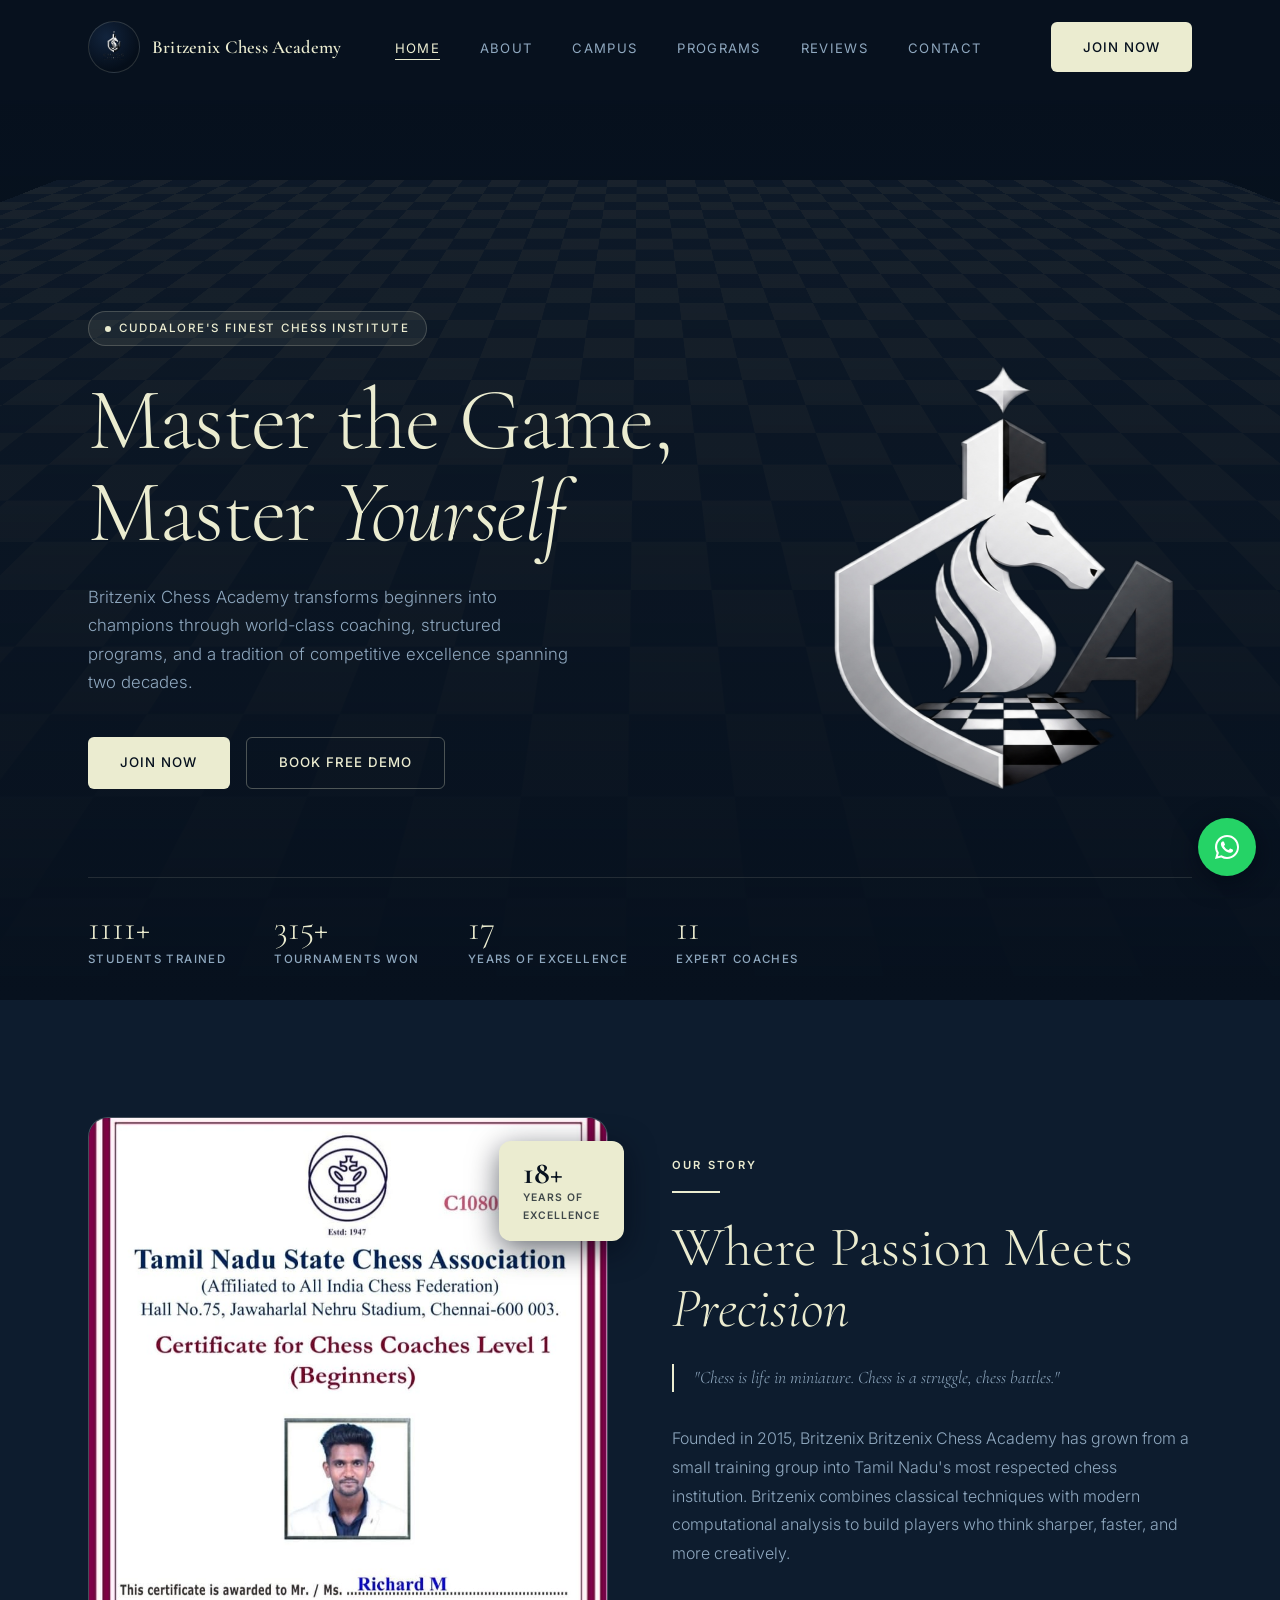
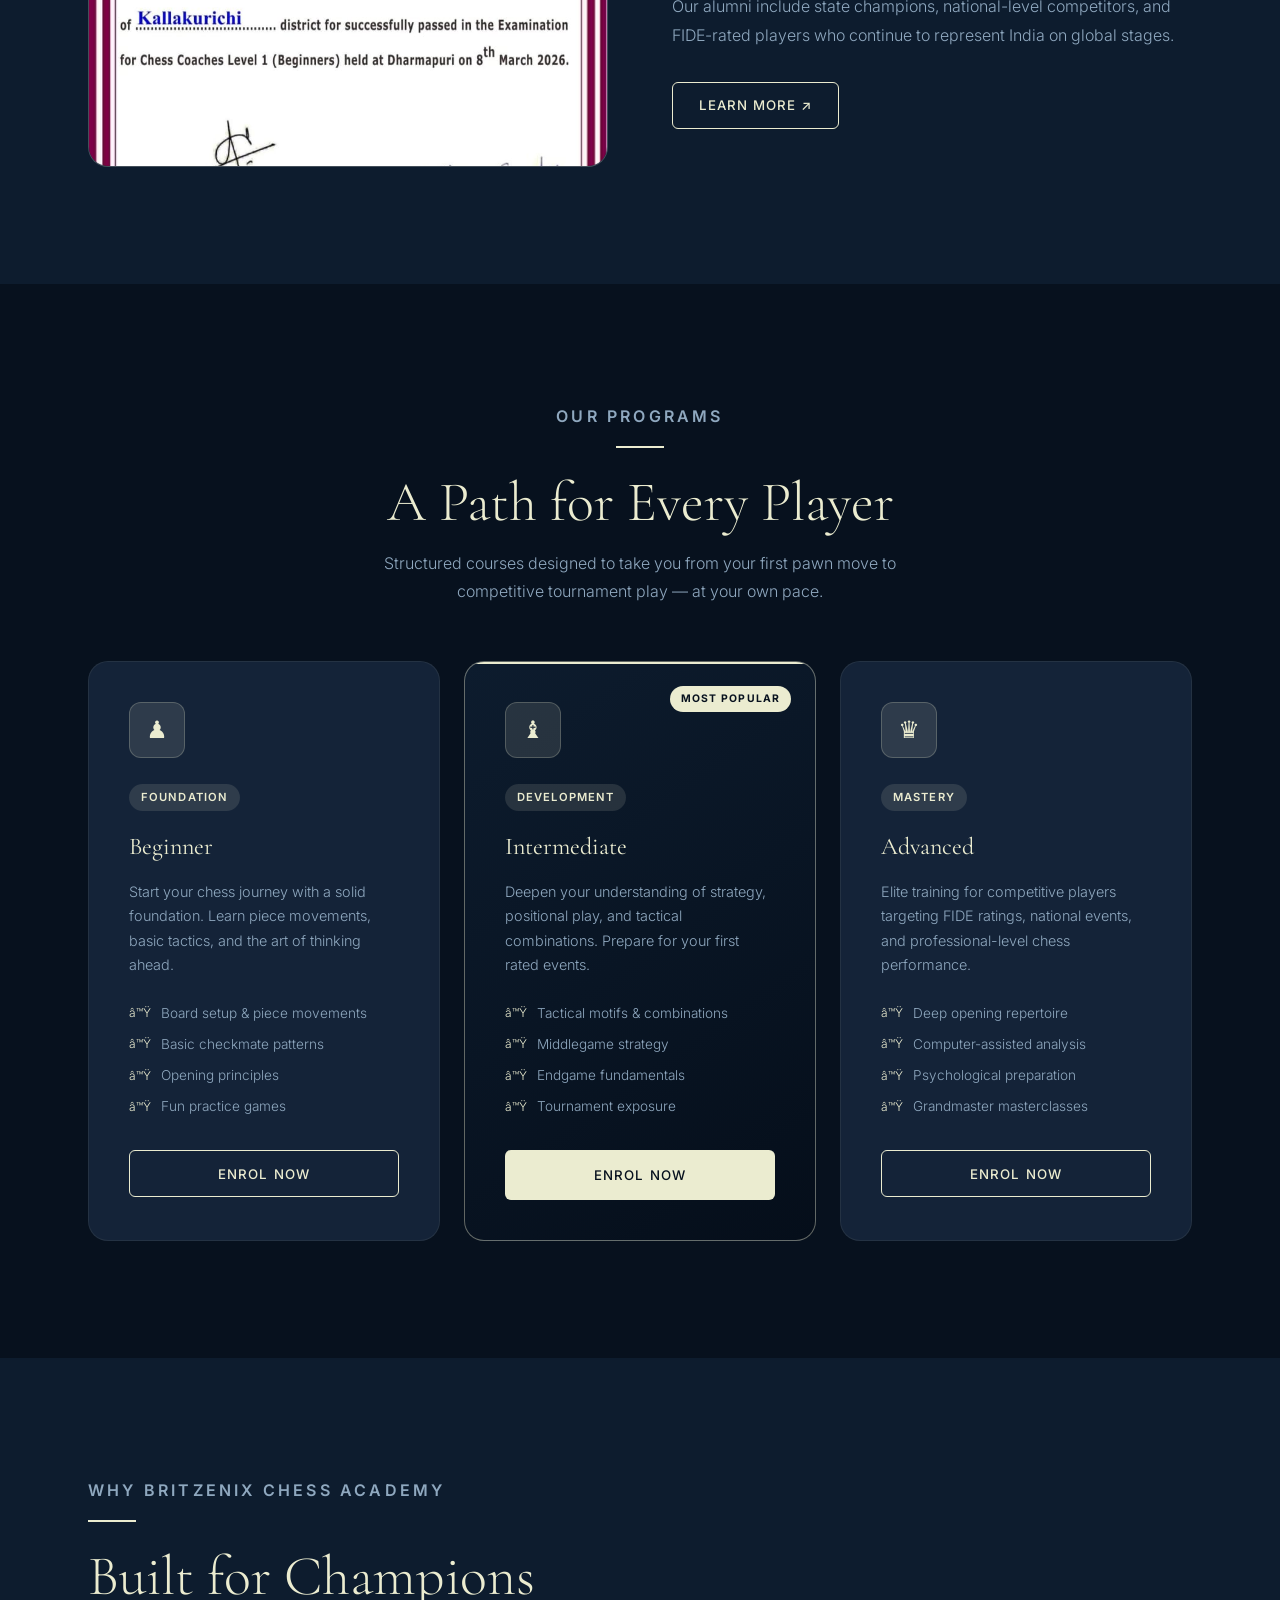
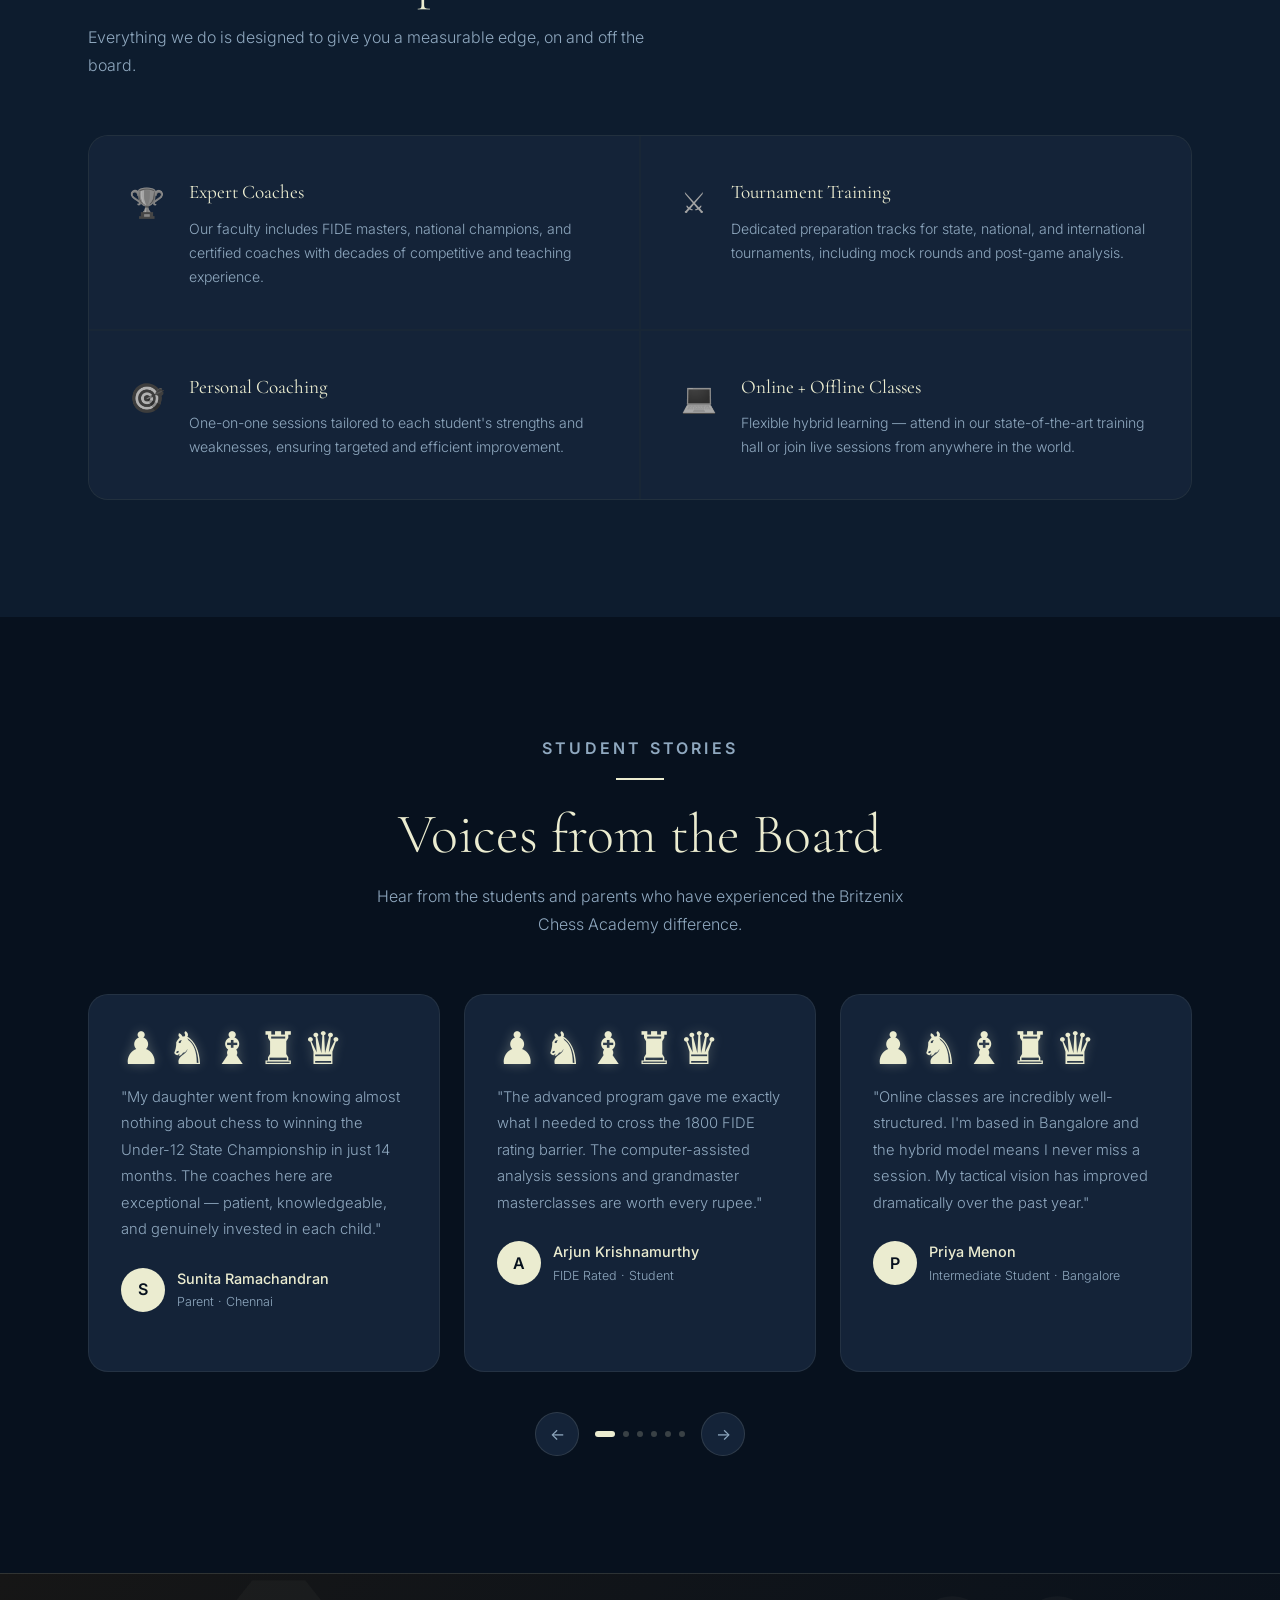
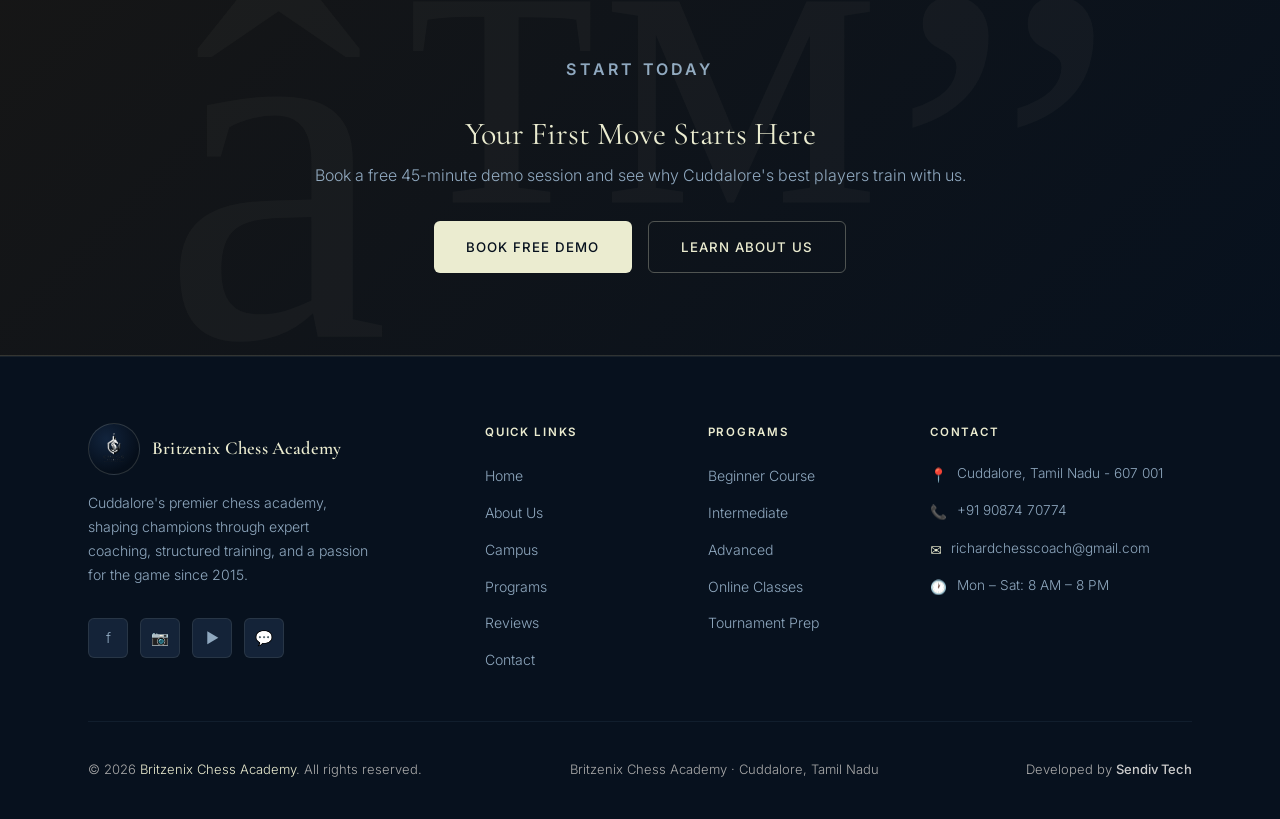
<file: index.html>
<!DOCTYPE html>
<html lang="en">
<head>
  <meta charset="UTF-8" />
  <meta name="viewport" content="width=device-width, initial-scale=1.0" />
  <meta name="description" content="Britzenix Chess Academy — India's premier chess training institute. Expert coaches, tournament preparation, and personalised coaching for all levels." />
  <title>Britzenix Chess Academy — Master the Game</title>
  <link rel="stylesheet" href="style.css" />
  <link rel="icon" href="chesslogo.png" />
</head>
<body>

<!-- Global floating chess-piece background layer (behind everything) -->
<div class="piece-field" aria-hidden="true"></div>

<!-- WhatsApp floating action button -->
<a class="whatsapp-float" href="https://wa.me/919087470774?text=Hi%2C%20I%27m%20interested%20in%20Chess%20Academy" target="_blank" rel="noopener" aria-label="Chat with Britzenix on WhatsApp">
  <span class="whatsapp-tooltip">Chat with us</span>
  <svg viewBox="0 0 32 32" fill="none" xmlns="http://www.w3.org/2000/svg" aria-hidden="true">
    <path d="M16.004 3.2c-7.07 0-12.8 5.73-12.8 12.8 0 2.258.59 4.464 1.71 6.41L3.2 28.8l6.55-1.68a12.74 12.74 0 0 0 6.25 1.64h.005c7.068 0 12.797-5.73 12.797-12.8 0-3.418-1.332-6.633-3.75-9.05a12.71 12.71 0 0 0-9.048-3.71Zm0 23.42h-.004a10.62 10.62 0 0 1-5.41-1.482l-.388-.23-3.886.998 1.037-3.79-.253-.39a10.6 10.6 0 0 1-1.626-5.728c0-5.866 4.773-10.638 10.634-10.638 2.84 0 5.51 1.108 7.518 3.118a10.56 10.56 0 0 1 3.11 7.524c0 5.866-4.773 10.618-10.732 10.618Zm5.83-7.954c-.32-.16-1.89-.932-2.183-1.04-.293-.107-.506-.16-.72.16-.213.32-.825 1.04-1.012 1.254-.187.213-.373.24-.693.08-.32-.16-1.35-.498-2.572-1.587-.95-.848-1.592-1.895-1.78-2.215-.186-.32-.02-.493.14-.652.144-.143.32-.373.48-.56.16-.187.213-.32.32-.534.106-.213.053-.4-.027-.56-.08-.16-.72-1.735-.987-2.376-.26-.624-.524-.54-.72-.55l-.613-.01c-.213 0-.56.08-.853.4-.293.32-1.12 1.094-1.12 2.67 0 1.574 1.146 3.094 1.306 3.307.16.213 2.255 3.443 5.464 4.83.763.33 1.36.527 1.825.674.767.244 1.466.21 2.018.127.616-.092 1.89-.773 2.157-1.52.267-.747.267-1.387.187-1.52-.08-.134-.293-.214-.613-.374Z" fill="#fff"/>
  </svg>
</a>


<!-- ── NAVBAR ──────────────────────────────────────────────── -->
<nav class="navbar" role="navigation" aria-label="Main navigation">
  <div class="container navbar-inner">
    <a href="index.html" class="nav-logo" aria-label="Britzenix Chess Academy Home">
      <div class="nav-logo-icon"><img src="chesslogo.png" alt="Britzenix Chess Academy Logo"></div>
      <span class="nav-logo-text">Britzenix <span>Chess Academy</span></span>
    </a>
    <ul class="nav-menu" role="list">
      <li><a href="index.html"   class="nav-link">Home</a></li>
      <li><a href="about.html"   class="nav-link">About</a></li>
      <li><a href="campus.html"  class="nav-link">Campus</a></li>
      <li><a href="#programs"    class="nav-link">Programs</a></li>
      <li><a href="reviews.html" class="nav-link">Reviews</a></li>
      <li><a href="contact.html" class="nav-link">Contact</a></li>
    </ul>
    <a href="contact.html" class="btn btn-gold nav-cta">Join Now</a>
    <button class="hamburger" aria-label="Toggle menu" aria-expanded="false">
      <span></span><span></span><span></span>
    </button>
  </div>
</nav>

<!-- ── MOBILE NAV ──────────────────────────────────────────── -->
<nav class="mobile-nav" aria-label="Mobile navigation">
  <a href="index.html"   class="nav-link">Home</a>
  <a href="about.html"   class="nav-link">About</a>
  <a href="campus.html"  class="nav-link">Campus</a>
  <a href="#programs"    class="nav-link">Programs</a>
  <a href="reviews.html" class="nav-link">Reviews</a>
  <a href="contact.html" class="nav-link">Contact</a>
  <a href="contact.html" class="btn btn-gold" style="margin-top:.5rem">Join Now</a>
</nav>

<!-- ── HERO ────────────────────────────────────────────────── -->
<section class="hero" aria-label="Hero">
  <div class="board-3d-stage" aria-hidden="true">
    <div class="board-3d-plane"></div>
  </div>
  <div class="hero-overlay"></div>

  <div class="container" style="position:relative;z-index:1;width:100%">
    <div class="hero-content">
      <div class="hero-badge">
        <div class="hero-badge-dot"></div>
        <span>Cuddalore's Finest Chess Institute</span>
      </div>
      <h1 class="display-xl hero-heading">
        Master the Game,<br>
        Master <em>Yourself</em>
      </h1>
      <p class="hero-subtext">
        Britzenix Chess Academy transforms beginners into champions through world-class coaching, structured programs, and a tradition of competitive excellence spanning two decades.
      </p>
      <div class="hero-actions">
        <a href="contact.html" class="btn btn-gold">Join Now</a>
        <a href="contact.html#demo" class="btn btn-outline">Book Free Demo</a>
      </div>
      <div >
        <img class="hero1-logo" src="chesslogo2.png" alt="Britzenix Chess Academy Logo" width="250" height="300">
      </div>
    </div>
  </div>

  <div class="hero-stats">
    <div class="container">
      <div class="hero-stats-inner">
        <div>
          <div class="hero-stat-num" data-count="1200" data-suffix="+">1200+</div>
          <div class="hero-stat-label">Students Trained</div>
        </div>
        <div>
          <div class="hero-stat-num" data-count="340" data-suffix="+">340+</div>
          <div class="hero-stat-label">Tournaments Won</div>
        </div>
        <div>
          <div class="hero-stat-num" data-count="18" data-suffix="">18</div>
          <div class="hero-stat-label">Years of Excellence</div>
        </div>
        <div>
          <div class="hero-stat-num" data-count="12" data-suffix="">12</div>
          <div class="hero-stat-label">Expert Coaches</div>
        </div>
      </div>
    </div>
  </div>
</section>

<!-- ── ABOUT PREVIEW ───────────────────────────────────────── -->
<section class="section about-preview">
  <div class="container">
    <div class="grid-2">
      <div class="about-image-wrap reveal-left">
        <div class="about-image-frame">
          
          <div><img src="chess1.jpeg" alt="About Britzenix Chess Academy"></div>
        </div>
        <div class="about-corner">
          <div class="about-corner-num">18+</div>
          <div class="about-corner-label">Years of<br>Excellence</div>
        </div>
      </div>
      <div class="about-text-wrap reveal-right">
        <p class="section-label">Our Story</p>
        <div class="gold-line"></div>
        <h2 class="display-lg">Where Passion Meets <em style="font-style:italic;color:var(--gold)">Precision</em></h2>
        <blockquote class="about-quote">
          "Chess is life in miniature. Chess is a struggle, chess battles."
        </blockquote>
        <p style="color:var(--ivory-dim);margin-bottom:1.5rem;line-height:1.8">
          Founded in 2015, Britzenix Britzenix Chess Academy has grown from a small training group into Tamil Nadu's most respected chess institution. Britzenix combines classical techniques with modern computational analysis to build players who think sharper, faster, and more creatively.
        </p>
        <p style="color:var(--ivory-dim);margin-bottom:2rem;line-height:1.8">
          Our alumni include state champions, national-level competitors, and FIDE-rated players who continue to represent India on global stages.
        </p>
        <a href="about.html" class="btn btn-ghost">Learn More ↗</a>
      </div>
    </div>
  </div>
</section>

<!-- ── PROGRAMS ────────────────────────────────────────────── -->
<section class="section programs" id="programs">
  <div class="container">
    <div class="section-header center reveal">
      <p class="section-label">Our Programs</p>
      <div class="gold-line center"></div>
      <h2 class="display-lg">A Path for Every Player</h2>
      <p>Structured courses designed to take you from your first pawn move to competitive tournament play — at your own pace.</p>
    </div>

    <div class="grid-3">
      <!-- Beginner -->
      <div class="program-card reveal delay-1">
        <div class="program-icon">♟</div>
        <span class="program-tag">Foundation</span>
        <h3 class="program-title">Beginner</h3>
        <p class="program-desc">Start your chess journey with a solid foundation. Learn piece movements, basic tactics, and the art of thinking ahead.</p>
        <ul class="program-features">
          <li class="program-feature">Board setup & piece movements</li>
          <li class="program-feature">Basic checkmate patterns</li>
          <li class="program-feature">Opening principles</li>
          <li class="program-feature">Fun practice games</li>
        </ul>
        <a href="contact.html" class="btn btn-ghost" style="width:100%;justify-content:center">Enrol Now</a>
      </div>

      <!-- Intermediate — featured -->
      <div class="program-card featured reveal delay-2">
        <div class="featured-badge">Most Popular</div>
        <div class="program-icon">♝</div>
        <span class="program-tag">Development</span>
        <h3 class="program-title">Intermediate</h3>
        <p class="program-desc">Deepen your understanding of strategy, positional play, and tactical combinations. Prepare for your first rated events.</p>
        <ul class="program-features">
          <li class="program-feature">Tactical motifs & combinations</li>
          <li class="program-feature">Middlegame strategy</li>
          <li class="program-feature">Endgame fundamentals</li>
          <li class="program-feature">Tournament exposure</li>
        </ul>
        <a href="contact.html" class="btn btn-gold" style="width:100%;justify-content:center">Enrol Now</a>
      </div>

      <!-- Advanced -->
      <div class="program-card reveal delay-3">
        <div class="program-icon">♛</div>
        <span class="program-tag">Mastery</span>
        <h3 class="program-title">Advanced</h3>
        <p class="program-desc">Elite training for competitive players targeting FIDE ratings, national events, and professional-level chess performance.</p>
        <ul class="program-features">
          <li class="program-feature">Deep opening repertoire</li>
          <li class="program-feature">Computer-assisted analysis</li>
          <li class="program-feature">Psychological preparation</li>
          <li class="program-feature">Grandmaster masterclasses</li>
        </ul>
        <a href="contact.html" class="btn btn-ghost" style="width:100%;justify-content:center">Enrol Now</a>
      </div>
    </div>
  </div>
</section>

<!-- ── WHY CHOOSE US ────────────────────────────────────────── -->
<section class="section why">
  <div class="container">
    <div class="section-header reveal">
      <p class="section-label">Why Britzenix Chess Academy</p>
      <div class="gold-line"></div>
      <h2 class="display-lg">Built for Champions</h2>
      <p>Everything we do is designed to give you a measurable edge, on and off the board.</p>
    </div>

    <div class="why-grid reveal">
      <div class="why-item">
        <div class="why-icon">🏆</div>
        <div>
          <h3 class="why-item-title">Expert Coaches</h3>
          <p class="why-item-desc">Our faculty includes FIDE masters, national champions, and certified coaches with decades of competitive and teaching experience.</p>
        </div>
      </div>
      <div class="why-item">
        <div class="why-icon">⚔️</div>
        <div>
          <h3 class="why-item-title">Tournament Training</h3>
          <p class="why-item-desc">Dedicated preparation tracks for state, national, and international tournaments, including mock rounds and post-game analysis.</p>
        </div>
      </div>
      <div class="why-item">
        <div class="why-icon">🎯</div>
        <div>
          <h3 class="why-item-title">Personal Coaching</h3>
          <p class="why-item-desc">One-on-one sessions tailored to each student's strengths and weaknesses, ensuring targeted and efficient improvement.</p>
        </div>
      </div>
      <div class="why-item">
        <div class="why-icon">💻</div>
        <div>
          <h3 class="why-item-title">Online + Offline Classes</h3>
          <p class="why-item-desc">Flexible hybrid learning — attend in our state-of-the-art training hall or join live sessions from anywhere in the world.</p>
        </div>
      </div>
    </div>
  </div>
</section>

<!-- ── TESTIMONIALS ─────────────────────────────────────────── -->
<section class="section testimonials">
  <div class="container">
    <div class="section-header center reveal">
      <p class="section-label">Student Stories</p>
      <div class="gold-line center"></div>
      <h2 class="display-lg">Voices from the Board</h2>
      <p>Hear from the students and parents who have experienced the Britzenix Chess Academy difference.</p>
    </div>

    <div class="testimonial-slider reveal">
      <div class="testimonial-track-wrap">
        <div class="testimonial-track">

          <div class="testimonial-card">
            <div data-piece-rating="5"></div>
            <p class="testi-text">"My daughter went from knowing almost nothing about chess to winning the Under-12 State Championship in just 14 months. The coaches here are exceptional — patient, knowledgeable, and genuinely invested in each child."</p>
            <div class="testi-author">
              <div class="testi-avatar">S</div>
              <div>
                <div class="testi-name">Sunita Ramachandran</div>
                <div class="testi-role">Parent · Chennai</div>
              </div>
            </div>
          </div>

          <div class="testimonial-card">
            <div data-piece-rating="5"></div>
            <p class="testi-text">"The advanced program gave me exactly what I needed to cross the 1800 FIDE rating barrier. The computer-assisted analysis sessions and grandmaster masterclasses are worth every rupee."</p>
            <div class="testi-author">
              <div class="testi-avatar">A</div>
              <div>
                <div class="testi-name">Arjun Krishnamurthy</div>
                <div class="testi-role">FIDE Rated · Student</div>
              </div>
            </div>
          </div>

          <div class="testimonial-card">
            <div data-piece-rating="5"></div>
            <p class="testi-text">"Online classes are incredibly well-structured. I'm based in Bangalore and the hybrid model means I never miss a session. My tactical vision has improved dramatically over the past year."</p>
            <div class="testi-author">
              <div class="testi-avatar">P</div>
              <div>
                <div class="testi-name">Priya Menon</div>
                <div class="testi-role">Intermediate Student · Bangalore</div>
              </div>
            </div>
          </div>

          <div class="testimonial-card">
            <div data-piece-rating="5"></div>
            <p class="testi-text">"I joined as a complete beginner at age 35 and the coaches made me feel completely at home. Chess has transformed how I think at work and in daily life. Highly recommended for adults too!"</p>
            <div class="testi-author">
              <div class="testi-avatar">K</div>
              <div>
                <div class="testi-name">Karthik Iyer</div>
                <div class="testi-role">Adult Learner · Chennai</div>
              </div>
            </div>
          </div>

          <div class="testimonial-card">
            <div data-piece-rating="5"></div>
            <p class="testi-text">"The tournament preparation program is outstanding. Coach Rajesh personally reviewed every one of my critical games before the national championship. I finished in the top 10, the best result of my career."</p>
            <div class="testi-author">
              <div class="testi-avatar">V</div>
              <div>
                <div class="testi-name">Vishal Nair</div>
                <div class="testi-role">National Competitor</div>
              </div>
            </div>
          </div>

          <div class="testimonial-card">
            <div data-piece-rating="5"></div>
            <p class="testi-text">"My twin boys have been here for two years and the discipline, focus, and strategic thinking they've developed extends far beyond chess. Their teachers at school have noticed a remarkable improvement in concentration."</p>
            <div class="testi-author">
              <div class="testi-avatar">M</div>
              <div>
                <div class="testi-name">Meera Balakrishnan</div>
                <div class="testi-role">Parent Cuddalore</div>
              </div>
            </div>
          </div>

        </div>
      </div>

      <div class="slider-controls">
        <button class="slider-btn prev" aria-label="Previous testimonials">←</button>
        <div class="slider-dots" role="tablist" aria-label="Slider navigation"></div>
        <button class="slider-btn next" aria-label="Next testimonials">→</button>
      </div>
    </div>
  </div>
</section>

<!-- ── CTA BANNER ───────────────────────────────────────────── -->
<section class="cta-banner reveal">
  <div class="container">
    <p class="section-label">Start Today</p>
    <h2 class="display-md" style="color:var(--ivory);margin:.75rem 0 .5rem">Your First Move Starts Here</h2>
    <p>Book a free 45-minute demo session and see why Cuddalore's best players train with us.</p>
    <div style="display:flex;gap:1rem;justify-content:center;flex-wrap:wrap">
      <a href="contact.html" class="btn btn-gold">Book Free Demo</a>
      <a href="about.html"   class="btn btn-outline">Learn About Us</a>
    </div>
  </div>
</section>

<!-- ── FOOTER ───────────────────────────────────────────────── -->
<footer class="footer">
  <div class="container">
    <div class="footer-grid">
      <div class="footer-brand">
        <div class="nav-logo" style="margin-bottom:.5rem">
          <div class="nav-logo-icon"><img src="chesslogo.png" alt="Britzenix Chess Academy Logo"></div>
          <span class="nav-logo-text">Britzenix <span>Chess Academy</span></span>
        </div>
        <p>Cuddalore's premier chess academy, shaping champions through expert coaching, structured training, and a passion for the game since 2015.</p>
        <div class="social-links">
          <a href="#" class="social-link" aria-label="Facebook">f</a>
          <a href="#" class="social-link" aria-label="Instagram">📷</a>
          <a href="#" class="social-link" aria-label="YouTube">▶</a>
          <a href="#" class="social-link" aria-label="WhatsApp">💬</a>
        </div>
      </div>
      <div>
        <p class="footer-heading">Quick Links</p>
        <ul class="footer-links">
          <li><a href="index.html"   class="footer-link">Home</a></li>
          <li><a href="about.html"   class="footer-link">About Us</a></li>
          <li><a href="campus.html"  class="footer-link">Campus</a></li>
          <li><a href="#programs"    class="footer-link">Programs</a></li>
          <li><a href="reviews.html" class="footer-link">Reviews</a></li>
          <li><a href="contact.html" class="footer-link">Contact</a></li>
        </ul>
      </div>
      <div>
        <p class="footer-heading">Programs</p>
        <ul class="footer-links">
          <li><a href="contact.html" class="footer-link">Beginner Course</a></li>
          <li><a href="contact.html" class="footer-link">Intermediate</a></li>
          <li><a href="contact.html" class="footer-link">Advanced</a></li>
          <li><a href="contact.html" class="footer-link">Online Classes</a></li>
          <li><a href="contact.html" class="footer-link">Tournament Prep</a></li>
        </ul>
      </div>
      <div>
        <p class="footer-heading">Contact</p>
        <div class="footer-contact-item">
          <span class="footer-contact-icon">📍</span>
          <span>Cuddalore, Tamil Nadu - 607 001</span>
        </div>
        <div class="footer-contact-item">
          <span class="footer-contact-icon">📞</span>
          <span>+91 90874 70774</span>
        </div>
        <div class="footer-contact-item">
          <span class="footer-contact-icon">✉</span>
          <span>richardchesscoach@gmail.com</span>
        </div>
        <div class="footer-contact-item">
          <span class="footer-contact-icon">🕐</span>
          <span>Mon – Sat: 8 AM – 8 PM</span>
        </div>
      </div>
    </div>
    <div class="footer-bottom">
      <p class="footer-copy">© 2026 <span>Britzenix Chess Academy</span>. All rights reserved.</p>
      <p class="footer-copy">Britzenix Chess Academy · Cuddalore, Tamil Nadu</p>
      <p class="footer-copy">Developed by <a href="https://www.sendivtech.in/" target="_blank">Sendiv Tech</a></p>
    </div>
  </div>
</footer>

<script src="script.js"></script>
</body>
</html>
</file>
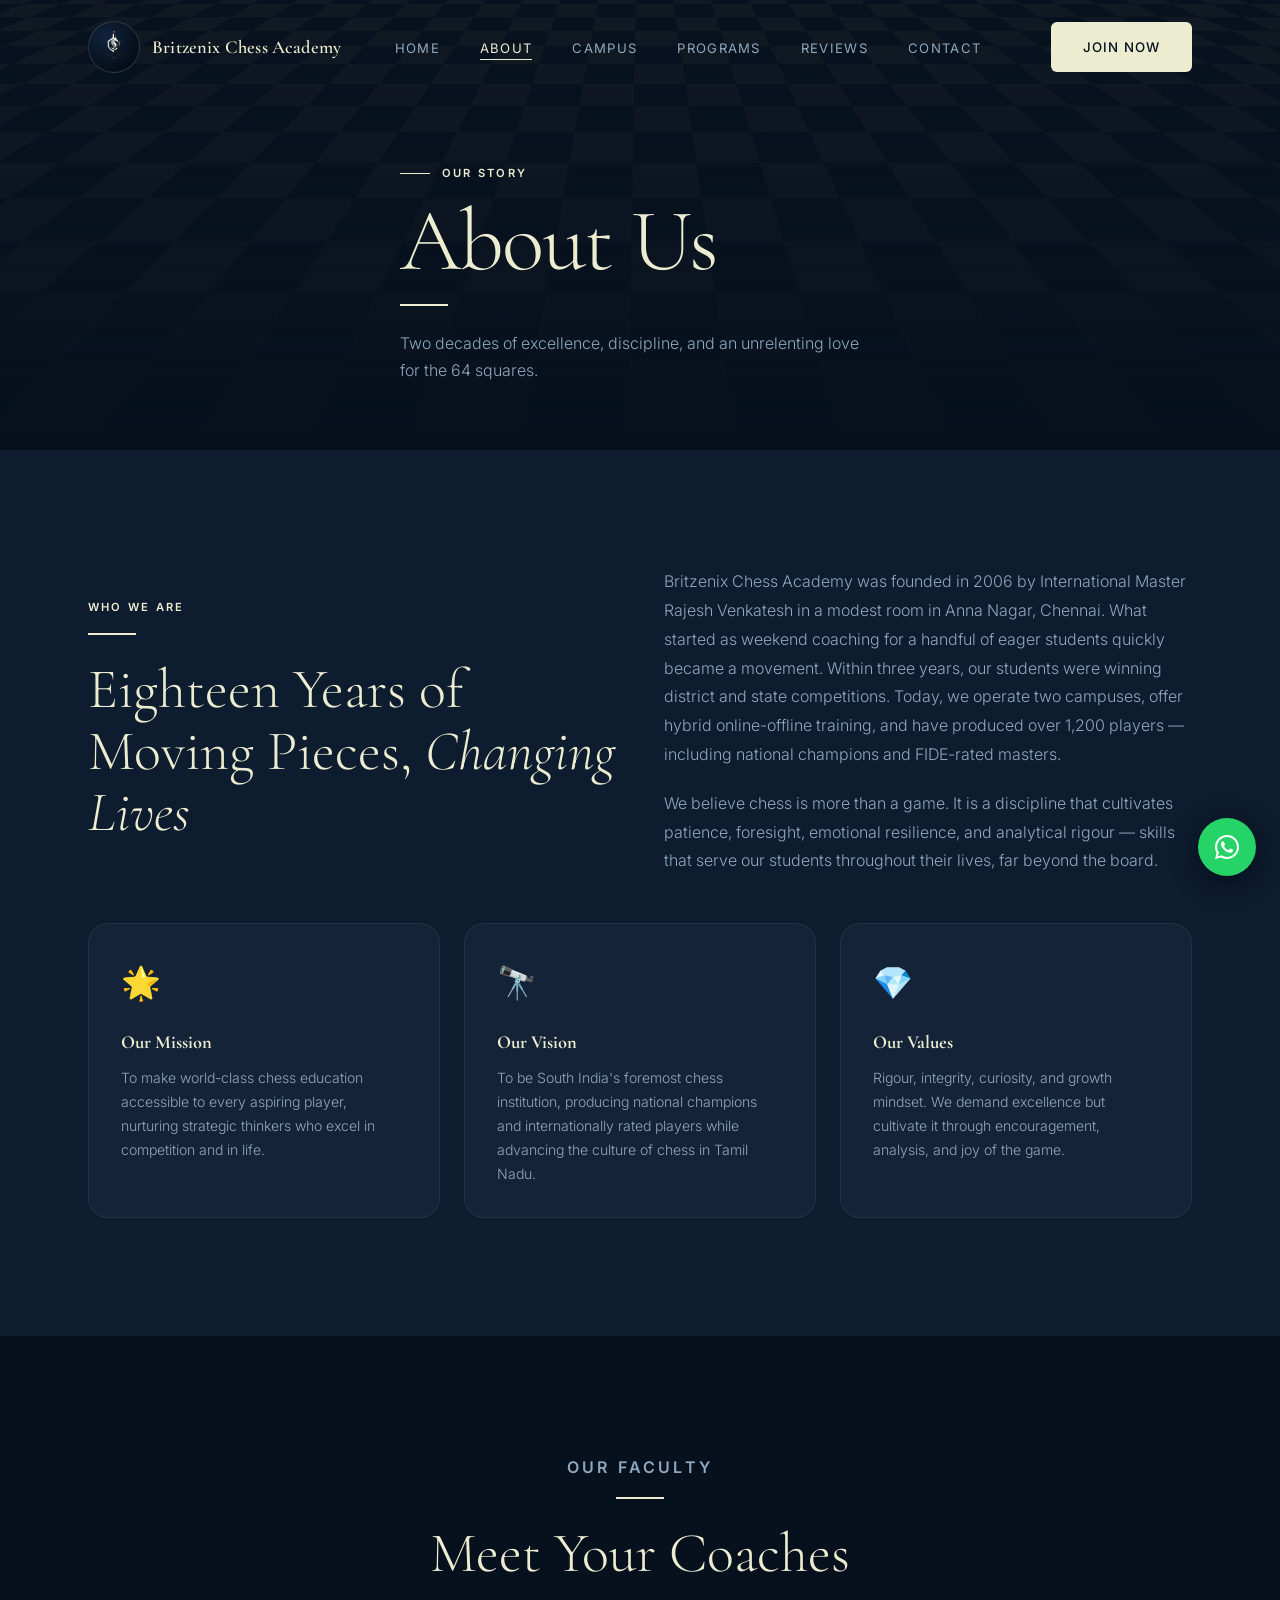
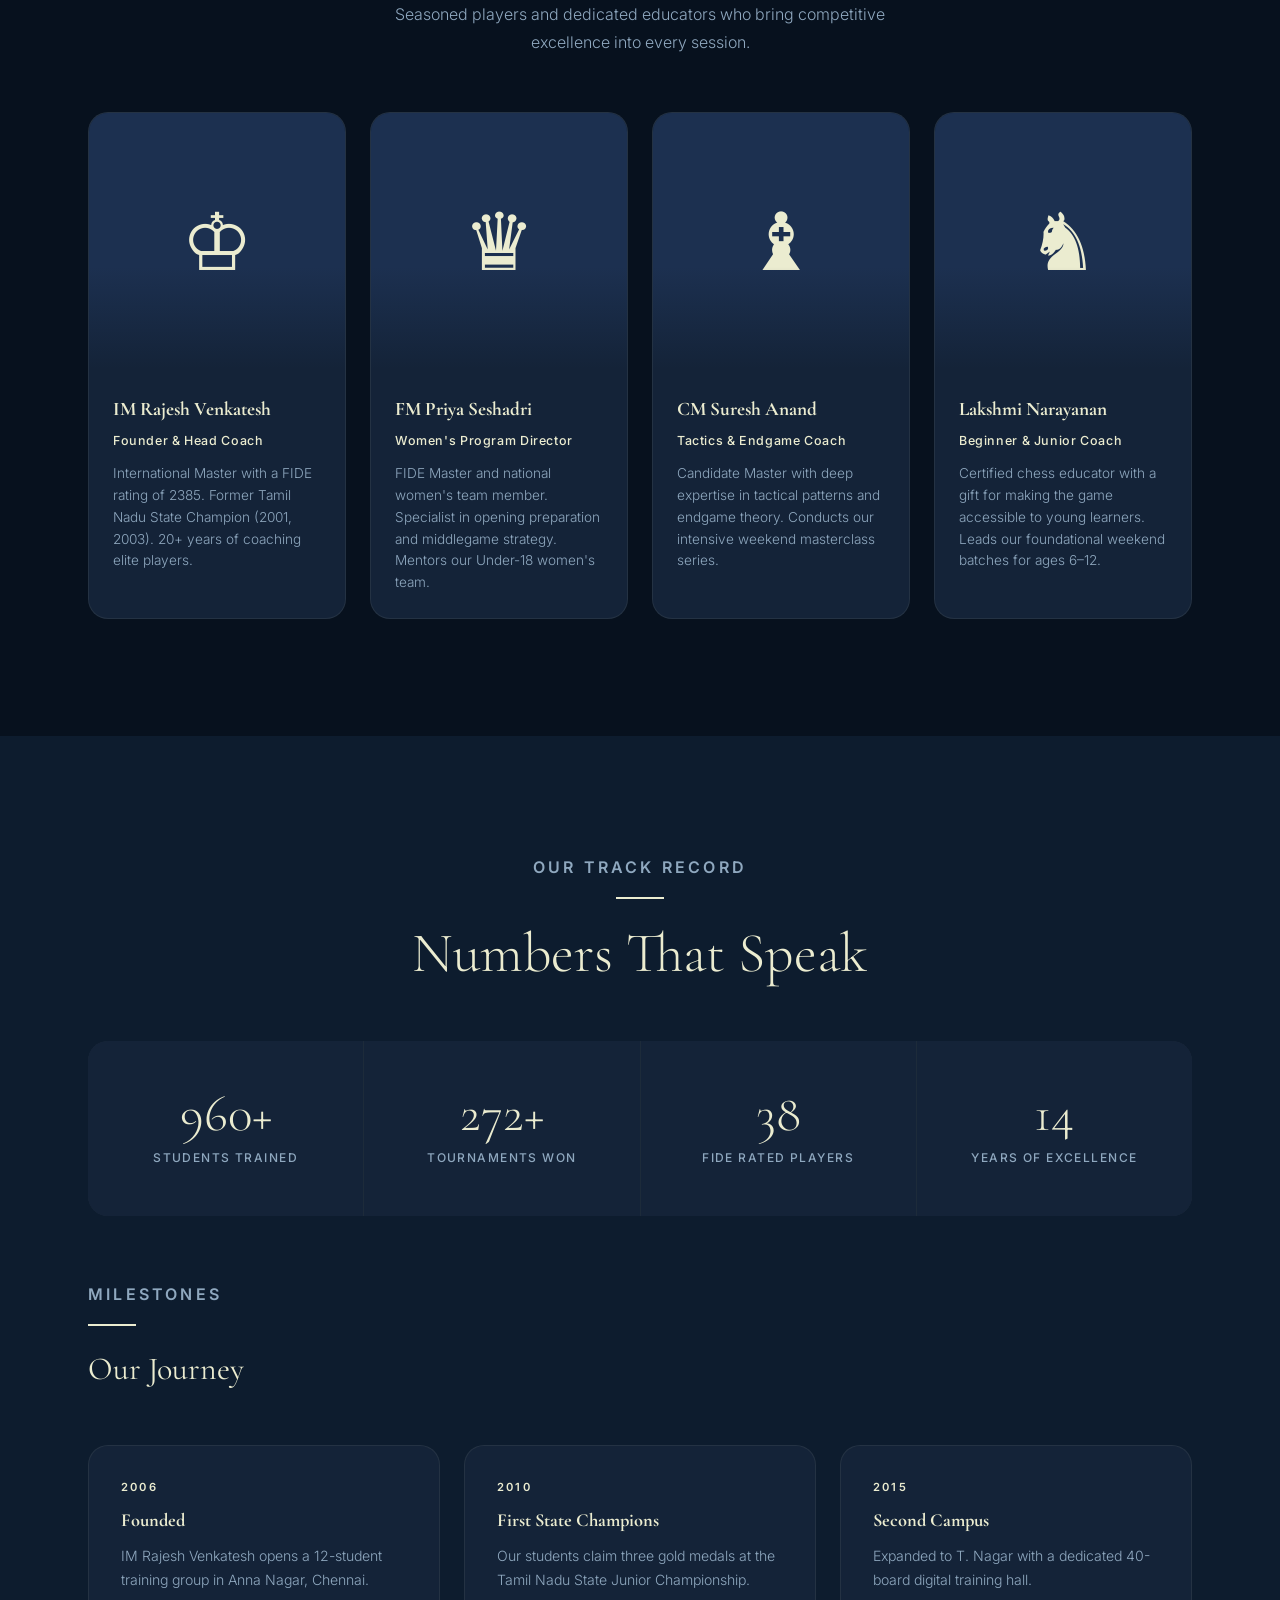
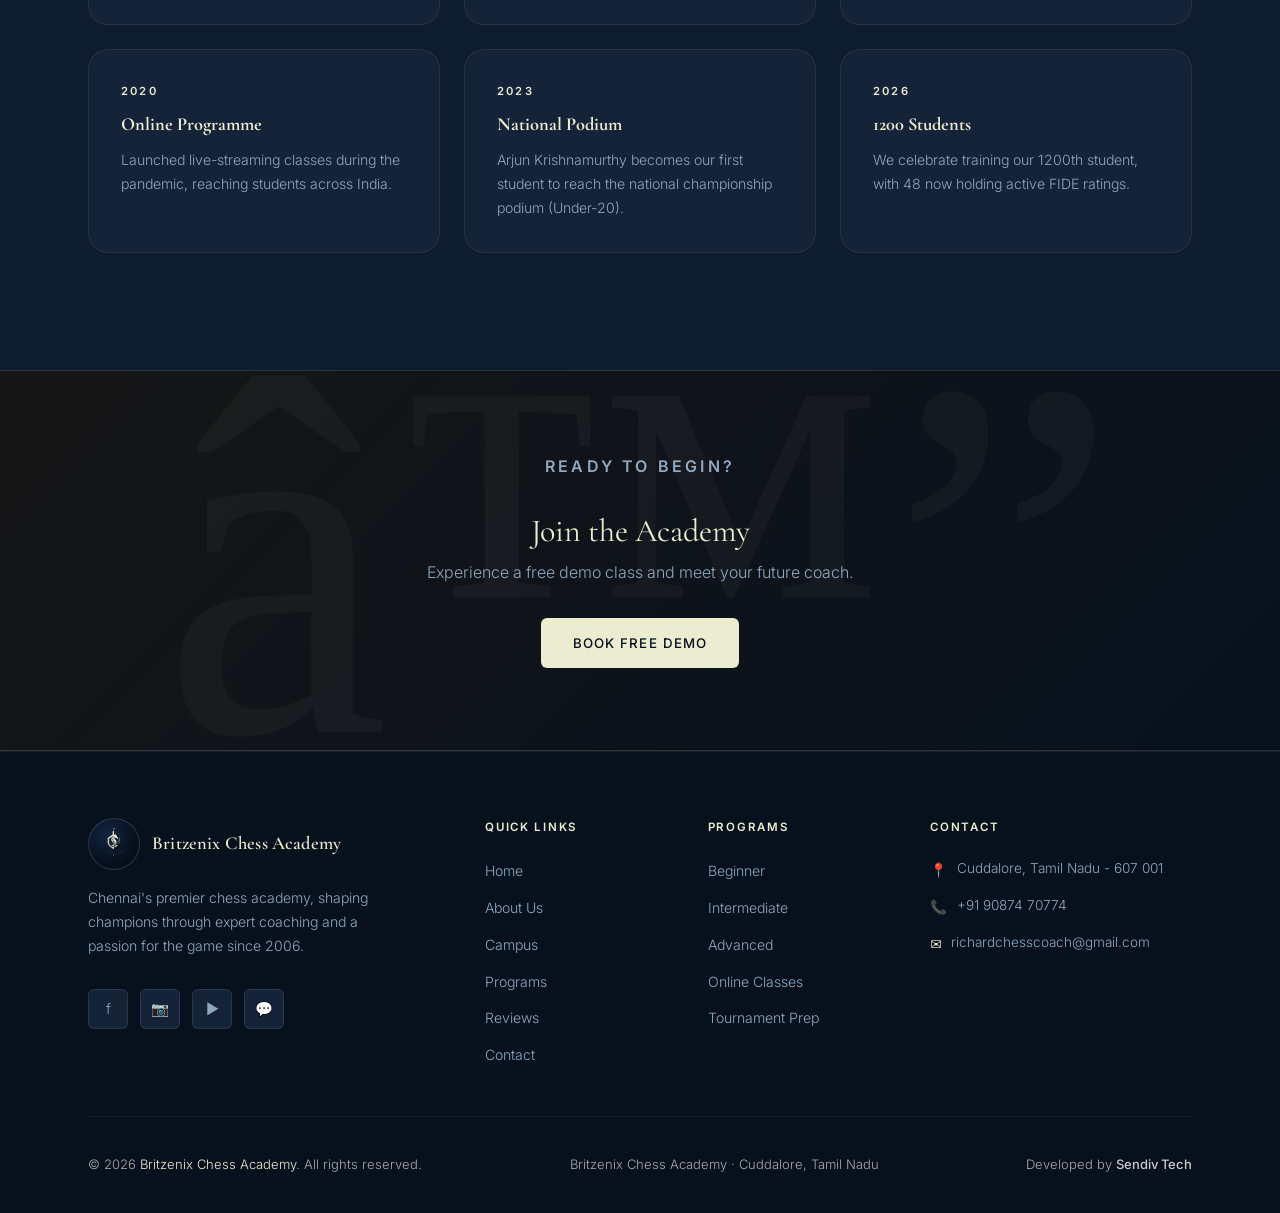
<file: about.html>
<!DOCTYPE html>
<html lang="en">
<head>
  <meta charset="UTF-8" />
  <meta name="viewport" content="width=device-width, initial-scale=1.0" />
  <meta name="description" content="About Britzenix Chess Academy — our story, mission, coaches, and achievements since 2006." />
  <title>About — Britzenix Chess Academy</title>
  <link rel="stylesheet" href="style.css" />
  <link rel="icon" href="chesslogo.png" />
</head>
<body>

<!-- Global floating chess-piece background layer (behind everything) -->
<div class="piece-field" aria-hidden="true"></div>

<!-- WhatsApp floating action button -->
<a class="whatsapp-float" href="https://wa.me/919087470774?text=Hi%2C%20I%27m%20interested%20in%20Chess%20Academy" target="_blank" rel="noopener" aria-label="Chat with Britzenix on WhatsApp">
  <span class="whatsapp-tooltip">Chat with us</span>
  <svg viewBox="0 0 32 32" fill="none" xmlns="http://www.w3.org/2000/svg" aria-hidden="true">
    <path d="M16.004 3.2c-7.07 0-12.8 5.73-12.8 12.8 0 2.258.59 4.464 1.71 6.41L3.2 28.8l6.55-1.68a12.74 12.74 0 0 0 6.25 1.64h.005c7.068 0 12.797-5.73 12.797-12.8 0-3.418-1.332-6.633-3.75-9.05a12.71 12.71 0 0 0-9.048-3.71Zm0 23.42h-.004a10.62 10.62 0 0 1-5.41-1.482l-.388-.23-3.886.998 1.037-3.79-.253-.39a10.6 10.6 0 0 1-1.626-5.728c0-5.866 4.773-10.638 10.634-10.638 2.84 0 5.51 1.108 7.518 3.118a10.56 10.56 0 0 1 3.11 7.524c0 5.866-4.773 10.618-10.732 10.618Zm5.83-7.954c-.32-.16-1.89-.932-2.183-1.04-.293-.107-.506-.16-.72.16-.213.32-.825 1.04-1.012 1.254-.187.213-.373.24-.693.08-.32-.16-1.35-.498-2.572-1.587-.95-.848-1.592-1.895-1.78-2.215-.186-.32-.02-.493.14-.652.144-.143.32-.373.48-.56.16-.187.213-.32.32-.534.106-.213.053-.4-.027-.56-.08-.16-.72-1.735-.987-2.376-.26-.624-.524-.54-.72-.55l-.613-.01c-.213 0-.56.08-.853.4-.293.32-1.12 1.094-1.12 2.67 0 1.574 1.146 3.094 1.306 3.307.16.213 2.255 3.443 5.464 4.83.763.33 1.36.527 1.825.674.767.244 1.466.21 2.018.127.616-.092 1.89-.773 2.157-1.52.267-.747.267-1.387.187-1.52-.08-.134-.293-.214-.613-.374Z" fill="#fff"/>
  </svg>
</a>


<!-- ── NAVBAR ──────────────────────────────────────────────── -->
<nav class="navbar" role="navigation" aria-label="Main navigation">
  <div class="container navbar-inner">
    <a href="index.html" class="nav-logo" aria-label="Britzenix Chess Academy Home">
      <div class="nav-logo-icon"><img src="chesslogo.png" alt="Britzenix Chess Academy Logo"></div>
      <span class="nav-logo-text">Britzenix <span>Chess Academy</span></span>
    </a>
    <ul class="nav-menu" role="list">
      <li><a href="index.html"   class="nav-link">Home</a></li>
      <li><a href="about.html"   class="nav-link active">About</a></li>
      <li><a href="campus.html"  class="nav-link">Campus</a></li>
      <li><a href="index.html#programs" class="nav-link">Programs</a></li>
      <li><a href="reviews.html" class="nav-link">Reviews</a></li>
      <li><a href="contact.html" class="nav-link">Contact</a></li>
    </ul>
    <a href="contact.html" class="btn btn-gold nav-cta">Join Now</a>
    <button class="hamburger" aria-label="Toggle menu">
      <span></span><span></span><span></span>
    </button>
  </div>
</nav>
<nav class="mobile-nav">
  <a href="index.html"   class="nav-link">Home</a>
  <a href="about.html"   class="nav-link">About</a>
  <a href="campus.html"  class="nav-link">Campus</a>
  <a href="index.html#programs" class="nav-link">Programs</a>
  <a href="reviews.html" class="nav-link">Reviews</a>
  <a href="contact.html" class="nav-link">Contact</a>
  <a href="contact.html" class="btn btn-gold" style="margin-top:.5rem">Join Now</a>
</nav>

<!-- ── PAGE HERO ───────────────────────────────────────────── -->
<header class="page-hero">
  <div class="board-3d-stage" aria-hidden="true">
    <div class="board-3d-plane"></div>
  </div>
  <div class="page-hero-overlay"></div>
  <div class="container page-hero-content">
    <p class="page-hero-eyebrow">Our Story</p>
    <h1 class="display-xl">About Us</h1>
    <div class="gold-line" style="margin-top:1rem"></div>
    <p style="color:var(--ivory-dim);max-width:480px;font-size:1rem">
      Two decades of excellence, discipline, and an unrelenting love for the 64 squares.
    </p>
  </div>
</header>

<!-- ── STORY SECTION ────────────────────────────────────────── -->
<section class="section story-section">
  <div class="container">
    <div class="grid-2" style="margin-bottom:3rem">
      <div class="reveal-left">
        <p class="section-label">Who We Are</p>
        <div class="gold-line"></div>
        <h2 class="display-lg">Eighteen Years of Moving Pieces, <em style="color:var(--gold);font-style:italic">Changing Lives</em></h2>
      </div>
      <div class="reveal-right">
        <p style="color:var(--ivory-dim);line-height:1.8;margin-bottom:1.25rem">
          Britzenix Chess Academy was founded in 2006 by International Master Rajesh Venkatesh in a modest room in Anna Nagar, Chennai. What started as weekend coaching for a handful of eager students quickly became a movement. Within three years, our students were winning district and state competitions. Today, we operate two campuses, offer hybrid online-offline training, and have produced over 1,200 players — including national champions and FIDE-rated masters.
        </p>
        <p style="color:var(--ivory-dim);line-height:1.8">
          We believe chess is more than a game. It is a discipline that cultivates patience, foresight, emotional resilience, and analytical rigour — skills that serve our students throughout their lives, far beyond the board.
        </p>
      </div>
    </div>

    <div class="story-cards">
      <div class="story-card reveal delay-1">
        <div class="story-card-icon">🌟</div>
        <h3 class="story-card-title">Our Mission</h3>
        <p class="story-card-text">To make world-class chess education accessible to every aspiring player, nurturing strategic thinkers who excel in competition and in life.</p>
      </div>
      <div class="story-card reveal delay-2">
        <div class="story-card-icon">🔭</div>
        <h3 class="story-card-title">Our Vision</h3>
        <p class="story-card-text">To be South India's foremost chess institution, producing national champions and internationally rated players while advancing the culture of chess in Tamil Nadu.</p>
      </div>
      <div class="story-card reveal delay-3">
        <div class="story-card-icon">💎</div>
        <h3 class="story-card-title">Our Values</h3>
        <p class="story-card-text">Rigour, integrity, curiosity, and growth mindset. We demand excellence but cultivate it through encouragement, analysis, and joy of the game.</p>
      </div>
    </div>
  </div>
</section>

<!-- ── COACHES ──────────────────────────────────────────────── -->
<section class="section coaches-section">
  <div class="container">
    <div class="section-header center reveal">
      <p class="section-label">Our Faculty</p>
      <div class="gold-line center"></div>
      <h2 class="display-lg">Meet Your Coaches</h2>
      <p>Seasoned players and dedicated educators who bring competitive excellence into every session.</p>
    </div>

    <div class="grid-4">

      <div class="coach-card reveal delay-1">
        <div class="coach-avatar">♔</div>
        <div class="coach-info">
          <h3 class="coach-name">IM Rajesh Venkatesh</h3>
          <p class="coach-role">Founder & Head Coach</p>
          <p class="coach-bio">International Master with a FIDE rating of 2385. Former Tamil Nadu State Champion (2001, 2003). 20+ years of coaching elite players.</p>
        </div>
      </div>

      <div class="coach-card reveal delay-2">
        <div class="coach-avatar">♛</div>
        <div class="coach-info">
          <h3 class="coach-name">FM Priya Seshadri</h3>
          <p class="coach-role">Women's Program Director</p>
          <p class="coach-bio">FIDE Master and national women's team member. Specialist in opening preparation and middlegame strategy. Mentors our Under-18 women's team.</p>
        </div>
      </div>

      <div class="coach-card reveal delay-3">
        <div class="coach-avatar">♝</div>
        <div class="coach-info">
          <h3 class="coach-name">CM Suresh Anand</h3>
          <p class="coach-role">Tactics & Endgame Coach</p>
          <p class="coach-bio">Candidate Master with deep expertise in tactical patterns and endgame theory. Conducts our intensive weekend masterclass series.</p>
        </div>
      </div>

      <div class="coach-card reveal delay-4">
        <div class="coach-avatar">♞</div>
        <div class="coach-info">
          <h3 class="coach-name">Lakshmi Narayanan</h3>
          <p class="coach-role">Beginner & Junior Coach</p>
          <p class="coach-bio">Certified chess educator with a gift for making the game accessible to young learners. Leads our foundational weekend batches for ages 6–12.</p>
        </div>
      </div>

    </div>
  </div>
</section>

<!-- ── ACHIEVEMENTS ──────────────────────────────────────────── -->
<section class="section achievements-section">
  <div class="container">
    <div class="section-header center reveal">
      <p class="section-label">Our Track Record</p>
      <div class="gold-line center"></div>
      <h2 class="display-lg">Numbers That Speak</h2>
    </div>

    <div class="stats-grid reveal">
      <div class="stat-box">
        <div class="stat-num" data-count="1200" data-suffix="+">1200+</div>
        <div class="stat-label">Students Trained</div>
      </div>
      <div class="stat-box">
        <div class="stat-num" data-count="340" data-suffix="+">340+</div>
        <div class="stat-label">Tournaments Won</div>
      </div>
      <div class="stat-box">
        <div class="stat-num" data-count="48" data-suffix="">48</div>
        <div class="stat-label">FIDE Rated Players</div>
      </div>
      <div class="stat-box">
        <div class="stat-num" data-count="18" data-suffix="">18</div>
        <div class="stat-label">Years of Excellence</div>
      </div>
    </div>

    <!-- Timeline of milestones -->
    <div style="margin-top:4rem" class="reveal">
      <div class="section-header">
        <p class="section-label">Milestones</p>
        <div class="gold-line"></div>
        <h3 class="display-md">Our Journey</h3>
      </div>
      <div style="display:grid;grid-template-columns:repeat(auto-fit,minmax(260px,1fr));gap:1.5rem;margin-top:1.5rem">
        <div class="story-card">
          <p class="section-label">2006</p>
          <h4 class="story-card-title" style="margin-top:.5rem">Founded</h4>
          <p class="story-card-text">IM Rajesh Venkatesh opens a 12-student training group in Anna Nagar, Chennai.</p>
        </div>
        <div class="story-card">
          <p class="section-label">2010</p>
          <h4 class="story-card-title" style="margin-top:.5rem">First State Champions</h4>
          <p class="story-card-text">Our students claim three gold medals at the Tamil Nadu State Junior Championship.</p>
        </div>
        <div class="story-card">
          <p class="section-label">2015</p>
          <h4 class="story-card-title" style="margin-top:.5rem">Second Campus</h4>
          <p class="story-card-text">Expanded to T. Nagar with a dedicated 40-board digital training hall.</p>
        </div>
        <div class="story-card">
          <p class="section-label">2020</p>
          <h4 class="story-card-title" style="margin-top:.5rem">Online Programme</h4>
          <p class="story-card-text">Launched live-streaming classes during the pandemic, reaching students across India.</p>
        </div>
        <div class="story-card">
          <p class="section-label">2023</p>
          <h4 class="story-card-title" style="margin-top:.5rem">National Podium</h4>
          <p class="story-card-text">Arjun Krishnamurthy becomes our first student to reach the national championship podium (Under-20).</p>
        </div>
        <div class="story-card">
          <p class="section-label">2026</p>
          <h4 class="story-card-title" style="margin-top:.5rem">1200 Students</h4>
          <p class="story-card-text">We celebrate training our 1200th student, with 48 now holding active FIDE ratings.</p>
        </div>
      </div>
    </div>
  </div>
</section>

<!-- ── CTA ──────────────────────────────────────────────────── -->
<section class="cta-banner reveal">
  <div class="container">
    <p class="section-label">Ready to Begin?</p>
    <h2 class="display-md" style="color:var(--ivory);margin:.75rem 0 .5rem">Join the Academy</h2>
    <p>Experience a free demo class and meet your future coach.</p>
    <a href="contact.html" class="btn btn-gold">Book Free Demo</a>
  </div>
</section>

<!-- ── FOOTER ───────────────────────────────────────────────── -->
<footer class="footer">
  <div class="container">
    <div class="footer-grid">
      <div class="footer-brand">
        <div class="nav-logo" style="margin-bottom:.5rem">
          <div class="nav-logo-icon"><img src="chesslogo.png" alt="Britzenix Chess Academy Logo"></div>
          <span class="nav-logo-text">Britzenix <span>Chess Academy</span></span>
        </div>
        <p>Chennai's premier chess academy, shaping champions through expert coaching and a passion for the game since 2006.</p>
        <div class="social-links">
          <a href="#" class="social-link">f</a>
          <a href="#" class="social-link">📷</a>
          <a href="#" class="social-link">▶</a>
          <a href="#" class="social-link">💬</a>
        </div>
      </div>
      <div>
        <p class="footer-heading">Quick Links</p>
        <ul class="footer-links">
          <li><a href="index.html"   class="footer-link">Home</a></li>
          <li><a href="about.html"   class="footer-link">About Us</a></li>
          <li><a href="campus.html"  class="footer-link">Campus</a></li>
          <li><a href="index.html#programs" class="footer-link">Programs</a></li>
          <li><a href="reviews.html" class="footer-link">Reviews</a></li>
          <li><a href="contact.html" class="footer-link">Contact</a></li>
        </ul>
      </div>
      <div>
        <p class="footer-heading">Programs</p>
        <ul class="footer-links">
          <li><a href="contact.html" class="footer-link">Beginner</a></li>
          <li><a href="contact.html" class="footer-link">Intermediate</a></li>
          <li><a href="contact.html" class="footer-link">Advanced</a></li>
          <li><a href="contact.html" class="footer-link">Online Classes</a></li>
          <li><a href="contact.html" class="footer-link">Tournament Prep</a></li>
        </ul>
      </div>
      <div>
        <p class="footer-heading">Contact</p>
        <div class="footer-contact-item"><span class="footer-contact-icon">📍</span><span>Cuddalore, Tamil Nadu - 607 001</span></div>
        <div class="footer-contact-item"><span class="footer-contact-icon">📞</span><span>+91 90874 70774</span></div>
        <div class="footer-contact-item"><span class="footer-contact-icon">✉</span><span>richardchesscoach@gmail.com</span></div>
      </div>
    </div>
    <div class="footer-bottom">
      <p class="footer-copy">© 2026 <span>Britzenix Chess Academy</span>. All rights reserved.</p>
      <p class="footer-copy">Britzenix Chess Academy · Cuddalore, Tamil Nadu</p>
      <p class="footer-copy">Developed by <a href="https://www.sendivtech.in/" target="_blank">Sendiv Tech</a></p>
    </div>
  </div>
</footer>

<script src="script.js"></script>
</body>
</html>
</file>
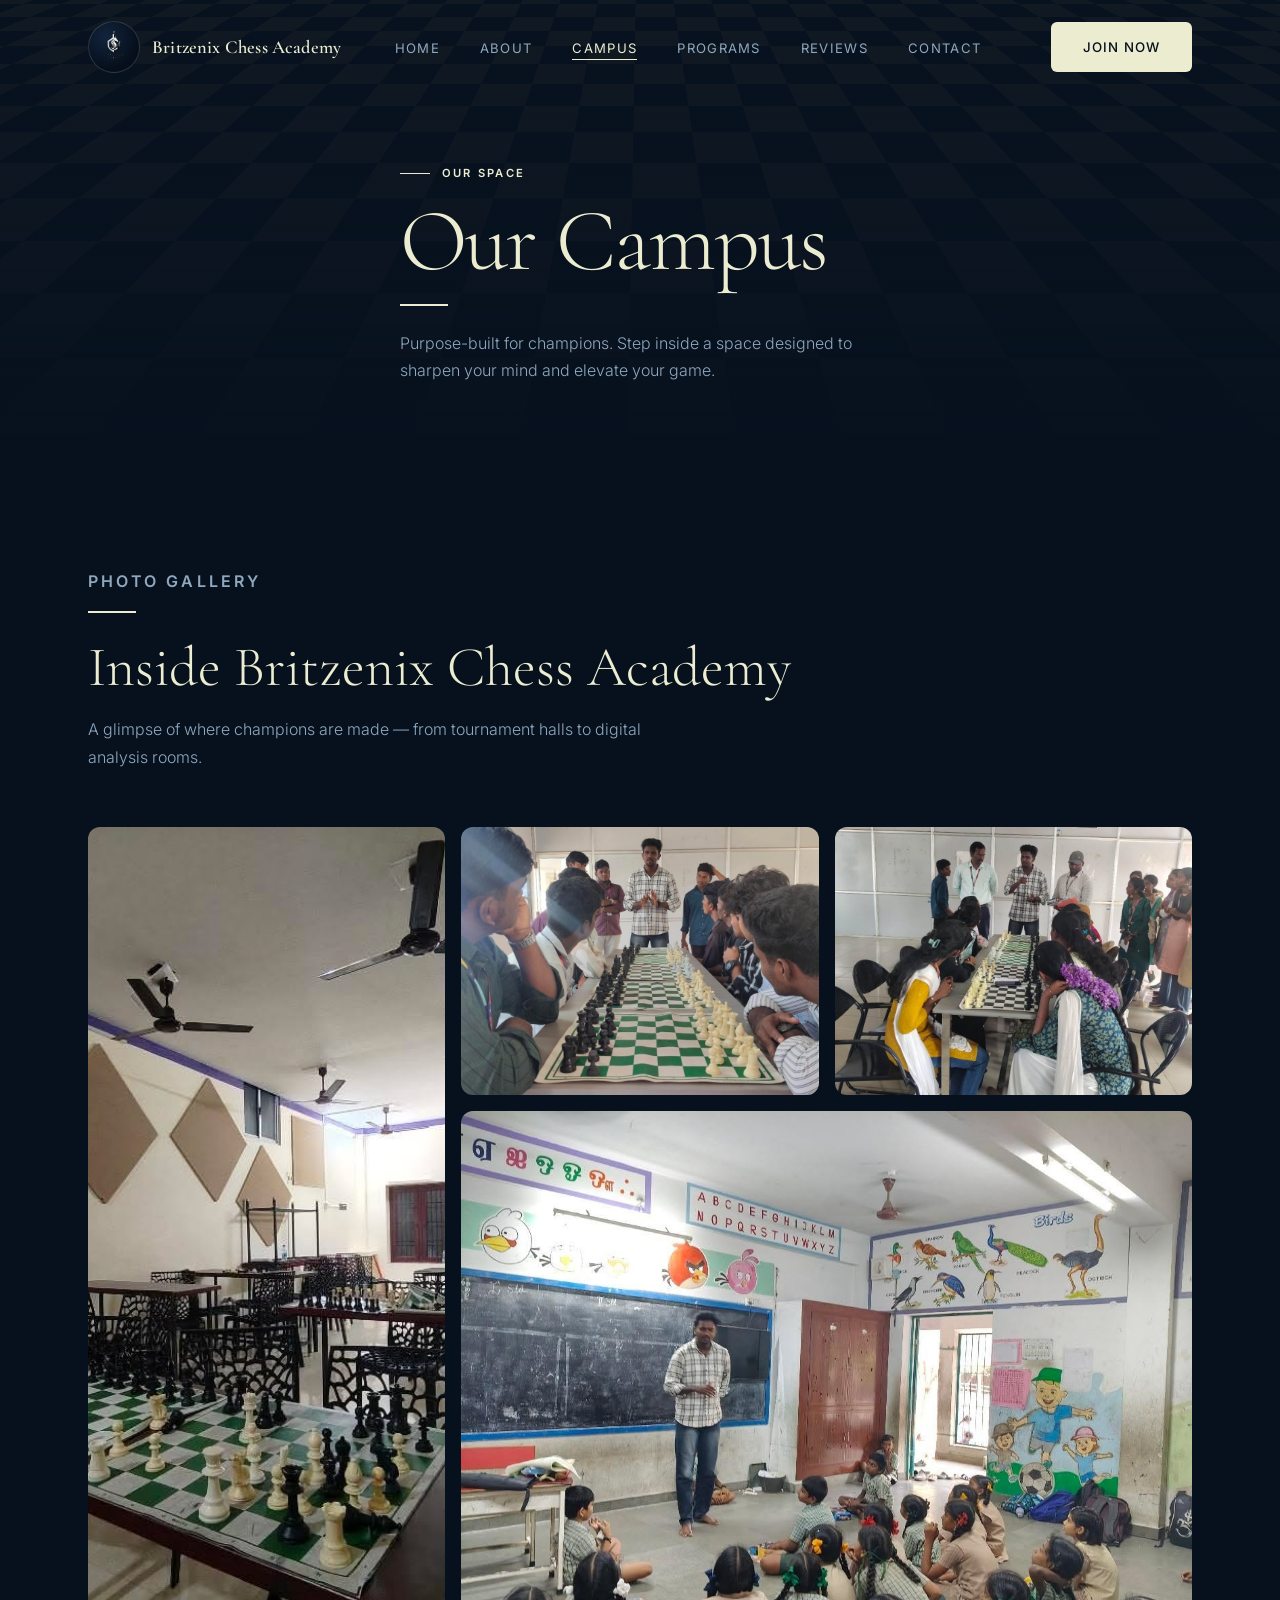
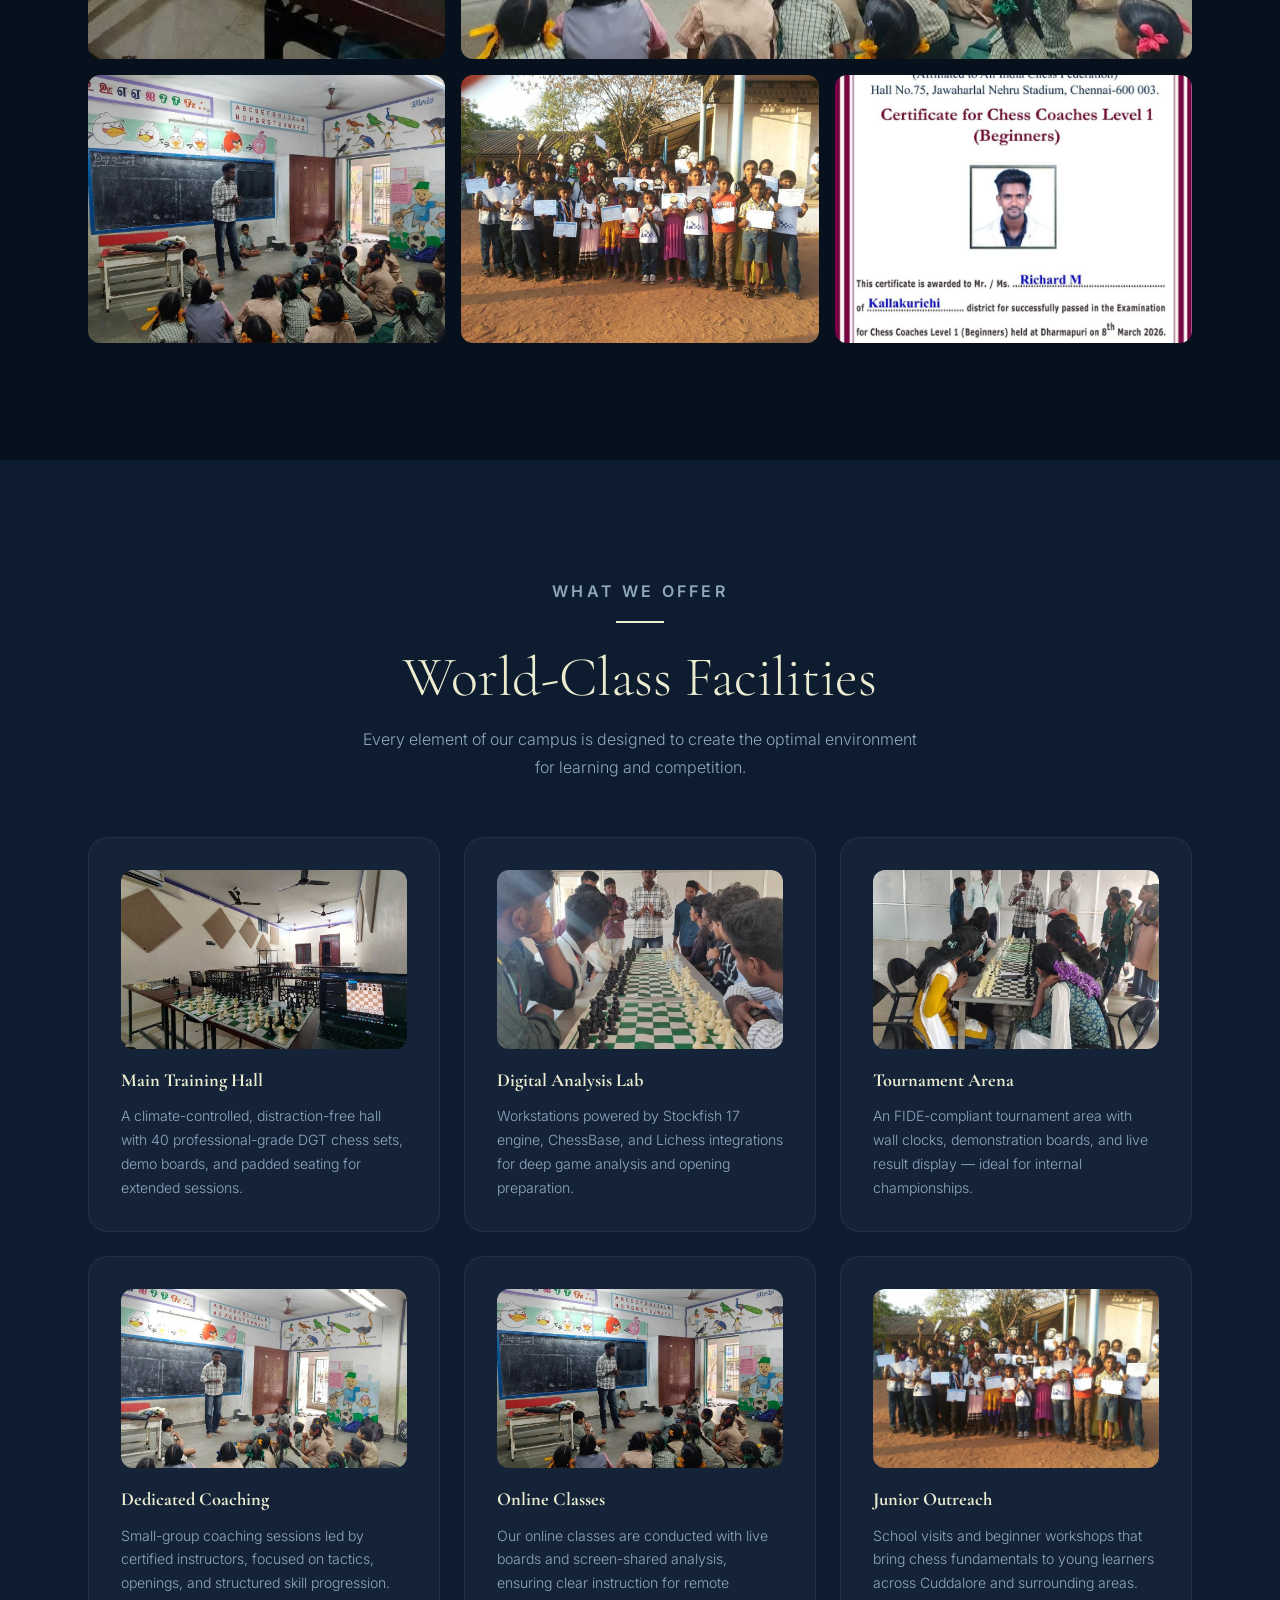
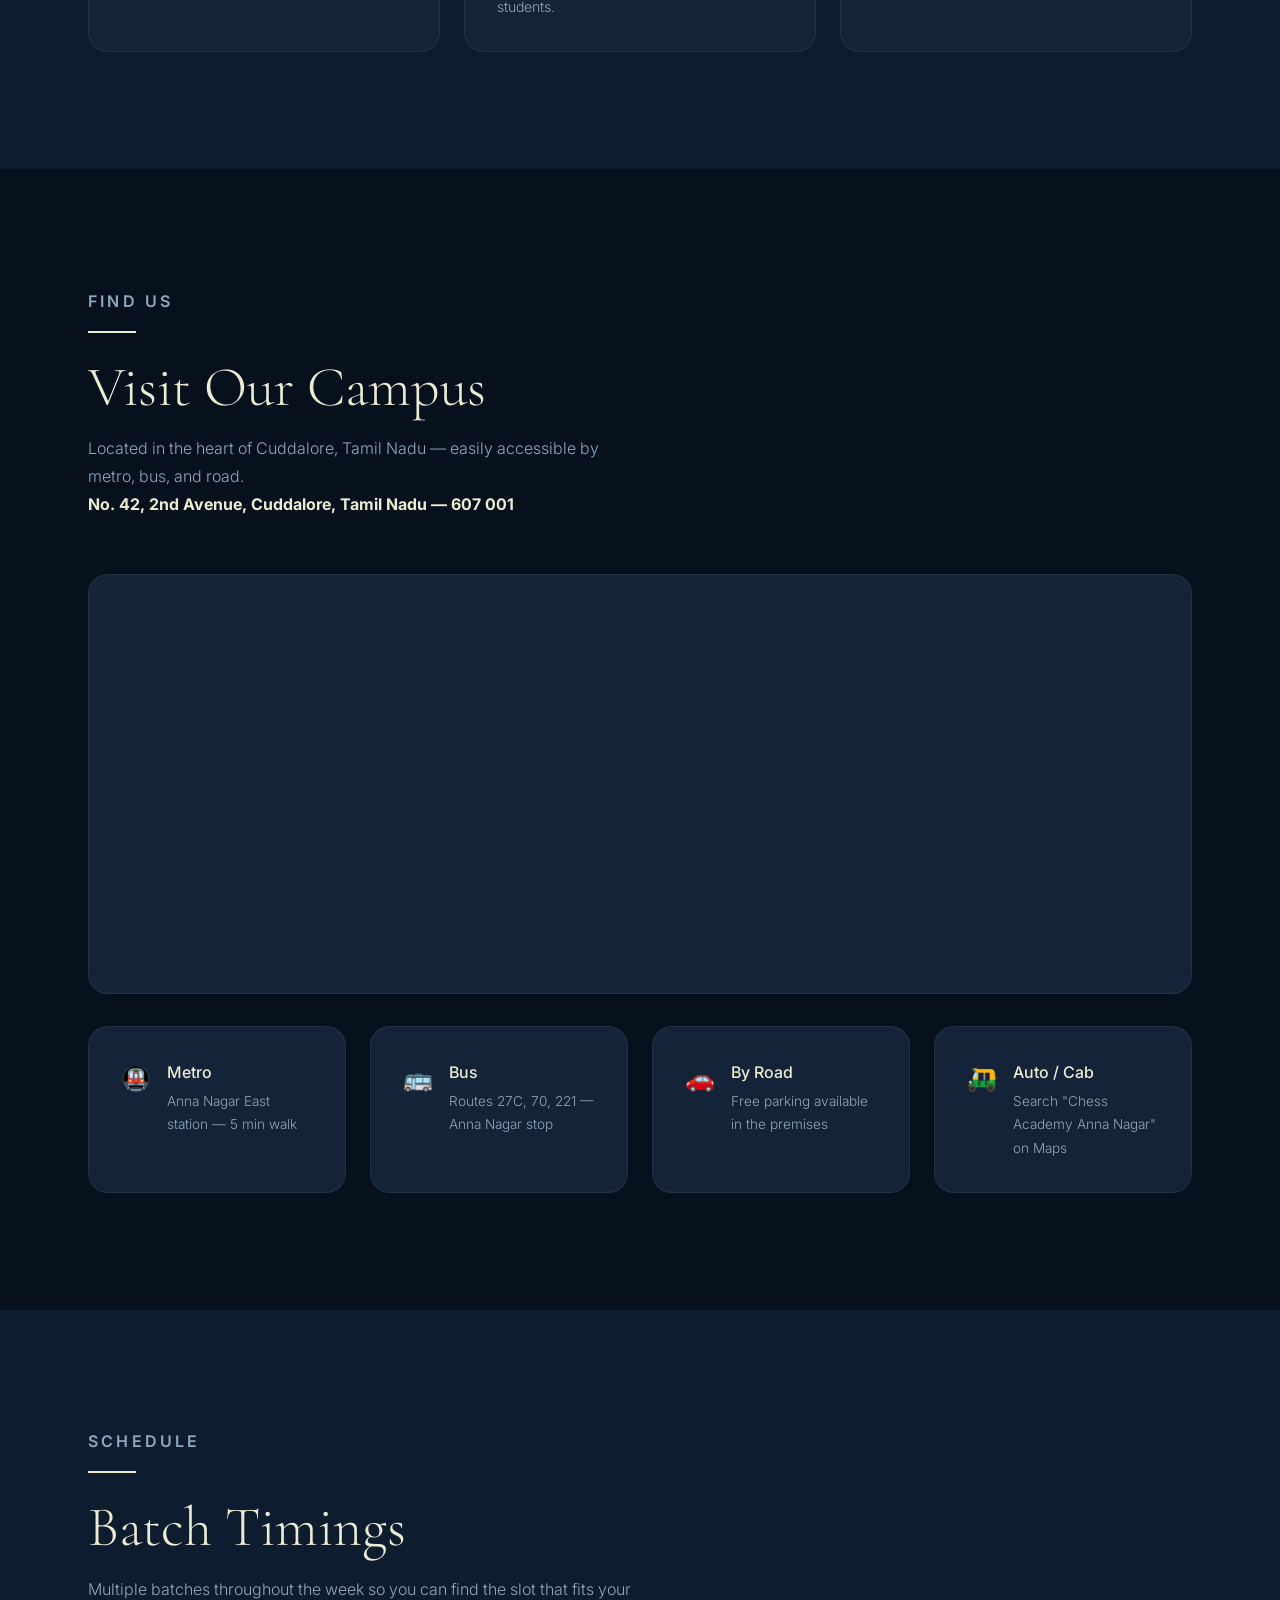
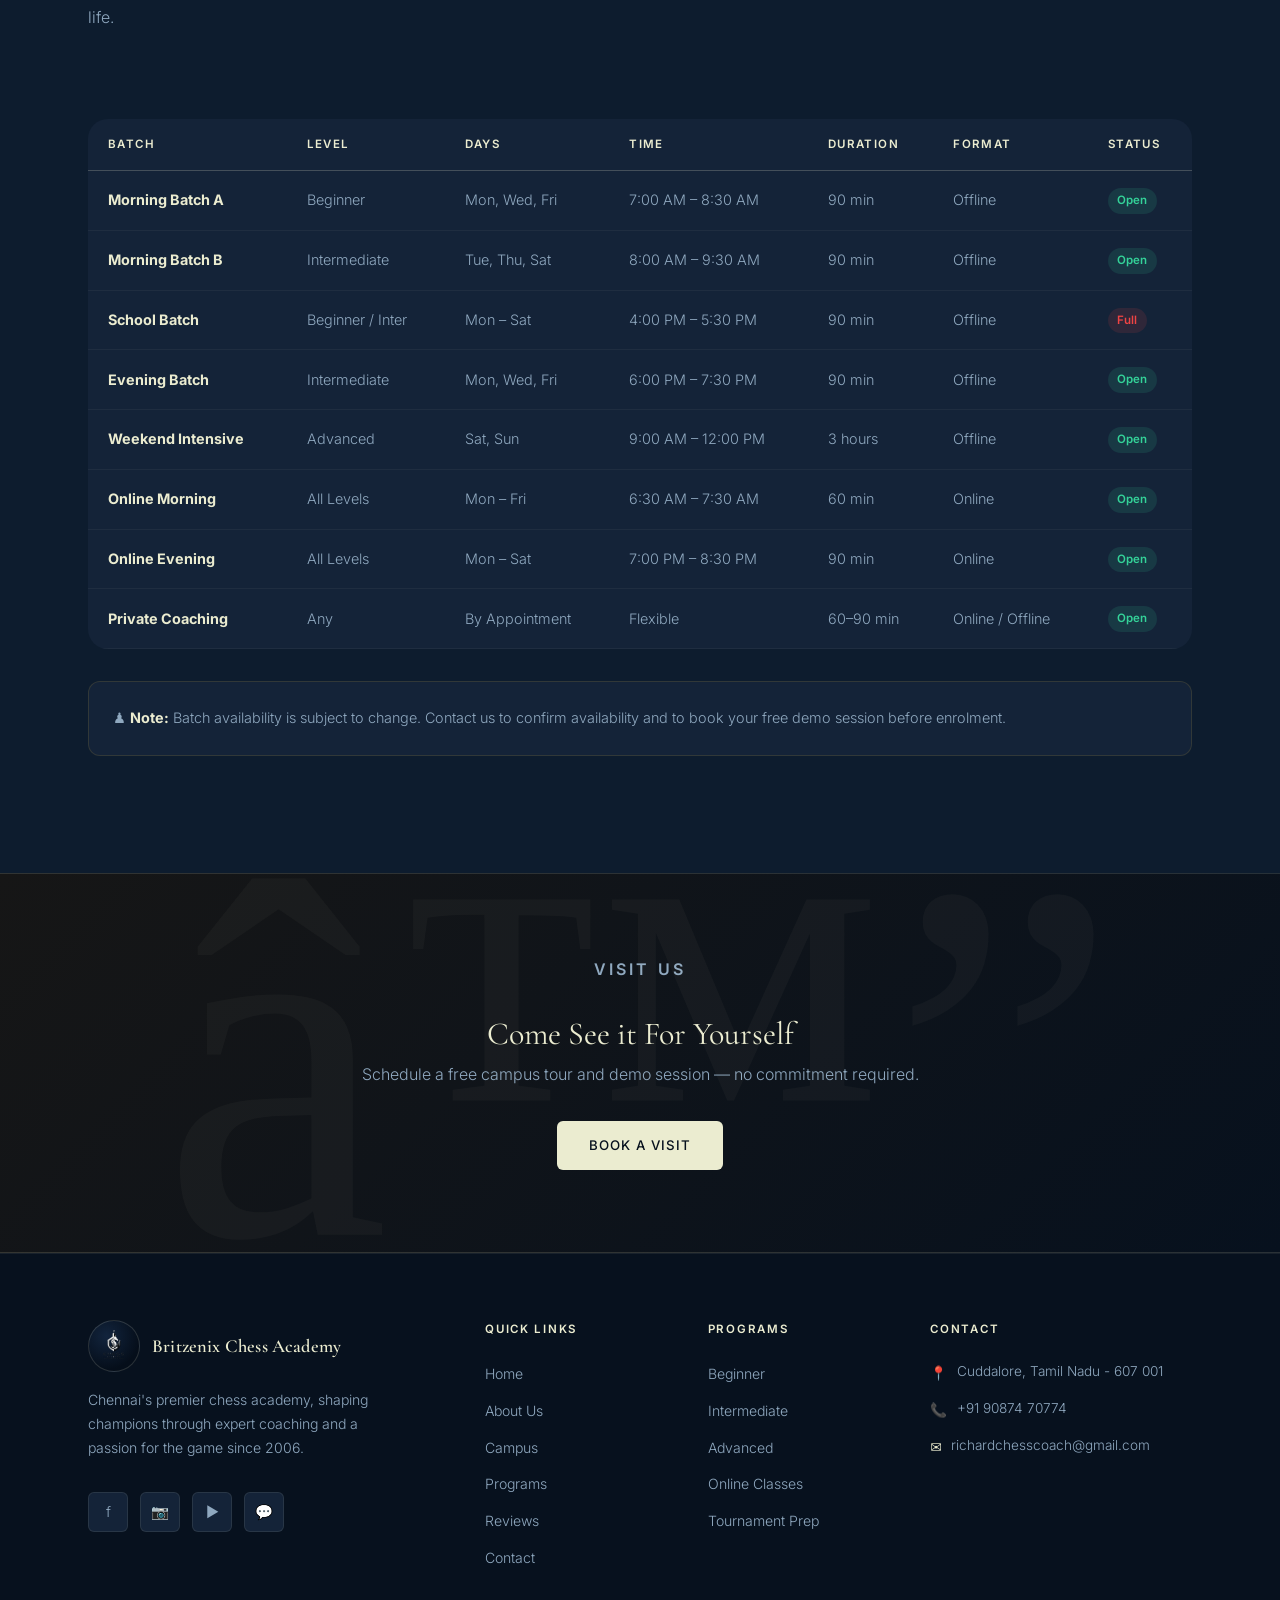
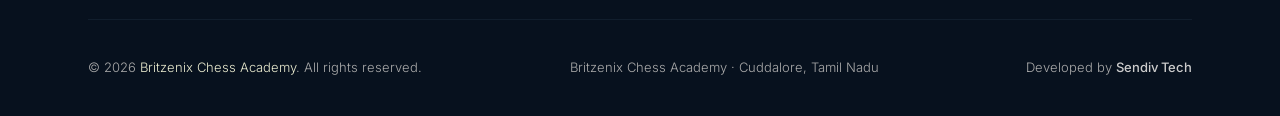
<file: campus.html>
<!DOCTYPE html>
<html lang="en">
<head>
  <meta charset="UTF-8" />
  <meta name="viewport" content="width=device-width, initial-scale=1.0" />
  <meta name="description" content="Britzenix Chess Academy Campus — explore our training facilities, gallery, and batch schedule in Chennai." />
  <title>Campus — Britzenix Chess Academy</title>
  <link rel="stylesheet" href="style.css" />
  <link rel="icon" href="chesslogo.png"/>
</head>
<body>

<!-- Global floating chess-piece background layer (behind everything) -->
<div class="piece-field" aria-hidden="true"></div>


<!-- ── NAVBAR ──────────────────────────────────────────────── -->
<nav class="navbar" role="navigation" aria-label="Main navigation">
  <div class="container navbar-inner">
    <a href="index.html" class="nav-logo" aria-label="Britzenix Chess Academy Home">
      <div class="nav-logo-icon"><img src="chesslogo.png" alt="Britzenix Chess Academy Logo"></div>
      <span class="nav-logo-text">Britzenix <span>Chess Academy</span></span>
    </a>
    <ul class="nav-menu" role="list">
      <li><a href="index.html"   class="nav-link">Home</a></li>
      <li><a href="about.html"   class="nav-link">About</a></li>
      <li><a href="campus.html"  class="nav-link active">Campus</a></li>
      <li><a href="index.html#programs" class="nav-link">Programs</a></li>
      <li><a href="reviews.html" class="nav-link">Reviews</a></li>
      <li><a href="contact.html" class="nav-link">Contact</a></li>
    </ul>
    <a href="contact.html" class="btn btn-gold nav-cta">Join Now</a>
    <button class="hamburger" aria-label="Toggle menu">
      <span></span><span></span><span></span>
    </button>
  </div>
</nav>
<nav class="mobile-nav">
  <a href="index.html"   class="nav-link">Home</a>
  <a href="about.html"   class="nav-link">About</a>
  <a href="campus.html"  class="nav-link">Campus</a>
  <a href="index.html#programs" class="nav-link">Programs</a>
  <a href="reviews.html" class="nav-link">Reviews</a>
  <a href="contact.html" class="nav-link">Contact</a>
  <a href="contact.html" class="btn btn-gold" style="margin-top:.5rem">Join Now</a>
</nav>

<!-- ── PAGE HERO ───────────────────────────────────────────── -->
<header class="page-hero">
  <div class="board-3d-stage" aria-hidden="true">
    <div class="board-3d-plane"></div>
  </div>
  <div class="page-hero-overlay"></div>
  <div class="container page-hero-content">
    <p class="page-hero-eyebrow">Our Space</p>
    <h1 class="display-xl">Our Campus</h1>
    <div class="gold-line" style="margin-top:1rem"></div>
    <p style="color:var(--ivory-dim);max-width:480px;font-size:1rem">
      Purpose-built for champions. Step inside a space designed to sharpen your mind and elevate your game.
    </p>
  </div>
</header>

<!-- ── GALLERY ──────────────────────────────────────────────── -->
<section class="section gallery-section">
  <div class="container">
    <div class="section-header reveal">
      <p class="section-label">Photo Gallery</p>
      <div class="gold-line"></div>
      <h2 class="display-lg">Inside Britzenix Chess Academy</h2>
      <p>A glimpse of where champions are made — from tournament halls to digital analysis rooms.</p>
    </div>

    <div class="gallery-grid reveal">

      <div class="gallery-item tall">
        <div class="gallery-inner"><img src="campus1.jpeg" alt="Digital Analysis Room" loading="lazy"></div>
        <div class="gallery-overlay">
          <div class="gallery-overlay-text">Digital Analysis Room<br><span style="color:var(--ivory-dim);font-size:.72rem;font-weight:400;letter-spacing:.05em;text-transform:none">Live engine + board analysis</span></div>
        </div>
      </div>

      <div class="gallery-item">
        <div class="gallery-inner"><img src="campus2.jpeg" alt="Student Sessions" loading="lazy"></div>
        <div class="gallery-overlay">
          <div class="gallery-overlay-text">Student Sessions</div>
        </div>
      </div>

      <div class="gallery-item">
        <div class="gallery-inner"><img src="campus3.jpeg" alt="Coaching Session" loading="lazy"></div>
        <div class="gallery-overlay">
          <div class="gallery-overlay-text">Coaching Session</div>
        </div>
      </div>

      <div class="gallery-item wide">
        <div class="gallery-inner"><img src="campus4.jpeg" alt="Tournament Area" loading="lazy"></div>
        <div class="gallery-overlay">
          <div class="gallery-overlay-text">Tournament Area<br><span style="color:var(--ivory-dim);font-size:.72rem;font-weight:400;letter-spacing:.05em;text-transform:none">Live tournament play</span></div>
        </div>
      </div>

      <div class="gallery-item">
        <div class="gallery-inner"><img src="campus6.jpeg" alt="Junior Outreach Program" loading="lazy"></div>
        <div class="gallery-overlay">
          <div class="gallery-overlay-text">Junior Outreach</div>
        </div>
      </div>

      <div class="gallery-item">
        <div class="gallery-inner"><img src="campus7.jpeg" alt="Tournament Trophy Day" loading="lazy"></div>
        <div class="gallery-overlay">
          <div class="gallery-overlay-text">Trophy Day</div>
        </div>
      </div>

      <div class="gallery-item">
        <div class="gallery-inner"><img src="chess1.jpeg" alt="Online Class Setup" loading="lazy"></div>
        <div class="gallery-overlay">
          <div class="gallery-overlay-text">Online Class Setup</div>
        </div>
      </div>

    </div>
  </div>
</section>

  
  
  
<!-- ── FACILITIES ────────────────────────────────────────────── -->
<section class="section facilities-section">
  <div class="container">
    <div class="section-header center reveal">
      <p class="section-label">What We Offer</p>
      <div class="gold-line center"></div>
      <h2 class="display-lg">World-Class Facilities</h2>
      <p>Every element of our campus is designed to create the optimal environment for learning and competition.</p>
    </div>

    <div class="grid-3 facilities-grid">

      <div class="facility-card reveal delay-1">
        <div class="facility-icon"><img src="campus1.jpeg" alt="Main Training Hall" loading="lazy"></div>
        <h3 class="facility-title">Main Training Hall</h3>
        <p class="facility-desc">A climate-controlled, distraction-free hall with 40 professional-grade DGT chess sets, demo boards, and padded seating for extended sessions.</p>
      </div>

      <div class="facility-card reveal delay-2">
        <div class="facility-icon"><img src="campus2.jpeg" alt="Digital Analysis Lab" loading="lazy"></div>
        <h3 class="facility-title">Digital Analysis Lab</h3>
        <p class="facility-desc">Workstations powered by Stockfish 17 engine, ChessBase, and Lichess integrations for deep game analysis and opening preparation.</p>
      </div>

      <div class="facility-card reveal delay-3">
        <div class="facility-icon"><img src="campus3.jpeg" alt="Tournament Arena" loading="lazy"></div>
        <h3 class="facility-title">Tournament Arena</h3>
        <p class="facility-desc">An FIDE-compliant tournament area with wall clocks, demonstration boards, and live result display — ideal for internal championships.</p>
      </div>

      <div class="facility-card reveal delay-1">
        <div class="facility-icon"><img src="campus4.jpeg" alt="Coaching Sessions" loading="lazy"></div>
        <h3 class="facility-title">Dedicated Coaching</h3>
        <p class="facility-desc">Small-group coaching sessions led by certified instructors, focused on tactics, openings, and structured skill progression.</p>
      </div>

      <div class="facility-card reveal delay-2">
        <div class="facility-icon"><img src="campus6.jpeg" alt="Online Classes" loading="lazy"></div>
        <h3 class="facility-title">Online Classes</h3>
        <p class="facility-desc">Our online classes are conducted with live boards and screen-shared analysis, ensuring clear instruction for remote students.</p>
      </div>

      <div class="facility-card reveal delay-3">
        <div class="facility-icon"><img src="campus7.jpeg" alt="Junior Outreach Program" loading="lazy"></div>
        <h3 class="facility-title">Junior Outreach</h3>
        <p class="facility-desc">School visits and beginner workshops that bring chess fundamentals to young learners across Cuddalore and surrounding areas.</p>
      </div>

    </div>
  </div>
</section>

<!-- ── MAP ──────────────────────────────────────────────────── -->
<section class="section map-section">
  <div class="container">
    <div class="section-header reveal">
      <p class="section-label">Find Us</p>
      <div class="gold-line"></div>
      <h2 class="display-lg">Visit Our Campus</h2>
      <p style="margin-bottom:2rem">
        Located in the heart of Cuddalore, Tamil Nadu — easily accessible by metro, bus, and road.<br>
        <strong style="color:var(--ivory)">No. 42, 2nd Avenue, Cuddalore, Tamil Nadu — 607 001</strong>
      </p>
    </div>
    <div class="map-wrap reveal">
      <!-- Google Maps embed for Cuddalore area -->
      <iframe
        src="https://www.google.com/maps/embed?pb=!1m18!1m12!1m3!1d3906.221751142876!2d79.76400107519329!3d11.749422540493462!2m3!1f0!2f0!3f0!3m2!1i1024!2i768!4f13.1!3m3!1m2!1s0x8b1686d2ad7fea7d%3A0x9b888608c3ef95a0!2sCuddalore%20Chess%20Academy!5e0!3m2!1sen!2sin!4v1782050649789!5m2!1sen!2sin" width="600" height="450" style="border:0;" allowfullscreen="" loading="lazy" referrerpolicy="no-referrer-when-downgrade"
        allowfullscreen=""
        loading="lazy"
        referrerpolicy="no-referrer-when-downgrade"
        title="Britzenix Chess Academy Location — Cuddalore, Tamil Nadu"
      ></iframe>
    </div>
    <div style="display:grid;grid-template-columns:repeat(auto-fit,minmax(220px,1fr));gap:1.5rem;margin-top:2rem" class="reveal">
      <div class="story-card" style="display:flex;align-items:flex-start;gap:1rem">
        <span style="font-size:1.5rem;flex-shrink:0">🚇</span>
        <div>
          <p style="color:var(--ivory);font-weight:500;margin-bottom:.25rem">Metro</p>
          <p style="font-size:.85rem;color:var(--ivory-dim)">Anna Nagar East station — 5 min walk</p>
        </div>
      </div>
      <div class="story-card" style="display:flex;align-items:flex-start;gap:1rem">
        <span style="font-size:1.5rem;flex-shrink:0">🚌</span>
        <div>
          <p style="color:var(--ivory);font-weight:500;margin-bottom:.25rem">Bus</p>
          <p style="font-size:.85rem;color:var(--ivory-dim)">Routes 27C, 70, 221 — Anna Nagar stop</p>
        </div>
      </div>
      <div class="story-card" style="display:flex;align-items:flex-start;gap:1rem">
        <span style="font-size:1.5rem;flex-shrink:0">🚗</span>
        <div>
          <p style="color:var(--ivory);font-weight:500;margin-bottom:.25rem">By Road</p>
          <p style="font-size:.85rem;color:var(--ivory-dim)">Free parking available in the premises</p>
        </div>
      </div>
      <div class="story-card" style="display:flex;align-items:flex-start;gap:1rem">
        <span style="font-size:1.5rem;flex-shrink:0">🛺</span>
        <div>
          <p style="color:var(--ivory);font-weight:500;margin-bottom:.25rem">Auto / Cab</p>
          <p style="font-size:.85rem;color:var(--ivory-dim)">Search "Chess Academy Anna Nagar" on Maps</p>
        </div>
      </div>
    </div>
  </div>
</section>

<!-- ── BATCH TIMINGS ─────────────────────────────────────────── -->
<section class="section batches-section">
  <div class="container">
    <div class="section-header reveal">
      <p class="section-label">Schedule</p>
      <div class="gold-line"></div>
      <h2 class="display-lg">Batch Timings</h2>
      <p>Multiple batches throughout the week so you can find the slot that fits your life.</p>
    </div>

    <div class="reveal" style="overflow-x:auto">
      <table class="batches-table">
        <thead>
          <tr>
            <th>Batch</th>
            <th>Level</th>
            <th>Days</th>
            <th>Time</th>
            <th>Duration</th>
            <th>Format</th>
            <th>Status</th>
          </tr>
        </thead>
        <tbody>
          <tr>
            <td><strong style="color:var(--ivory)">Morning Batch A</strong></td>
            <td>Beginner</td>
            <td>Mon, Wed, Fri</td>
            <td>7:00 AM – 8:30 AM</td>
            <td>90 min</td>
            <td>Offline</td>
            <td><span class="batch-badge badge-open">Open</span></td>
          </tr>
          <tr>
            <td><strong style="color:var(--ivory)">Morning Batch B</strong></td>
            <td>Intermediate</td>
            <td>Tue, Thu, Sat</td>
            <td>8:00 AM – 9:30 AM</td>
            <td>90 min</td>
            <td>Offline</td>
            <td><span class="batch-badge badge-open">Open</span></td>
          </tr>
          <tr>
            <td><strong style="color:var(--ivory)">School Batch</strong></td>
            <td>Beginner / Inter</td>
            <td>Mon – Sat</td>
            <td>4:00 PM – 5:30 PM</td>
            <td>90 min</td>
            <td>Offline</td>
            <td><span class="batch-badge badge-full">Full</span></td>
          </tr>
          <tr>
            <td><strong style="color:var(--ivory)">Evening Batch</strong></td>
            <td>Intermediate</td>
            <td>Mon, Wed, Fri</td>
            <td>6:00 PM – 7:30 PM</td>
            <td>90 min</td>
            <td>Offline</td>
            <td><span class="batch-badge badge-open">Open</span></td>
          </tr>
          <tr>
            <td><strong style="color:var(--ivory)">Weekend Intensive</strong></td>
            <td>Advanced</td>
            <td>Sat, Sun</td>
            <td>9:00 AM – 12:00 PM</td>
            <td>3 hours</td>
            <td>Offline</td>
            <td><span class="batch-badge badge-open">Open</span></td>
          </tr>
          <tr>
            <td><strong style="color:var(--ivory)">Online Morning</strong></td>
            <td>All Levels</td>
            <td>Mon – Fri</td>
            <td>6:30 AM – 7:30 AM</td>
            <td>60 min</td>
            <td>Online</td>
            <td><span class="batch-badge badge-open">Open</span></td>
          </tr>
          <tr>
            <td><strong style="color:var(--ivory)">Online Evening</strong></td>
            <td>All Levels</td>
            <td>Mon – Sat</td>
            <td>7:00 PM – 8:30 PM</td>
            <td>90 min</td>
            <td>Online</td>
            <td><span class="batch-badge badge-open">Open</span></td>
          </tr>
          <tr>
            <td><strong style="color:var(--ivory)">Private Coaching</strong></td>
            <td>Any</td>
            <td>By Appointment</td>
            <td>Flexible</td>
            <td>60–90 min</td>
            <td>Online / Offline</td>
            <td><span class="batch-badge badge-open">Open</span></td>
          </tr>
        </tbody>
      </table>
    </div>

    <div style="margin-top:2rem;padding:1.5rem;background:var(--surface);border-radius:var(--r-md);border:1px solid rgba(212,175,55,.15)" class="reveal">
      <p style="font-size:.9rem;color:var(--ivory-dim)">
        ♟ <strong style="color:var(--gold)">Note:</strong> Batch availability is subject to change. Contact us to confirm availability and to book your free demo session before enrolment.
      </p>
    </div>
  </div>
</section>

<!-- ── CTA ──────────────────────────────────────────────────── -->
<section class="cta-banner reveal">
  <div class="container">
    <p class="section-label">Visit Us</p>
    <h2 class="display-md" style="color:var(--ivory);margin:.75rem 0 .5rem">Come See it For Yourself</h2>
    <p>Schedule a free campus tour and demo session — no commitment required.</p>
    <a href="contact.html" class="btn btn-gold">Book a Visit</a>
  </div>
</section>

<!-- ── FOOTER ───────────────────────────────────────────────── -->
<footer class="footer">
  <div class="container">
    <div class="footer-grid">
      <div class="footer-brand">
        <div class="nav-logo" style="margin-bottom:.5rem">
          <div class="nav-logo-icon"><img src="chesslogo.png" alt="Britzenix Chess Academy Logo"></div>
          <span class="nav-logo-text">Britzenix <span>Chess Academy</span></span>
        </div>
        <p>Chennai's premier chess academy, shaping champions through expert coaching and a passion for the game since 2006.</p>
        <div class="social-links">
          <a href="#" class="social-link">f</a>
          <a href="#" class="social-link">📷</a>
          <a href="#" class="social-link">▶</a>
          <a href="#" class="social-link">💬</a>
        </div>
      </div>
      <div>
        <p class="footer-heading">Quick Links</p>
        <ul class="footer-links">
          <li><a href="index.html"   class="footer-link">Home</a></li>
          <li><a href="about.html"   class="footer-link">About Us</a></li>
          <li><a href="campus.html"  class="footer-link">Campus</a></li>
          <li><a href="index.html#programs" class="footer-link">Programs</a></li>
          <li><a href="reviews.html" class="footer-link">Reviews</a></li>
          <li><a href="contact.html" class="footer-link">Contact</a></li>
        </ul>
      </div>
      <div>
        <p class="footer-heading">Programs</p>
        <ul class="footer-links">
          <li><a href="contact.html" class="footer-link">Beginner</a></li>
          <li><a href="contact.html" class="footer-link">Intermediate</a></li>
          <li><a href="contact.html" class="footer-link">Advanced</a></li>
          <li><a href="contact.html" class="footer-link">Online Classes</a></li>
          <li><a href="contact.html" class="footer-link">Tournament Prep</a></li>
        </ul>
      </div>
      <div>
        <p class="footer-heading">Contact</p>
        <div class="footer-contact-item"><span class="footer-contact-icon">📍</span><span>Cuddalore, Tamil Nadu - 607 001</span></div>
        <div class="footer-contact-item"><span class="footer-contact-icon">📞</span><span>+91 90874 70774</span></div>
        <div class="footer-contact-item"><span class="footer-contact-icon">✉</span><span>richardchesscoach@gmail.com</span></div>
      </div>
    </div>
    <div class="footer-bottom">
      <p class="footer-copy">© 2026 <span>Britzenix Chess Academy</span>. All rights reserved.</p>
      <p class="footer-copy">Britzenix Chess Academy · Cuddalore, Tamil Nadu</p>
      <p class="footer-copy">Developed by <a href="https://www.sendivtech.in/" target="_blank">Sendiv Tech</a></p>
    </div>
  </div>
</footer>

<script src="script.js"></script>

 

<script>
/* ═══════════════════════════════════════════════════════════
   GALLERY LIGHTBOX — fully cross-device
   Works on: Windows/Mac desktop, Android Chrome/Firefox,
             iOS Safari (including safe-area), iPad, tablets.
   Features:
   • Desktop hover → CSS popup (pure CSS, no JS)
   • Click/Tap → lightbox opens
   • Touch swipe left/right to navigate
   • Keyboard: ← → ESC
   • Thumbnail strip with active indicator
   • Smooth image crossfade on navigation
   • Body scroll lock (iOS-safe, no layout shift)
   • Focus trap inside modal for accessibility
   • All tap targets ≥ 44px per Apple HIG / WCAG
   ═══════════════════════════════════════════════════════════ */
(function () {
  'use strict';

  /* ── Collect all gallery items with a data-src ── */
  const items = Array.from(
    document.querySelectorAll('.gallery-item[data-src]')
  );
  if (!items.length) return;

  /* ── DOM refs ── */
  const lightbox  = document.getElementById('galleryLightbox');
  const backdrop  = document.getElementById('lightboxBackdrop');
  const panel     = lightbox.querySelector('.lightbox-panel');
  const lbImg     = document.getElementById('lightboxImg');
  const lbImgWrap = document.getElementById('lightboxImgWrap');
  const lbCap     = document.getElementById('lightboxCaption');
  const lbCount   = document.getElementById('lightboxCounter');
  const lbThumbs  = document.getElementById('lightboxThumbs');
  const btnClose  = document.getElementById('lightboxClose');
  const btnPrev   = document.getElementById('lightboxPrev');
  const btnNext   = document.getElementById('lightboxNext');

  let current    = 0;
  let isOpen     = false;
  let scrollY    = 0;   // saved scroll position for iOS scroll-lock

  /* ── Build thumbnail strip ── */
  items.forEach((item, i) => {
    const src = item.dataset.src;
    const cap = item.dataset.caption || '';

    const thumb  = document.createElement('button');
    thumb.className   = 'lightbox-thumb';
    thumb.dataset.idx = i;
    thumb.setAttribute('role', 'tab');
    thumb.setAttribute('aria-label', cap || `Image ${i + 1}`);
    thumb.setAttribute('aria-selected', 'false');

    const img = document.createElement('img');
    img.src = src; img.alt = cap; img.loading = 'lazy';
    thumb.appendChild(img);

    thumb.addEventListener('click', () => navigate(i));
    lbThumbs.appendChild(thumb);
  });

  function thumbs() { return Array.from(lbThumbs.querySelectorAll('.lightbox-thumb')); }

  /* ── Navigate to an image index ── */
  function navigate(index) {
    current = (index + items.length) % items.length;
    const src = items[current].dataset.src;
    const cap = items[current].dataset.caption || '';

    /* Crossfade: fade out → swap src → fade in */
    lbImg.classList.add('transitioning');
    setTimeout(() => {
      lbImg.src = src;
      lbImg.alt = cap;
      lbImg.onload  = () => lbImg.classList.remove('transitioning');
      lbImg.onerror = () => lbImg.classList.remove('transitioning');
    }, 200);

    lbCap.textContent   = cap;
    lbCount.textContent = `${current + 1} / ${items.length}`;

    /* Update active thumbnail */
    thumbs().forEach((t, i) => {
      const active = i === current;
      t.classList.toggle('active', active);
      t.setAttribute('aria-selected', active ? 'true' : 'false');
    });

    /* Scroll active thumb into view — works on iOS too */
    const activeThumb = thumbs()[current];
    if (activeThumb) {
      activeThumb.scrollIntoView({
        behavior: 'smooth', block: 'nearest', inline: 'center'
      });
    }
  }

  /* ── Scroll lock (iOS-safe: uses position:fixed + scroll offset) ── */
  function lockScroll() {
    scrollY = window.scrollY;
    document.body.style.position = 'fixed';
    document.body.style.top      = `-${scrollY}px`;
    document.body.style.left     = '0';
    document.body.style.right    = '0';
    document.body.style.overflow = 'hidden';
  }
  function unlockScroll() {
    document.body.style.position = '';
    document.body.style.top      = '';
    document.body.style.left     = '';
    document.body.style.right    = '';
    document.body.style.overflow = '';
    window.scrollTo(0, scrollY);
  }

  /* ── Open ── */
  function open(index) {
    isOpen = true;
    lockScroll();
    lightbox.classList.add('open');
    navigate(index);
    /* Focus the panel for keyboard users */
    setTimeout(() => lightbox.focus(), 50);
  }

  /* ── Close ── */
  function close() {
    isOpen = false;
    lightbox.classList.remove('open');
    unlockScroll();
    /* Clear src after animation so no flicker on reopen */
    setTimeout(() => { lbImg.src = ''; }, 350);
  }

  /* ── Wire gallery item clicks/taps ── */
  items.forEach((item, i) => {
    item.addEventListener('click', () => open(i));
    /* Keyboard accessibility for gallery grid */
    item.setAttribute('tabindex', '0');
    item.setAttribute('role', 'button');
    item.addEventListener('keydown', (e) => {
      if (e.key === 'Enter' || e.key === ' ') { e.preventDefault(); open(i); }
    });
  });

  /* ── Controls ── */
  btnClose.addEventListener('click', close);
  backdrop.addEventListener('click', close);
  btnPrev.addEventListener('click', () => navigate(current - 1));
  btnNext.addEventListener('click', () => navigate(current + 1));

  /* ── Keyboard navigation ── */
  document.addEventListener('keydown', (e) => {
    if (!isOpen) return;
    switch (e.key) {
      case 'Escape':     e.preventDefault(); close(); break;
      case 'ArrowLeft':  e.preventDefault(); navigate(current - 1); break;
      case 'ArrowRight': e.preventDefault(); navigate(current + 1); break;
    }
  });

  /* ── Touch / swipe navigation ──
     Works on both Android Chrome and iOS Safari.
     Only triggers if horizontal swipe > 45px AND more horizontal
     than vertical (to avoid fighting page scroll). */
  let touchStartX = 0;
  let touchStartY = 0;
  let isSwiping   = false;

  lbImgWrap.addEventListener('touchstart', (e) => {
    touchStartX = e.touches[0].clientX;
    touchStartY = e.touches[0].clientY;
    isSwiping   = false;
  }, { passive: true });

  lbImgWrap.addEventListener('touchmove', (e) => {
    const dx = Math.abs(e.touches[0].clientX - touchStartX);
    const dy = Math.abs(e.touches[0].clientY - touchStartY);
    /* Horizontal swipe: prevent page scroll */
    if (dx > dy && dx > 8) {
      isSwiping = true;
      e.preventDefault();
    }
  }, { passive: false });

  lbImgWrap.addEventListener('touchend', (e) => {
    if (!isSwiping) return;
    const dx = e.changedTouches[0].clientX - touchStartX;
    if (Math.abs(dx) > 45) {
      navigate(current + (dx < 0 ? 1 : -1));
    }
    isSwiping = false;
  }, { passive: true });

  /* Also allow swiping on the full lightbox (outside img area) on mobile */
  lightbox.addEventListener('touchstart', (e) => {
    if (e.target.closest('.lightbox-panel') && !e.target.closest('.lightbox-img-wrap')) return;
    touchStartX = e.touches[0].clientX;
  }, { passive: true });
  lightbox.addEventListener('touchend', (e) => {
    if (e.target.closest('.lightbox-thumbs')) return; /* don't swipe when scrolling thumbs */
    if (e.target.closest('.lightbox-btn') || e.target.closest('.lightbox-close')) return;
    const dx = e.changedTouches[0].clientX - touchStartX;
    if (Math.abs(dx) > 55 && !e.target.closest('.lightbox-img-wrap')) {
      navigate(current + (dx < 0 ? 1 : -1));
    }
  }, { passive: true });

  /* ── Focus trap: keep Tab/Shift+Tab inside the modal ── */
  const focusable = () => Array.from(
    lightbox.querySelectorAll('button:not([disabled]), [tabindex="0"]')
  ).filter(el => !el.closest('.gallery-grid'));

  lightbox.addEventListener('keydown', (e) => {
    if (!isOpen || e.key !== 'Tab') return;
    const els  = focusable();
    const first = els[0];
    const last  = els[els.length - 1];
    if (e.shiftKey) {
      if (document.activeElement === first) { e.preventDefault(); last.focus(); }
    } else {
      if (document.activeElement === last) { e.preventDefault(); first.focus(); }
    }
  });

})();
</script>
</body>
</html>
</file>
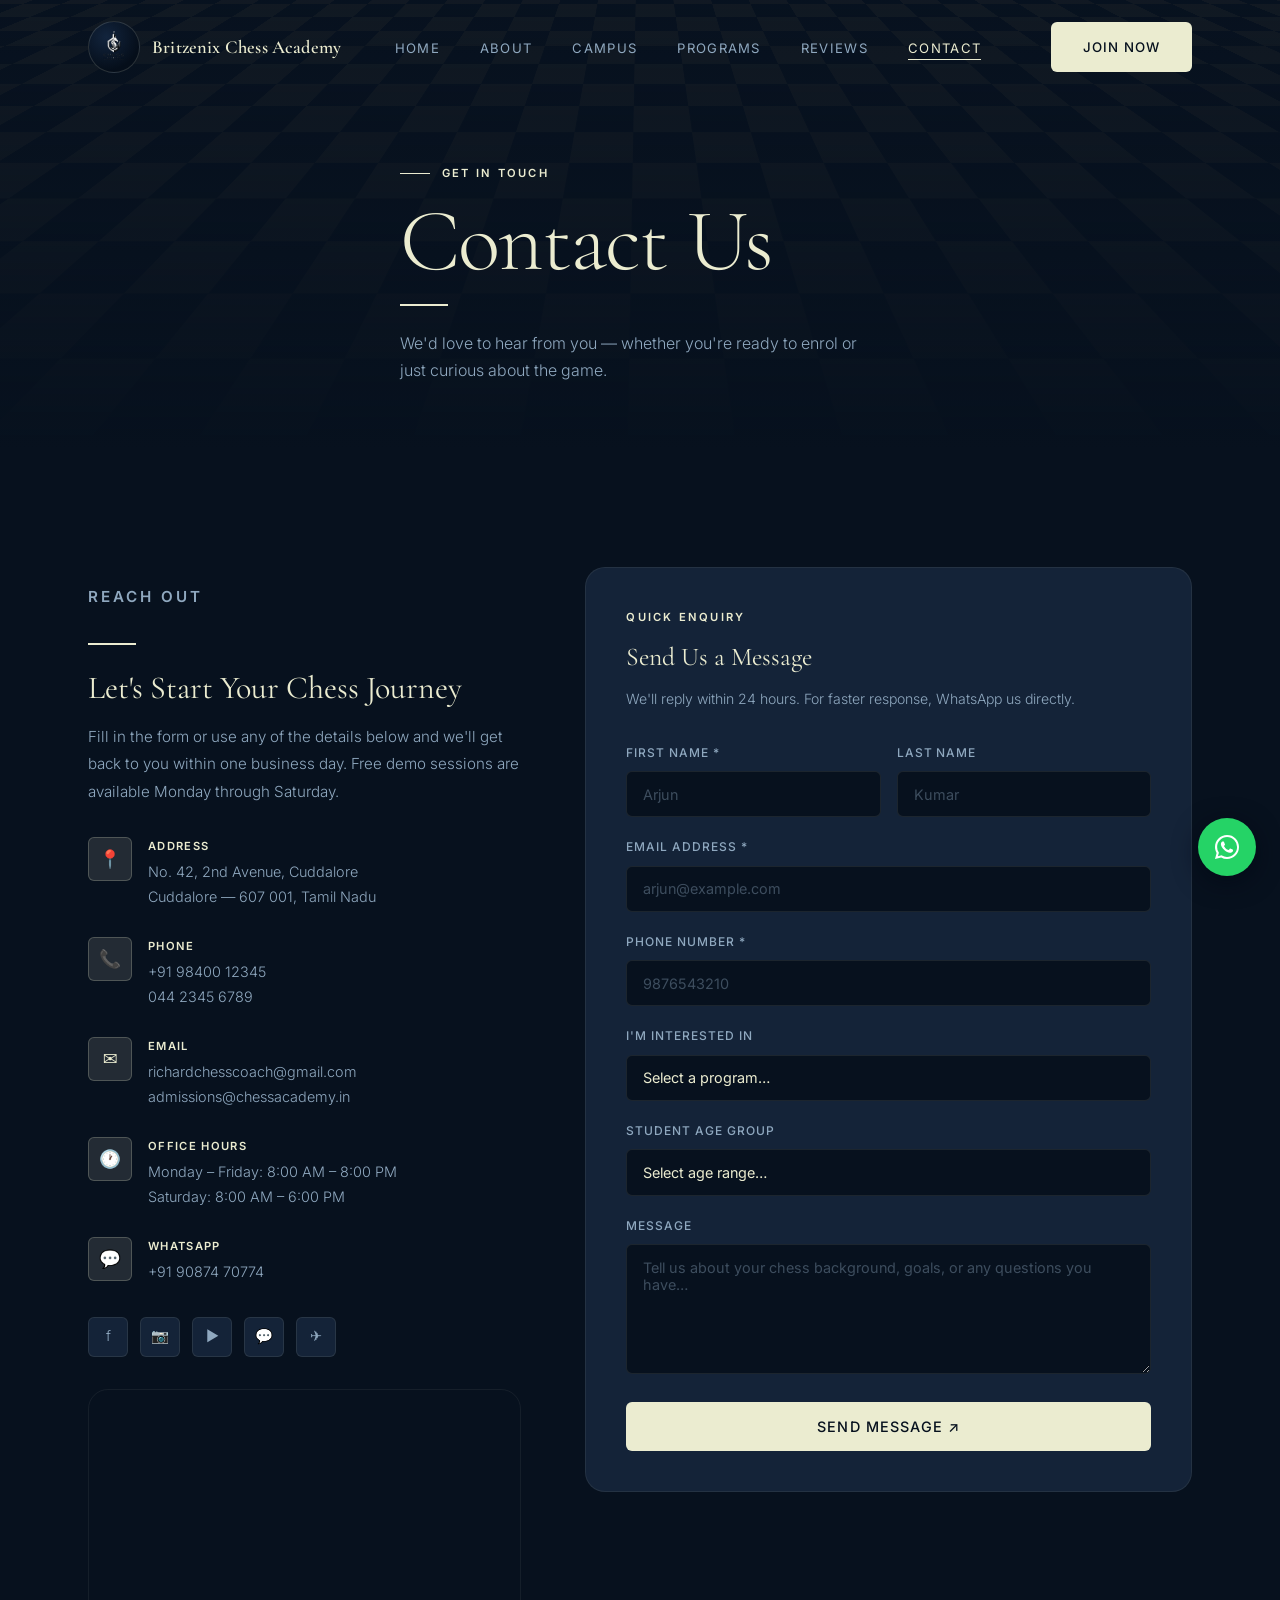
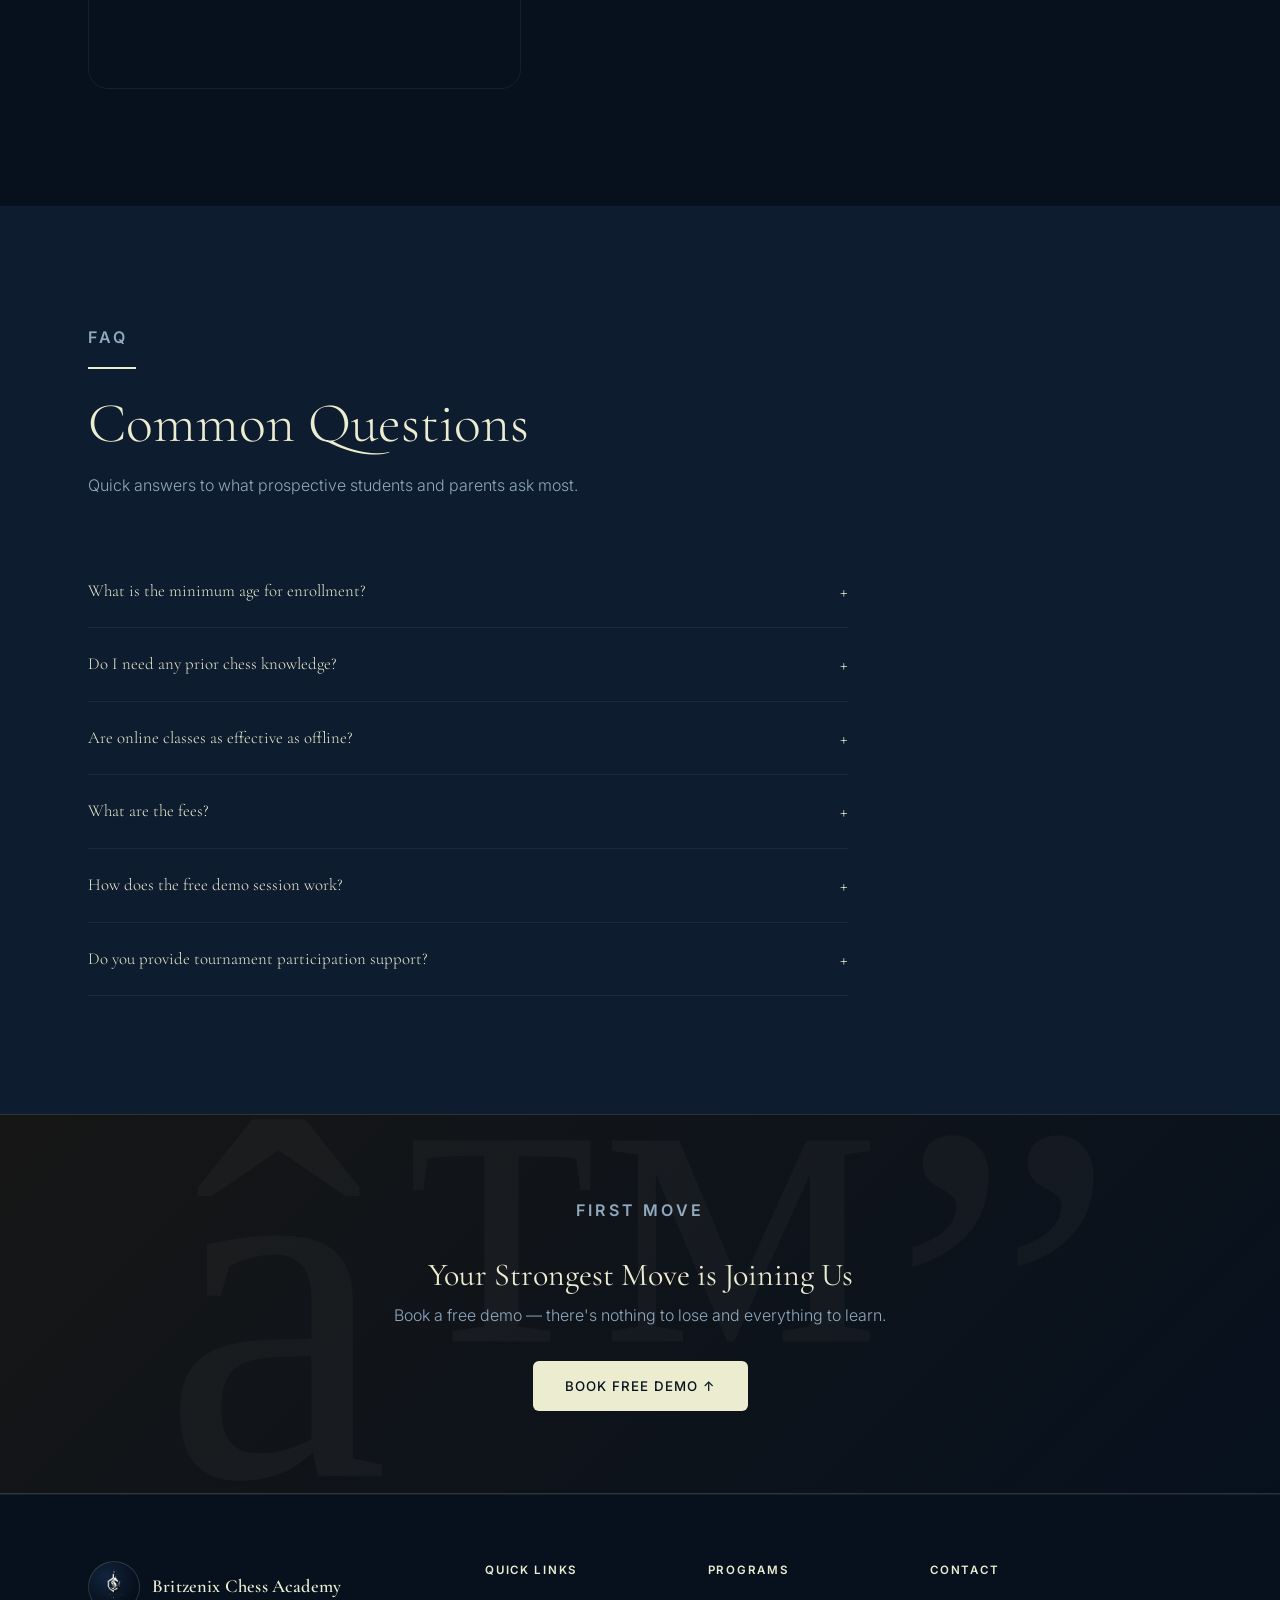
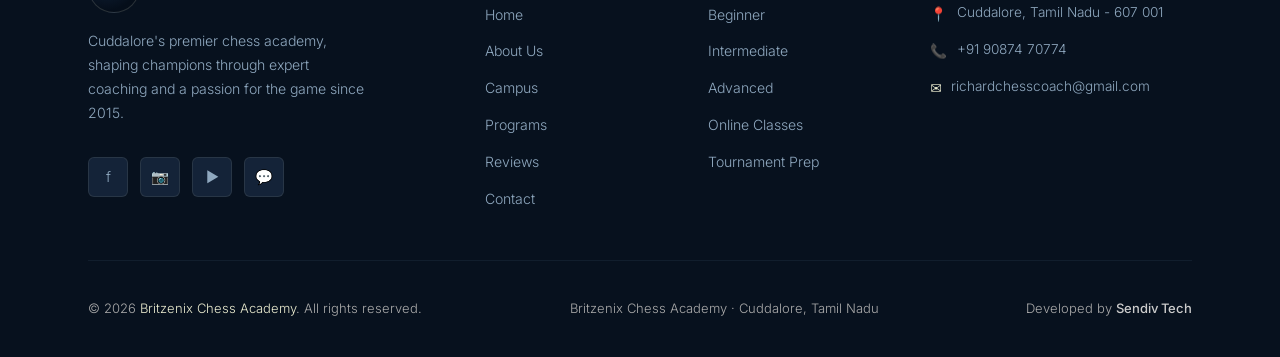
<file: contact.html>
<!DOCTYPE html>
<html lang="en">
<head>
  <meta charset="UTF-8" />
  <meta name="viewport" content="width=device-width, initial-scale=1.0" />
  <meta name="description" content="Contact Chess Academy — get in touch to book a free demo, ask about programs, or visit our campus in Chennai." />
  <title>Contact — Britzenix Chess Academy</title>
  <link rel="stylesheet" href="style.css" />
  <link rel="icon" href="chesslogo.png" type="image/x-icon" />
  <style>
    /* Extra contact page styles */
    .contact-info-block { padding-top: 1rem; }
    .contact-info-block .display-md { margin-bottom: 1rem; }
    .contact-info-block > p { color: var(--ivory-dim); line-height: 1.8; margin-bottom: 2rem; font-size: .95rem; }
    .contact-map-wrap {
      margin-top: 2rem; border-radius: var(--r-lg); overflow: hidden;
      border: 1px solid rgba(245,240,232,.06); height: 300px;
    }
    .contact-map-wrap iframe { width: 100%; height: 100%; border: none; display: block; filter: grayscale(1) invert(1) brightness(.7) contrast(1.1); }
    .faq-item {
      border-bottom: 1px solid rgba(245,240,232,.06); padding: 1.25rem 0;
    }
    .faq-question {
      font-family: var(--font-display); font-size: 1.05rem; color: var(--ivory);
      cursor: pointer; display: flex; align-items: center; justify-content: space-between;
      gap: 1rem;
    }
    .faq-question::after { content: '+'; color: var(--gold); font-size: 1.2rem; flex-shrink: 0; transition: transform .3s; }
    .faq-item.open .faq-question::after { transform: rotate(45deg); }
    .faq-answer { font-size: .9rem; color: var(--ivory-dim); line-height: 1.75; max-height: 0; overflow: hidden; transition: max-height .4s var(--ease-out), padding .3s; }
    .faq-item.open .faq-answer { max-height: 200px; padding-top: .75rem; }
  </style>
</head>
<body>

<!-- Global floating chess-piece background layer (behind everything) -->
<div class="piece-field" aria-hidden="true"></div>

<!-- WhatsApp floating action button -->
<a class="whatsapp-float" href="https://wa.me/919087470774?text=Hi%2C%20I%27m%20interested%20in%20Chess%20Academy" target="_blank" rel="noopener" aria-label="Chat with Britzenix on WhatsApp">
  <span class="whatsapp-tooltip">Chat with us</span>
  <svg viewBox="0 0 32 32" fill="none" xmlns="http://www.w3.org/2000/svg" aria-hidden="true">
    <path d="M16.004 3.2c-7.07 0-12.8 5.73-12.8 12.8 0 2.258.59 4.464 1.71 6.41L3.2 28.8l6.55-1.68a12.74 12.74 0 0 0 6.25 1.64h.005c7.068 0 12.797-5.73 12.797-12.8 0-3.418-1.332-6.633-3.75-9.05a12.71 12.71 0 0 0-9.048-3.71Zm0 23.42h-.004a10.62 10.62 0 0 1-5.41-1.482l-.388-.23-3.886.998 1.037-3.79-.253-.39a10.6 10.6 0 0 1-1.626-5.728c0-5.866 4.773-10.638 10.634-10.638 2.84 0 5.51 1.108 7.518 3.118a10.56 10.56 0 0 1 3.11 7.524c0 5.866-4.773 10.618-10.732 10.618Zm5.83-7.954c-.32-.16-1.89-.932-2.183-1.04-.293-.107-.506-.16-.72.16-.213.32-.825 1.04-1.012 1.254-.187.213-.373.24-.693.08-.32-.16-1.35-.498-2.572-1.587-.95-.848-1.592-1.895-1.78-2.215-.186-.32-.02-.493.14-.652.144-.143.32-.373.48-.56.16-.187.213-.32.32-.534.106-.213.053-.4-.027-.56-.08-.16-.72-1.735-.987-2.376-.26-.624-.524-.54-.72-.55l-.613-.01c-.213 0-.56.08-.853.4-.293.32-1.12 1.094-1.12 2.67 0 1.574 1.146 3.094 1.306 3.307.16.213 2.255 3.443 5.464 4.83.763.33 1.36.527 1.825.674.767.244 1.466.21 2.018.127.616-.092 1.89-.773 2.157-1.52.267-.747.267-1.387.187-1.52-.08-.134-.293-.214-.613-.374Z" fill="#fff"/>
  </svg>
</a>


<!-- ── NAVBAR ──────────────────────────────────────────────── -->
<nav class="navbar" role="navigation" aria-label="Main navigation">
  <div class="container navbar-inner">
    <a href="index.html" class="nav-logo" aria-label="Britzenix Chess Academy Home">
      <div class="nav-logo-icon"><img src="chesslogo.png" alt="Britzenix Chess Academy Logo"></div>
      <span class="nav-logo-text">Britzenix <span>Chess Academy</span></span>
    </a>
    <ul class="nav-menu" role="list">
      <li><a href="index.html"   class="nav-link">Home</a></li>
      <li><a href="about.html"   class="nav-link">About</a></li>
      <li><a href="campus.html"  class="nav-link">Campus</a></li>
      <li><a href="index.html#programs" class="nav-link">Programs</a></li>
      <li><a href="reviews.html" class="nav-link">Reviews</a></li>
      <li><a href="contact.html" class="nav-link active">Contact</a></li>
    </ul>
    <a href="contact.html" class="btn btn-gold nav-cta">Join Now</a>
    <button class="hamburger" aria-label="Toggle menu">
      <span></span><span></span><span></span>
    </button>
  </div>
</nav>
<nav class="mobile-nav">
  <a href="index.html"   class="nav-link">Home</a>
  <a href="about.html"   class="nav-link">About</a>
  <a href="campus.html"  class="nav-link">Campus</a>
  <a href="index.html#programs" class="nav-link">Programs</a>
  <a href="reviews.html" class="nav-link">Reviews</a>
  <a href="contact.html" class="nav-link">Contact</a>
  <a href="contact.html" class="btn btn-gold" style="margin-top:.5rem">Join Now</a>
</nav>

<!-- ── PAGE HERO ───────────────────────────────────────────── -->
<header class="page-hero">
  <div class="board-3d-stage" aria-hidden="true">
    <div class="board-3d-plane"></div>
  </div>
  <div class="page-hero-overlay"></div>
  <div class="container page-hero-content">
    <p class="page-hero-eyebrow">Get In Touch</p>
    <h1 class="display-xl">Contact Us</h1>
    <div class="gold-line" style="margin-top:1rem"></div>
    <p style="color:var(--ivory-dim);max-width:480px;font-size:1rem">
      We'd love to hear from you — whether you're ready to enrol or just curious about the game.
    </p>
  </div>
</header>

<!-- ── CONTACT SECTION ──────────────────────────────────────── -->
<section class="section contact-section" id="demo">
  <div class="container">
    <div class="contact-grid">

      <!-- Left: Info -->
      <div class="contact-info-block reveal-left">
        <p class="section-label">Reach Out</p>
        <div class="gold-line"></div>
        <h2 class="display-md">Let's Start Your Chess Journey</h2>
        <p>Fill in the form or use any of the details below and we'll get back to you within one business day. Free demo sessions are available Monday through Saturday.</p>

        <div class="contact-detail">
          <div class="contact-icon">📍</div>
          <div>
            <p class="contact-detail-label">Address</p>
            <p class="contact-detail-value">No. 42, 2nd Avenue, Cuddalore<br>Cuddalore — 607 001, Tamil Nadu</p>
          </div>
        </div>

        <div class="contact-detail">
          <div class="contact-icon">📞</div>
          <div>
            <p class="contact-detail-label">Phone</p>
            <p class="contact-detail-value">
              <a href="tel:+919840012345" style="color:var(--ivory-dim);transition:color .25s" onmouseover="this.style.color='var(--gold)'" onmouseout="this.style.color='var(--ivory-dim)'">+91 98400 12345</a><br>
              <a href="tel:+914423456789" style="color:var(--ivory-dim);transition:color .25s" onmouseover="this.style.color='var(--gold)'" onmouseout="this.style.color='var(--ivory-dim)'">044 2345 6789</a>
            </p>
          </div>
        </div>

        <div class="contact-detail">
          <div class="contact-icon">✉</div>
          <div>
            <p class="contact-detail-label">Email</p>
            <p class="contact-detail-value">
              <a href="mailto:richardchesscoach@gmail.com" style="color:var(--ivory-dim);transition:color .25s" onmouseover="this.style.color='var(--gold)'" onmouseout="this.style.color='var(--ivory-dim)'">richardchesscoach@gmail.com</a><br>
              <a href="mailto:admissions@chessacademy.in" style="color:var(--ivory-dim);transition:color .25s" onmouseover="this.style.color='var(--gold)'" onmouseout="this.style.color='var(--ivory-dim)'">admissions@chessacademy.in</a>
            </p>
          </div>
        </div>

        <div class="contact-detail">
          <div class="contact-icon">🕐</div>
          <div>
            <p class="contact-detail-label">Office Hours</p>
            <p class="contact-detail-value">Monday – Friday: 8:00 AM – 8:00 PM<br>Saturday: 8:00 AM – 6:00 PM</p>
          </div>
        </div>

        <div class="contact-detail">
          <div class="contact-icon">💬</div>
          <div>
            <p class="contact-detail-label">WhatsApp</p>
            <p class="contact-detail-value">
              <a href="https://wa.me/919087470774" target="_blank" rel="noopener" style="color:var(--ivory-dim);transition:color .25s" onmouseover="this.style.color='var(--gold)'" onmouseout="this.style.color='var(--ivory-dim)'">+91 90874 70774</a>
            </p>
          </div>
        </div>

        <div class="social-links">
          <a href="#" class="social-link" aria-label="Facebook">f</a>
          <a href="#" class="social-link" aria-label="Instagram">📷</a>
          <a href="#" class="social-link" aria-label="YouTube">▶</a>
          <a href="#" class="social-link" aria-label="WhatsApp">💬</a>
          <a href="#" class="social-link" aria-label="Telegram">✈</a>
        </div>

        <div class="contact-map-wrap" style="margin-top:2rem">
          <iframe
            src="https://www.google.com/maps/embed?pb=!1m18!1m12!1m3!1d3906.221751142876!2d79.76400107519329!3d11.749422540493462!2m3!1f0!2f0!3f0!3m2!1i1024!2i768!4f13.1!3m3!1m2!1s0x8b1686d2ad7fea7d%3A0x9b888608c3ef95a0!2sCuddalore%20Chess%20Academy!5e0!3m2!1sen!2sin!4v1782050649789!5m2!1sen!2sin" width="600" height="450" style="border:0;" allowfullscreen="" loading="lazy" referrerpolicy="no-referrer-when-downgrade"
            allowfullscreen="" loading="lazy" referrerpolicy="no-referrer-when-downgrade"
            title="Chess Academy map"
          ></iframe>
        </div>
      </div>

      <!-- Right: Form -->
      <div class="reveal-right">
        <div class="contact-form-card">
          <p class="section-label" style="margin-bottom:.5rem">Quick Enquiry</p>
          <h3 style="font-family:var(--font-display);font-size:1.6rem;font-weight:400;color:var(--ivory);margin-bottom:.5rem">Send Us a Message</h3>
          <p style="font-size:.88rem;color:var(--ivory-dim);margin-bottom:2rem">We'll reply within 24 hours. For faster response, WhatsApp us directly.</p>

          <form id="contactForm" novalidate>
            <div class="form-row">
              <div class="form-group">
                <label class="form-label" for="firstName">First Name *</label>
                <input class="form-input" type="text" id="firstName" name="firstName" placeholder="Arjun" required />
              </div>
              <div class="form-group">
                <label class="form-label" for="lastName">Last Name</label>
                <input class="form-input" type="text" id="lastName" name="lastName" placeholder="Kumar" />
              </div>
            </div>

            <div class="form-group">
              <label class="form-label" for="email">Email Address *</label>
              <input class="form-input" type="email" id="email" name="email" placeholder="arjun@example.com" required />
            </div>

            <div class="form-group">
              <label class="form-label" for="phone">Phone Number *</label>
              <input class="form-input" type="tel" id="phone" name="phone" placeholder="9876543210" inputmode="numeric" maxlength="10" required />
            </div>

            <div class="form-group">
              <label class="form-label" for="interest">I'm interested in</label>
              <select class="form-select" id="interest" name="interest">
                <option value="" disabled selected>Select a program…</option>
                <option value="beginner">Beginner Course</option>
                <option value="intermediate">Intermediate Course</option>
                <option value="advanced">Advanced / Elite</option>
                <option value="online">Online Classes</option>
                <option value="tournament">Tournament Preparation</option>
                <option value="private">Private Coaching</option>
                <option value="demo">Free Demo Session</option>
                <option value="other">Other / General Enquiry</option>
              </select>
            </div>

            <div class="form-group">
              <label class="form-label" for="age">Student Age Group</label>
              <select class="form-select" id="age" name="age">
                <option value="" disabled selected>Select age range…</option>
                <option value="6-10">6 – 10 years</option>
                <option value="11-15">11 – 15 years</option>
                <option value="16-18">16 – 18 years</option>
                <option value="18+">18+ (Adult)</option>
              </select>
            </div>

            <div class="form-group">
              <label class="form-label" for="message">Message</label>
              <textarea class="form-textarea" id="message" name="message" placeholder="Tell us about your chess background, goals, or any questions you have…"></textarea>
            </div>

            <button type="submit" class="btn btn-gold" style="width:100%;justify-content:center;font-size:.9rem;padding:1rem">
              Send Message ↗
            </button>
          </form>

          <div class="form-success" style="display:none">
            <div class="form-success-icon">♔</div>
            <h3 class="form-success-title">Message Received!</h3>
            <p class="form-success-text">Thank you for reaching out. Our admissions team will contact you within one business day to schedule your demo session.</p>
          </div>
        </div>
      </div>

    </div>
  </div>
</section>

<!-- ── FAQ ──────────────────────────────────────────────────── -->
<section class="section" style="background:var(--board-dark)">
  <div class="container">
    <div class="section-header reveal">
      <p class="section-label">FAQ</p>
      <div class="gold-line"></div>
      <h2 class="display-lg">Common Questions</h2>
      <p>Quick answers to what prospective students and parents ask most.</p>
    </div>

    <div style="max-width:760px;margin-top:2rem" class="reveal">

      <div class="faq-item">
        <div class="faq-question" tabindex="0" role="button" aria-expanded="false">What is the minimum age for enrollment?</div>
        <div class="faq-answer">We accept students from age 6 onwards. Our youngest learners join our Weekend Junior Batch, which uses games and puzzles to make learning fun and age-appropriate.</div>
      </div>

      <div class="faq-item">
        <div class="faq-question" tabindex="0" role="button" aria-expanded="false">Do I need any prior chess knowledge?</div>
        <div class="faq-answer">Not at all. Our Beginner program starts from scratch — we cover piece movements, rules, basic strategies, and your first games. Complete beginners are very welcome.</div>
      </div>

      <div class="faq-item">
        <div class="faq-question" tabindex="0" role="button" aria-expanded="false">Are online classes as effective as offline?</div>
        <div class="faq-answer">For theory, analysis, and tactics training, online classes are equally effective. For young children under 10, we recommend at least some offline sessions for better engagement and hands-on board experience.</div>
      </div>

      <div class="faq-item">
        <div class="faq-question" tabindex="0" role="button" aria-expanded="false">What are the fees?</div>
        <div class="faq-answer">Fees vary by program level, batch size, and format (online vs offline). Group classes start from ₹2,500/month. Contact us or attend a free demo session and we'll share a detailed fee structure tailored to your needs.</div>
      </div>

      <div class="faq-item">
        <div class="faq-question" tabindex="0" role="button" aria-expanded="false">How does the free demo session work?</div>
        <div class="faq-answer">The demo is a 45-minute session where you (or your child) joins a regular class at no cost. Our coach will assess the student's current level and recommend the ideal batch. No commitment required after the demo.</div>
      </div>

      <div class="faq-item">
        <div class="faq-question" tabindex="0" role="button" aria-expanded="false">Do you provide tournament participation support?</div>
        <div class="faq-answer">Yes. We guide students through AICF registration, help select suitable tournaments, and provide specific preparation coaching before each event. Tournament fees are separate from coaching fees.</div>
      </div>

    </div>
  </div>
</section>

<!-- ── CTA ──────────────────────────────────────────────────── -->
<section class="cta-banner reveal">
  <div class="container">
    <p class="section-label">First Move</p>
    <h2 class="display-md" style="color:var(--ivory);margin:.75rem 0 .5rem">Your Strongest Move is Joining Us</h2>
    <p>Book a free demo — there's nothing to lose and everything to learn.</p>
    <a href="#demo" class="btn btn-gold">Book Free Demo ↑</a>
  </div>
</section>

<!-- ── FOOTER ───────────────────────────────────────────────── -->
<footer class="footer">
  <div class="container">
    <div class="footer-grid">
      <div class="footer-brand">
        <div class="nav-logo" style="margin-bottom:.5rem">
          <div class="nav-logo-icon"><img src="chesslogo.png" alt="Britzenix Chess Academy Logo"></div>
          <span class="nav-logo-text">Britzenix <span>Chess Academy</span></span>
        </div>
        <p>Cuddalore's premier chess academy, shaping champions through expert coaching and a passion for the game since 2015.</p>
        <div class="social-links">
          <a href="#" class="social-link">f</a>
          <a href="#" class="social-link">📷</a>
          <a href="#" class="social-link">▶</a>
          <a href="#" class="social-link">💬</a>
        </div>
      </div>
      <div>
        <p class="footer-heading">Quick Links</p>
        <ul class="footer-links">
          <li><a href="index.html"   class="footer-link">Home</a></li>
          <li><a href="about.html"   class="footer-link">About Us</a></li>
          <li><a href="campus.html"  class="footer-link">Campus</a></li>
          <li><a href="index.html#programs" class="footer-link">Programs</a></li>
          <li><a href="reviews.html" class="footer-link">Reviews</a></li>
          <li><a href="contact.html" class="footer-link">Contact</a></li>
        </ul>
      </div>
      <div>
        <p class="footer-heading">Programs</p>
        <ul class="footer-links">
          <li><a href="contact.html" class="footer-link">Beginner</a></li>
          <li><a href="contact.html" class="footer-link">Intermediate</a></li>
          <li><a href="contact.html" class="footer-link">Advanced</a></li>
          <li><a href="contact.html" class="footer-link">Online Classes</a></li>
          <li><a href="contact.html" class="footer-link">Tournament Prep</a></li>
        </ul>
      </div>
      <div>
        <p class="footer-heading">Contact</p>
        <div class="footer-contact-item"><span class="footer-contact-icon">📍</span><span>Cuddalore, Tamil Nadu - 607 001</span></div>
        <div class="footer-contact-item"><span class="footer-contact-icon">📞</span><span>+91 90874 70774</span></div>
        <div class="footer-contact-item"><span class="footer-contact-icon">✉</span><span>richardchesscoach@gmail.com</span></div>
      </div>
    </div>
    <div class="footer-bottom">
      <p class="footer-copy">© 2026 <span>Britzenix Chess Academy</span>. All rights reserved.</p>
      <p class="footer-copy">Britzenix Chess Academy · Cuddalore, Tamil Nadu</p>
      <p class="footer-copy">Developed by <a href="https://www.sendivtech.in/" target="_blank">Sendiv Tech</a></p>
    </div>
  </div>
</footer>

<script src="script.js"></script>
<script>
(function () {
  const form = document.getElementById('contactForm');
  if (!form) return;

  function showError(input, msg) {
    clearError(input);
    input.style.borderColor = '#e05c5c';
    const err = document.createElement('span');
    err.className = 'field-error';
    err.style.cssText = 'display:block;color:#e05c5c;font-size:.78rem;margin-top:.35rem';
    err.textContent = msg;
    input.parentNode.appendChild(err);
  }

  function clearError(input) {
    input.style.borderColor = '';
    const prev = input.parentNode.querySelector('.field-error');
    if (prev) prev.remove();
  }

  // Live filter: phone field only ever contains digits, max 10
  const phone = document.getElementById('phone');
  phone.addEventListener('input', function () {
    const cleaned = phone.value.replace(/[^0-9]/g, '').slice(0, 10);
    if (cleaned !== phone.value) {
      phone.value = cleaned;
      showError(phone, 'Numbers only, please');
    } else {
      clearError(phone);
    }
  });

  form.querySelectorAll('input, select, textarea').forEach(function (el) {
    if (el === phone) return; // phone has its own listener above
    el.addEventListener('input', function () { clearError(el); });
    el.addEventListener('change', function () { clearError(el); });
  });

  form.addEventListener('submit', function (e) {
    e.preventDefault();

    let valid = true;

    form.querySelectorAll('.field-error').forEach(el => el.remove());
    form.querySelectorAll('input, select, textarea').forEach(el => el.style.borderColor = '');

    const firstName = document.getElementById('firstName');
    if (!firstName.value.trim()) {
      showError(firstName, 'First name is required');
      valid = false;
    }

    const email = document.getElementById('email');
    const emailVal = email.value.trim();

    if (!emailVal) {
      showError(email, 'Email is required');
      valid = false;
    } else if (!/^[^\s@]+@[^\s@]+\.[^\s@]+$/.test(emailVal)) {
      showError(email, 'Enter valid email');
      valid = false;
    }

    const phoneVal = phone.value.trim();

    if (!phoneVal) {
      showError(phone, 'Mobile number is required');
      valid = false;
    } else if (!/^[0-9]{10}$/.test(phoneVal)) {
      showError(phone, 'Enter valid 10-digit number');
      valid = false;
    }

    const success = document.querySelector('.form-success');

    if (!valid) {
      if (success) success.style.display = 'none';
      form.style.display = 'block';
      const firstError = document.querySelector('.field-error');
      if (firstError) {
        firstError.scrollIntoView({ behavior: 'smooth', block: 'center' });
      }
      return;
    }

    const btn = form.querySelector('.btn-gold');
    btn.textContent = 'Sending...';
    btn.disabled = true;

    setTimeout(function () {
      form.style.display = 'none';
      if (success) success.style.display = 'block';
    }, 1400);
  });
})();
</script>
</body>
</html>
</file>
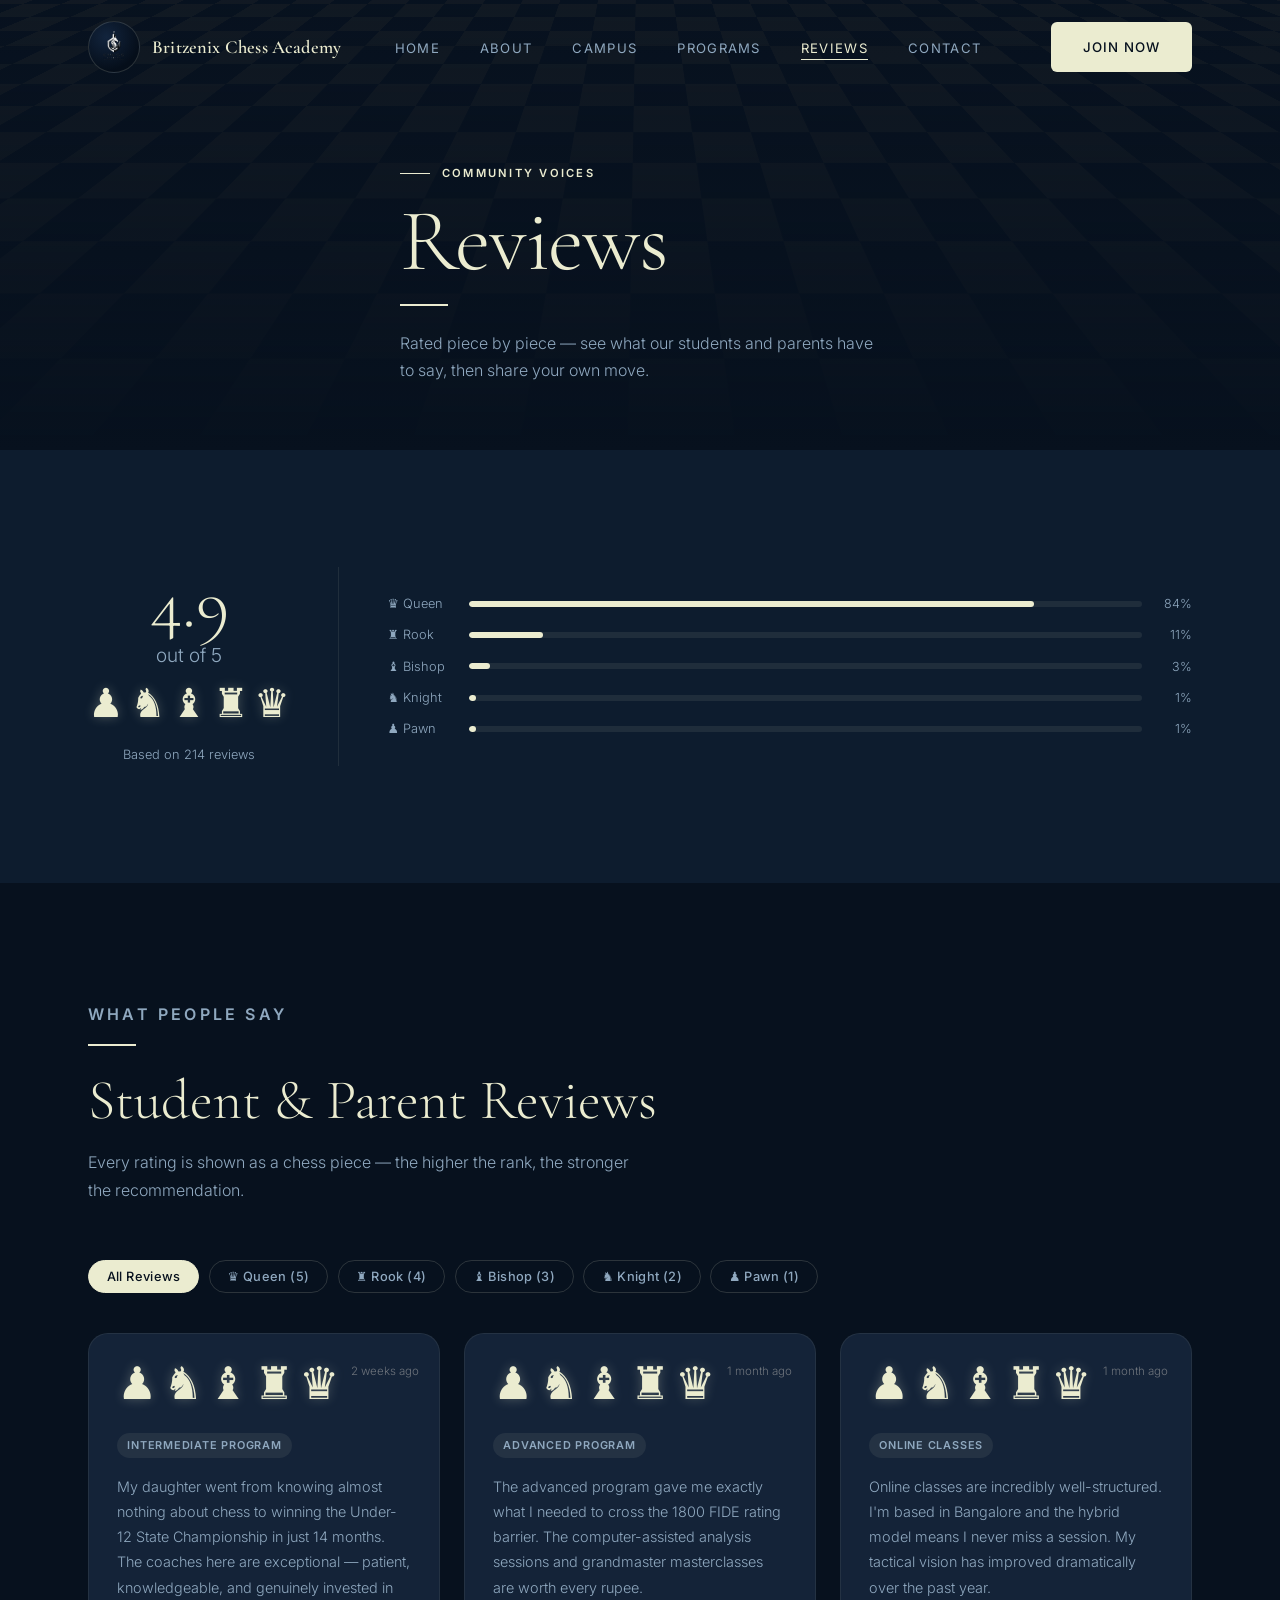
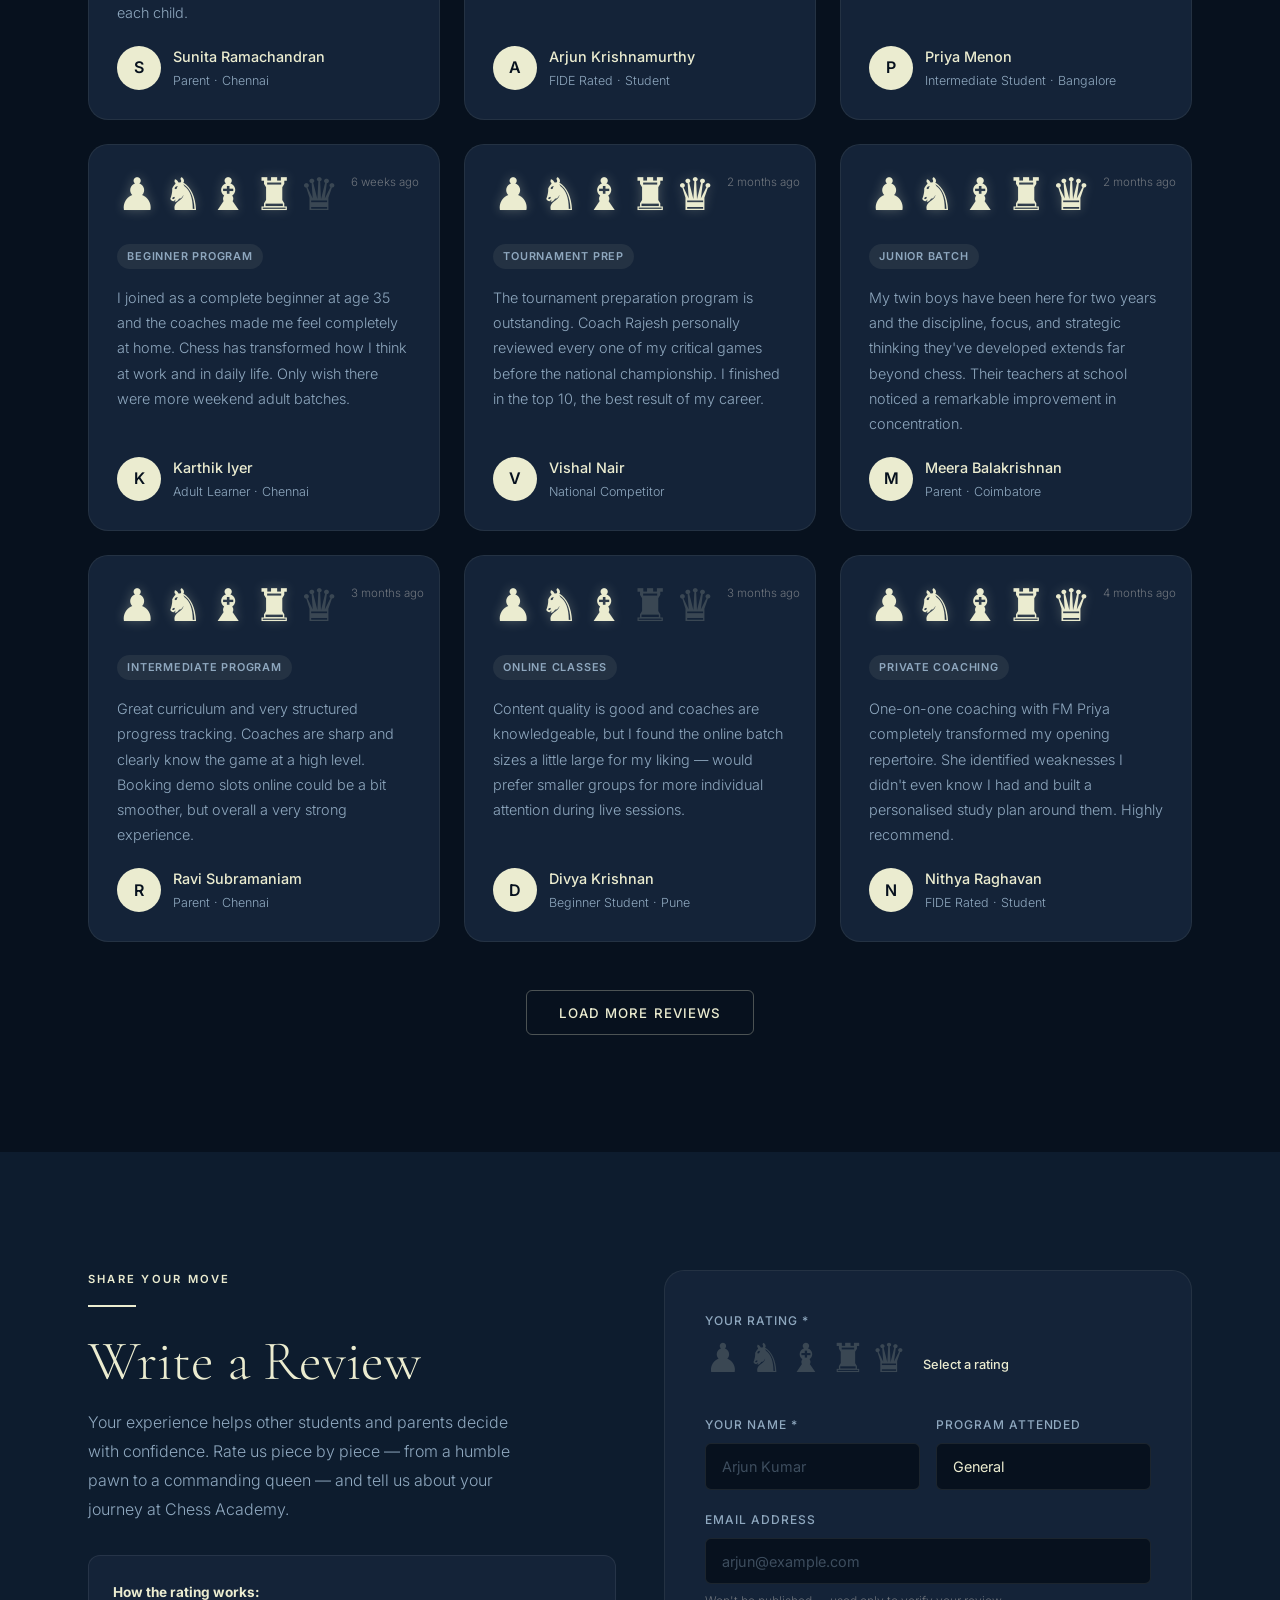
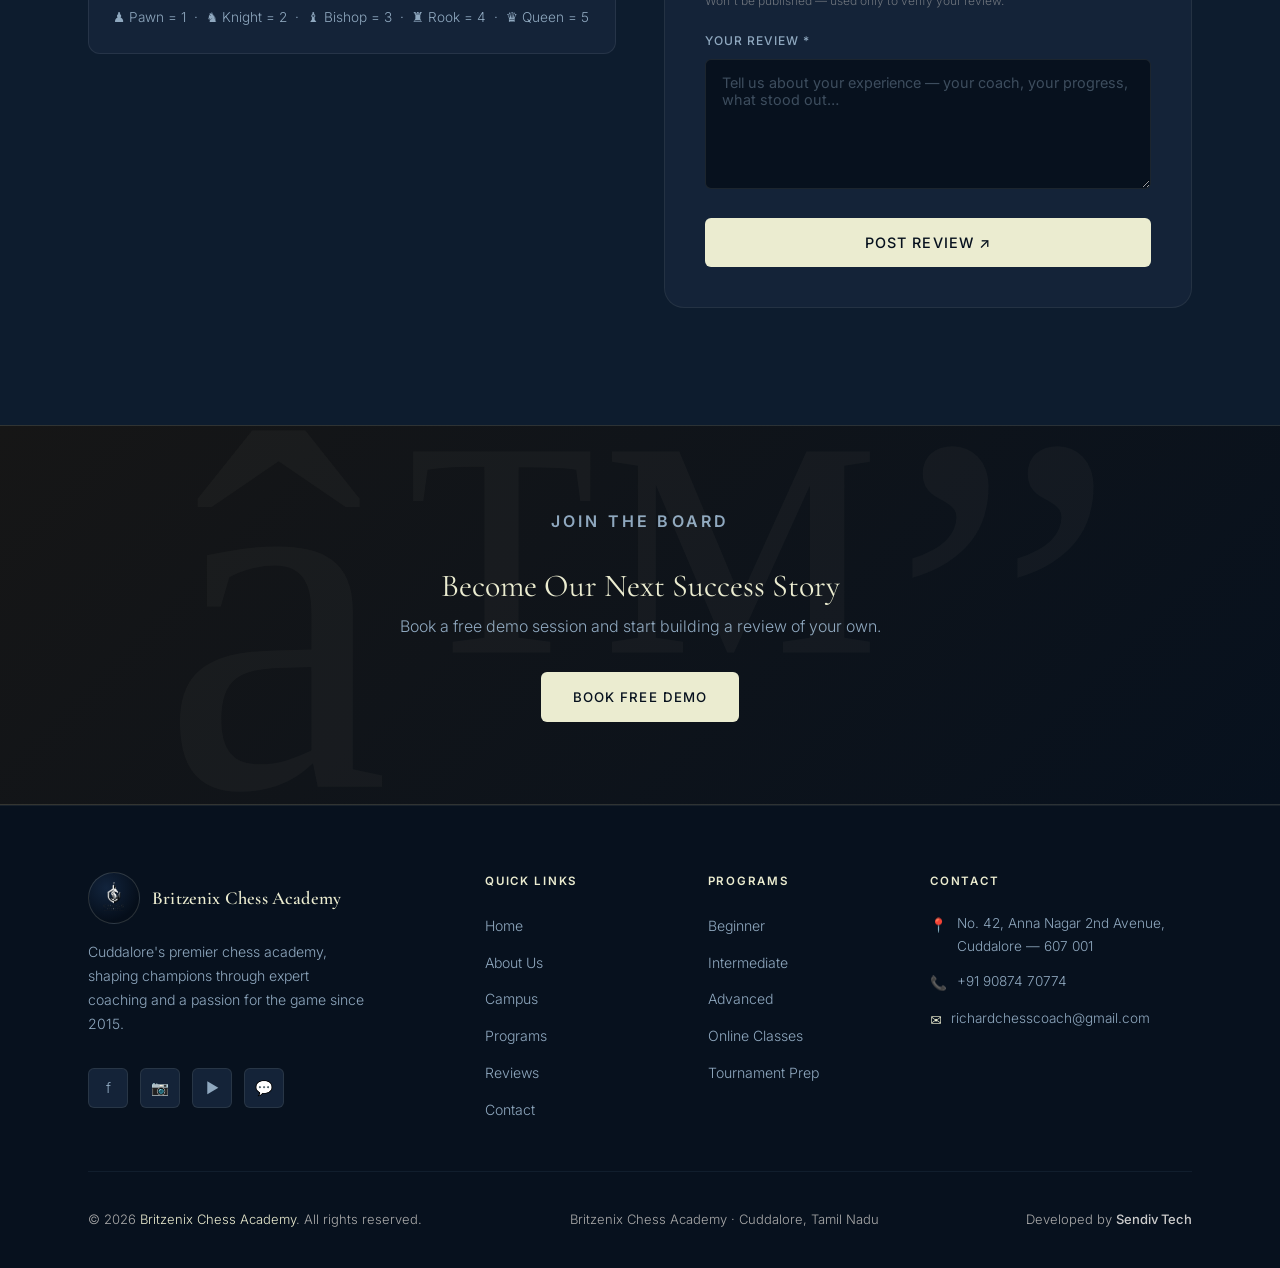
<file: reviews.html>
<!DOCTYPE html>
<html lang="en">
<head>
  <meta charset="UTF-8" />
  <meta name="viewport" content="width=device-width, initial-scale=1.0" />
  <meta name="description" content="Student and parent reviews of Chess Academy Chennai — read what our community says, and share your own experience." />
  <title>Reviews — Britzenix Chess Academy</title>
  <link rel="stylesheet" href="style.css" />
  <link rel="icon" href="chesslogo.png" type="image/x-icon" />
</head>
<body>

<!-- Global floating chess-piece background layer (behind everything) -->
<div class="piece-field" aria-hidden="true"></div>

<!-- ── NAVBAR ──────────────────────────────────────────────── -->
<nav class="navbar" role="navigation" aria-label="Main navigation">
  <div class="container navbar-inner">
    <a href="index.html" class="nav-logo" aria-label="Britzenix Chess Academy Home">
      <div class="nav-logo-icon"><img src="chesslogo.png" alt="Britzenix Chess Academy Logo"></div>
      <span class="nav-logo-text">Britzenix <span>Chess Academy</span></span>
    </a>
    <ul class="nav-menu" role="list">
      <li><a href="index.html"   class="nav-link">Home</a></li>
      <li><a href="about.html"   class="nav-link">About</a></li>
      <li><a href="campus.html"  class="nav-link">Campus</a></li>
      <li><a href="index.html#programs" class="nav-link">Programs</a></li>
      <li><a href="reviews.html" class="nav-link active">Reviews</a></li>
      <li><a href="contact.html" class="nav-link">Contact</a></li>
    </ul>
    <a href="contact.html" class="btn btn-gold nav-cta">Join Now</a>
    <button class="hamburger" aria-label="Toggle menu">
      <span></span><span></span><span></span>
    </button>
  </div>
</nav>
<nav class="mobile-nav">
  <a href="index.html"   class="nav-link">Home</a>
  <a href="about.html"   class="nav-link">About</a>
  <a href="campus.html"  class="nav-link">Campus</a>
  <a href="index.html#programs" class="nav-link">Programs</a>
  <a href="reviews.html" class="nav-link">Reviews</a>
  <a href="contact.html" class="nav-link">Contact</a>
  <a href="contact.html" class="btn btn-gold" style="margin-top:.5rem">Join Now</a>
</nav>

<!-- ── PAGE HERO ───────────────────────────────────────────── -->
<header class="page-hero">
  <div class="board-3d-stage" aria-hidden="true">
    <div class="board-3d-plane"></div>
  </div>
  <div class="page-hero-overlay"></div>
  <div class="container page-hero-content">
    <p class="page-hero-eyebrow">Community Voices</p>
    <h1 class="display-xl">Reviews</h1>
    <div class="gold-line" style="margin-top:1rem"></div>
    <p style="color:var(--ivory-dim);max-width:480px;font-size:1rem">
      Rated piece by piece — see what our students and parents have to say, then share your own move.
    </p>
  </div>
</header>

<!-- ── RATING SUMMARY ───────────────────────────────────────── -->
<section class="section reviews-summary">
  <div class="container">
    <div class="reviews-summary-grid reveal">
      <div class="reviews-score-block">
        <div class="reviews-score-num">4.9</div>
        <div class="reviews-score-out">out of 5</div>
        <div data-piece-rating="5" data-piece-size="lg" style="justify-content:center;margin:.75rem 0 .5rem"></div>
        <div class="reviews-score-count">Based on 214 reviews</div>
      </div>
      <div class="reviews-bars">
        <div class="reviews-bar-row">
          <span class="reviews-bar-label">♛ Queen</span>
          <div class="reviews-bar-track"><div class="reviews-bar-fill" style="width:84%"></div></div>
          <span class="reviews-bar-pct">84%</span>
        </div>
        <div class="reviews-bar-row">
          <span class="reviews-bar-label">♜ Rook</span>
          <div class="reviews-bar-track"><div class="reviews-bar-fill" style="width:11%"></div></div>
          <span class="reviews-bar-pct">11%</span>
        </div>
        <div class="reviews-bar-row">
          <span class="reviews-bar-label">♝ Bishop</span>
          <div class="reviews-bar-track"><div class="reviews-bar-fill" style="width:3%"></div></div>
          <span class="reviews-bar-pct">3%</span>
        </div>
        <div class="reviews-bar-row">
          <span class="reviews-bar-label">♞ Knight</span>
          <div class="reviews-bar-track"><div class="reviews-bar-fill" style="width:1%"></div></div>
          <span class="reviews-bar-pct">1%</span>
        </div>
        <div class="reviews-bar-row">
          <span class="reviews-bar-label">♟ Pawn</span>
          <div class="reviews-bar-track"><div class="reviews-bar-fill" style="width:1%"></div></div>
          <span class="reviews-bar-pct">1%</span>
        </div>
      </div>
    </div>
  </div>
</section>

<!-- ── REVIEWS GRID ──────────────────────────────────────────── -->
<section class="section" style="background:var(--void)">
  <div class="container">
    <div class="section-header reveal">
      <p class="section-label">What People Say</p>
      <div class="gold-line"></div>
      <h2 class="display-lg">Student &amp; Parent Reviews</h2>
      <p>Every rating is shown as a chess piece — the higher the rank, the stronger the recommendation.</p>
    </div>

    <div class="review-filters reveal">
      <button class="review-filter-chip active" data-filter="all">All Reviews</button>
      <button class="review-filter-chip" data-filter="5">♛ Queen (5)</button>
      <button class="review-filter-chip" data-filter="4">♜ Rook (4)</button>
      <button class="review-filter-chip" data-filter="3">♝ Bishop (3)</button>
      <button class="review-filter-chip" data-filter="2">♞ Knight (2)</button>
      <button class="review-filter-chip" data-filter="1">♟ Pawn (1)</button>
    </div>

    <div class="reviews-grid reveal">

      <div class="review-card" data-rating="5">
        <div class="review-card-top">
          <div data-piece-rating="5"></div>
          <span class="review-date">2 weeks ago</span>
        </div>
        <span class="review-card-tag">Intermediate Program</span>
        <p class="review-card-text">My daughter went from knowing almost nothing about chess to winning the Under-12 State Championship in just 14 months. The coaches here are exceptional — patient, knowledgeable, and genuinely invested in each child.</p>
        <div class="testi-author">
          <div class="testi-avatar">S</div>
          <div>
            <div class="testi-name">Sunita Ramachandran</div>
            <div class="testi-role">Parent · Chennai</div>
          </div>
        </div>
      </div>

      <div class="review-card" data-rating="5">
        <div class="review-card-top">
          <div data-piece-rating="5"></div>
          <span class="review-date">1 month ago</span>
        </div>
        <span class="review-card-tag">Advanced Program</span>
        <p class="review-card-text">The advanced program gave me exactly what I needed to cross the 1800 FIDE rating barrier. The computer-assisted analysis sessions and grandmaster masterclasses are worth every rupee.</p>
        <div class="testi-author">
          <div class="testi-avatar">A</div>
          <div>
            <div class="testi-name">Arjun Krishnamurthy</div>
            <div class="testi-role">FIDE Rated · Student</div>
          </div>
        </div>
      </div>

      <div class="review-card" data-rating="5">
        <div class="review-card-top">
          <div data-piece-rating="5"></div>
          <span class="review-date">1 month ago</span>
        </div>
        <span class="review-card-tag">Online Classes</span>
        <p class="review-card-text">Online classes are incredibly well-structured. I'm based in Bangalore and the hybrid model means I never miss a session. My tactical vision has improved dramatically over the past year.</p>
        <div class="testi-author">
          <div class="testi-avatar">P</div>
          <div>
            <div class="testi-name">Priya Menon</div>
            <div class="testi-role">Intermediate Student · Bangalore</div>
          </div>
        </div>
      </div>

      <div class="review-card" data-rating="4">
        <div class="review-card-top">
          <div data-piece-rating="4"></div>
          <span class="review-date">6 weeks ago</span>
        </div>
        <span class="review-card-tag">Beginner Program</span>
        <p class="review-card-text">I joined as a complete beginner at age 35 and the coaches made me feel completely at home. Chess has transformed how I think at work and in daily life. Only wish there were more weekend adult batches.</p>
        <div class="testi-author">
          <div class="testi-avatar">K</div>
          <div>
            <div class="testi-name">Karthik Iyer</div>
            <div class="testi-role">Adult Learner · Chennai</div>
          </div>
        </div>
      </div>

      <div class="review-card" data-rating="5">
        <div class="review-card-top">
          <div data-piece-rating="5"></div>
          <span class="review-date">2 months ago</span>
        </div>
        <span class="review-card-tag">Tournament Prep</span>
        <p class="review-card-text">The tournament preparation program is outstanding. Coach Rajesh personally reviewed every one of my critical games before the national championship. I finished in the top 10, the best result of my career.</p>
        <div class="testi-author">
          <div class="testi-avatar">V</div>
          <div>
            <div class="testi-name">Vishal Nair</div>
            <div class="testi-role">National Competitor</div>
          </div>
        </div>
      </div>

      <div class="review-card" data-rating="5">
        <div class="review-card-top">
          <div data-piece-rating="5"></div>
          <span class="review-date">2 months ago</span>
        </div>
        <span class="review-card-tag">Junior Batch</span>
        <p class="review-card-text">My twin boys have been here for two years and the discipline, focus, and strategic thinking they've developed extends far beyond chess. Their teachers at school noticed a remarkable improvement in concentration.</p>
        <div class="testi-author">
          <div class="testi-avatar">M</div>
          <div>
            <div class="testi-name">Meera Balakrishnan</div>
            <div class="testi-role">Parent · Coimbatore</div>
          </div>
        </div>
      </div>

      <div class="review-card" data-rating="4">
        <div class="review-card-top">
          <div data-piece-rating="4"></div>
          <span class="review-date">3 months ago</span>
        </div>
        <span class="review-card-tag">Intermediate Program</span>
        <p class="review-card-text">Great curriculum and very structured progress tracking. Coaches are sharp and clearly know the game at a high level. Booking demo slots online could be a bit smoother, but overall a very strong experience.</p>
        <div class="testi-author">
          <div class="testi-avatar">R</div>
          <div>
            <div class="testi-name">Ravi Subramaniam</div>
            <div class="testi-role">Parent · Chennai</div>
          </div>
        </div>
      </div>

      <div class="review-card" data-rating="3">
        <div class="review-card-top">
          <div data-piece-rating="3"></div>
          <span class="review-date">3 months ago</span>
        </div>
        <span class="review-card-tag">Online Classes</span>
        <p class="review-card-text">Content quality is good and coaches are knowledgeable, but I found the online batch sizes a little large for my liking — would prefer smaller groups for more individual attention during live sessions.</p>
        <div class="testi-author">
          <div class="testi-avatar">D</div>
          <div>
            <div class="testi-name">Divya Krishnan</div>
            <div class="testi-role">Beginner Student · Pune</div>
          </div>
        </div>
      </div>

      <div class="review-card" data-rating="5">
        <div class="review-card-top">
          <div data-piece-rating="5"></div>
          <span class="review-date">4 months ago</span>
        </div>
        <span class="review-card-tag">Private Coaching</span>
        <p class="review-card-text">One-on-one coaching with FM Priya completely transformed my opening repertoire. She identified weaknesses I didn't even know I had and built a personalised study plan around them. Highly recommend.</p>
        <div class="testi-author">
          <div class="testi-avatar">N</div>
          <div>
            <div class="testi-name">Nithya Raghavan</div>
            <div class="testi-role">FIDE Rated · Student</div>
          </div>
        </div>
      </div>

    </div>

    <div class="load-more-wrap reveal">
      <button class="btn btn-outline" id="loadMoreBtn">Load More Reviews</button>
    </div>
  </div>
</section>

<!-- ── WRITE A REVIEW ───────────────────────────────────────── -->
<section class="section" style="background:var(--board-dark)" id="write">
  <div class="container">
    <div class="grid-2" style="align-items:flex-start">
      <div class="reveal-left">
        <p class="section-label">Share Your Move</p>
        <div class="gold-line"></div>
        <h2 class="display-lg">Write a Review</h2>
        <p style="color:var(--ivory-dim);line-height:1.8;margin-top:1rem;max-width:440px">
          Your experience helps other students and parents decide with confidence. Rate us piece by piece — from a humble pawn to a commanding queen — and tell us about your journey at Chess Academy.
        </p>
        <div style="margin-top:2rem;padding:1.5rem;background:var(--surface);border-radius:var(--r-md);border:1px solid rgba(255,255,255,.08)">
          <p style="font-size:.85rem;color:var(--ivory-dim);line-height:1.8">
            <strong style="color:var(--ivory)">How the rating works:</strong><br>
            ♟ Pawn = 1 &nbsp;·&nbsp; ♞ Knight = 2 &nbsp;·&nbsp; ♝ Bishop = 3 &nbsp;·&nbsp; ♜ Rook = 4 &nbsp;·&nbsp; ♛ Queen = 5
          </p>
        </div>
      </div>

      <div class="reveal-right">
        <div class="write-review-card">
          <form id="reviewForm" novalidate>
            <div class="form-group">
              <label class="form-label">Your Rating *</label>
              <div class="rating-input-row">
                <div data-rating-picker="0" data-rating-target="#ratingValue" data-rating-label="#ratingCurrentLabel"></div>
                <span class="rating-current-label" id="ratingCurrentLabel">Select a rating</span>
              </div>
              <input type="hidden" id="ratingValue" name="rating" data-rating-input value="0" />
            </div>

            <div class="form-row">
              <div class="form-group">
                <label class="form-label" for="reviewName">Your Name *</label>
                <input class="form-input" type="text" id="reviewName" name="reviewName" placeholder="Arjun Kumar" required />
              </div>
              <div class="form-group">
                <label class="form-label" for="reviewProgram">Program Attended</label>
                <select class="form-select" id="reviewProgram" name="reviewProgram">
                  <option value="General" selected>General</option>
                  <option value="Beginner Program">Beginner Program</option>
                  <option value="Intermediate Program">Intermediate Program</option>
                  <option value="Advanced Program">Advanced Program</option>
                  <option value="Online Classes">Online Classes</option>
                  <option value="Tournament Prep">Tournament Prep</option>
                  <option value="Private Coaching">Private Coaching</option>
                </select>
              </div>
            </div>

            <div class="form-group">
              <label class="form-label" for="reviewEmail">Email Address</label>
              <input class="form-input" type="email" id="reviewEmail" name="reviewEmail" placeholder="arjun@example.com" />
              <p style="font-size:.75rem;color:rgba(168,168,168,.6);margin-top:.4rem">Won't be published — used only to verify your review.</p>
            </div>

            <div class="form-group">
              <label class="form-label" for="reviewText">Your Review *</label>
              <textarea class="form-textarea" id="reviewText" name="reviewText" placeholder="Tell us about your experience — your coach, your progress, what stood out…" required></textarea>
            </div>

            <button type="submit" class="btn btn-gold" style="width:100%;justify-content:center;font-size:.9rem;padding:1rem">
              Post Review ↗
            </button>
          </form>

          <div class="form-success review-form-success">
            <div class="form-success-icon">♛</div>
            <h3 class="form-success-title">Thank You!</h3>
            <p class="form-success-text">Your review has been posted to the board above. We appreciate you taking the time to share your experience with the Chess Academy community.</p>
          </div>
        </div>
      </div>
    </div>
  </div>
</section>

<!-- ── CTA ──────────────────────────────────────────────────── -->
<section class="cta-banner reveal">
  <div class="container">
    <p class="section-label">Join the Board</p>
    <h2 class="display-md" style="color:var(--ivory);margin:.75rem 0 .5rem">Become Our Next Success Story</h2>
    <p>Book a free demo session and start building a review of your own.</p>
    <a href="contact.html" class="btn btn-gold">Book Free Demo</a>
  </div>
</section>

<!-- ── FOOTER ───────────────────────────────────────────────── -->
<footer class="footer">
  <div class="container">
    <div class="footer-grid">
      <div class="footer-brand">
        <div class="nav-logo" style="margin-bottom:.5rem">
          <div class="nav-logo-icon"><img src="chesslogo.png" alt="Britzenix Chess Academy Logo"></div>
          <span class="nav-logo-text">Britzenix <span>Chess Academy</span></span>
        </div>
        <p>Cuddalore's premier chess academy, shaping champions through expert coaching and a passion for the game since 2015.</p>
        <div class="social-links">
          <a href="#" class="social-link">f</a>
          <a href="#" class="social-link">📷</a>
          <a href="#" class="social-link">▶</a>
          <a href="#" class="social-link">💬</a>
        </div>
      </div>
      <div>
        <p class="footer-heading">Quick Links</p>
        <ul class="footer-links">
          <li><a href="index.html"   class="footer-link">Home</a></li>
          <li><a href="about.html"   class="footer-link">About Us</a></li>
          <li><a href="campus.html"  class="footer-link">Campus</a></li>
          <li><a href="index.html#programs" class="footer-link">Programs</a></li>
          <li><a href="reviews.html" class="footer-link">Reviews</a></li>
          <li><a href="contact.html" class="footer-link">Contact</a></li>
        </ul>
      </div>
      <div>
        <p class="footer-heading">Programs</p>
        <ul class="footer-links">
          <li><a href="contact.html" class="footer-link">Beginner</a></li>
          <li><a href="contact.html" class="footer-link">Intermediate</a></li>
          <li><a href="contact.html" class="footer-link">Advanced</a></li>
          <li><a href="contact.html" class="footer-link">Online Classes</a></li>
          <li><a href="contact.html" class="footer-link">Tournament Prep</a></li>
        </ul>
      </div>
      <div>
        <p class="footer-heading">Contact</p>
        <div class="footer-contact-item"><span class="footer-contact-icon">📍</span><span>No. 42, Anna Nagar 2nd Avenue, Cuddalore — 607 001</span></div>
        <div class="footer-contact-item"><span class="footer-contact-icon">📞</span><span>+91 90874 70774</span></div>
        <div class="footer-contact-item"><span class="footer-contact-icon">✉</span><span>richardchesscoach@gmail.com</span></div>
      </div>
    </div>
    <div class="footer-bottom">
      <p class="footer-copy">© 2026 <span>Britzenix Chess Academy</span>. All rights reserved.</p>
      <p class="footer-copy">Britzenix Chess Academy · Cuddalore, Tamil Nadu</p>
      <p class="footer-copy">Developed by <a href="https://www.sendivtech.in/" target="_blank">Sendiv Tech</a></p>
    </div>
  </div>
</footer>

<script src="script.js"></script>
<script>
  // Load More — reveals any extra hidden reviews; here it simply
  // hides itself since the demo set is short, but the hook is ready
  // for a real backend to paginate additional cards in.
  document.getElementById('loadMoreBtn')?.addEventListener('click', function () {
    this.textContent = 'You\'ve seen all reviews';
    this.disabled = true;
    this.style.opacity = '0.5';
    this.style.cursor = 'default';
  });
</script>
</body>
</html>
</file>
<file: style.css>
/* ============================================================
   BRITZENIX CHESS ACADEMY â€” style.css
   Palette: Light Squares #EBECD0 (cream) Â· Dark Squares #5A7A9A (slate blue)
   Background: deep navy derived from #5A7A9A Â· Text: cream #EBECD0
   Display: Cormorant Garamond  Body: Inter
   Motion: 3D perspective chessboard + drifting/orbiting piece field
   ============================================================ */

@import url('https://fonts.googleapis.com/css2?family=Cormorant+Garamond:ital,wght@0,300;0,400;0,600;0,700;1,300;1,400&family=Inter:wght@300;400;500;600&display=swap');

/* â”€â”€ TOKENS â”€â”€â”€â”€â”€â”€â”€â”€â”€â”€â”€â”€â”€â”€â”€â”€â”€â”€â”€â”€â”€â”€â”€â”€â”€â”€â”€â”€â”€â”€â”€â”€â”€â”€â”€â”€â”€â”€â”€â”€â”€â”€â”€â”€â”€â”€â”€â”€ */
:root {
  /* Dark backgrounds â€” deep navy derived from the slate blue square colour */
  --void:       #07111E;   /* deepest background */
  --board-dark: #0D1C2E;   /* section alternates */
  --surface:    #142338;   /* cards, navbars scrolled */
  --surface-2:  #1C3050;   /* hover state surfaces */

  /* Accent â€” the two actual board square colours */
  --gold:       #EBECD0;   /* cream (light squares) â€” primary accent */
  --gold-dim:   #B8BAA0;   /* muted cream */
  --gold-glow:  rgba(235, 236, 208, 0.18);
  --slate:      #5A7A9A;   /* slate blue (dark squares) â€” secondary accent */
  --slate-dim:  #3D5770;   /* deeper slate */
  --slate-glow: rgba(90, 122, 154, 0.25);

  /* Text */
  --ivory:      #EBECD0;   /* primary text = cream */
  --ivory-dim:  #8FA8BF;   /* secondary text = muted slate-blue-grey */

  --font-display: 'Cormorant Garamond', Georgia, serif;
  --font-body:    'Inter', system-ui, sans-serif;
  --r-sm: 6px; --r-md: 12px; --r-lg: 20px;
  --ease-out: cubic-bezier(0.22, 1, 0.36, 1);
}
/* â”€â”€ RESET â”€â”€â”€â”€â”€â”€â”€â”€â”€â”€â”€â”€â”€â”€â”€â”€â”€â”€â”€â”€â”€â”€â”€â”€â”€â”€â”€â”€â”€â”€â”€â”€â”€â”€â”€â”€â”€â”€â”€â”€â”€â”€â”€â”€â”€â”€â”€â”€â”€ */
*, *::before, *::after { box-sizing: border-box; margin: 0; padding: 0; }
html { scroll-behavior: smooth; }
body {
  background: var(--void);
  color: var(--ivory);
  font-family: var(--font-body);
  font-weight: 300;
  line-height: 1.7;
  overflow-x: hidden;
}
img { display: block; max-width: 100%; height: auto; }
a { color: inherit; text-decoration: none; }
ul { list-style: none; }
button { cursor: pointer; border: none; background: none; font-family: inherit; }

/* â”€â”€ FLOATING CHESS-PIECE FIELD (global, behind every page) â”€
   Each piece is randomly assigned cream (#EBECD0) or slate-blue (#5A7A9A)
   colour at spawn time via inline CSS (see script.js).
   For children's attraction: pieces also pulse in size and bounce
   slightly as they drift, giving a playful, toy-like quality. */
.piece-field {
  position: fixed; inset: 0;
  z-index: 0;
  pointer-events: none;
  overflow: hidden;
}
.piece-field-mover {
  position: absolute; inset: 0;
  transition: transform .4s var(--ease-out);
  will-change: transform;
}
.piece {
  position: absolute;
  top: 100%;
  font-family: serif;
  user-select: none;
  will-change: transform, opacity;
  animation-name: pieceDrift, pieceSpin, piecePulse;
  animation-timing-function: linear, linear, ease-in-out;
  animation-iteration-count: infinite, infinite, infinite;
}
@keyframes pieceDrift {
  0%   { transform: translateY(0) translateX(0);                     opacity: 0; }
  8%   {                                                               opacity: 1; }
  50%  { transform: translateY(-57vh) translateX(calc(var(--drift, 40px) * .5)); }
  92%  {                                                               opacity: 1; }
  100% { transform: translateY(-115vh) translateX(var(--drift, 40px)); opacity: 0; }
}
@keyframes pieceSpin {
  from { rotate: 0deg; }
  to   { rotate: 360deg; }
}
/* Subtle size pulse â€” makes pieces feel alive and draws children's eyes */
@keyframes piecePulse {
  0%, 100% { scale: 1; }
  50%      { scale: 1.18; }
}
/* ensure content sits above the piece field */
.navbar, .hero, .page-hero, .section, .cta-banner, .footer, .mobile-nav { position: relative; z-index: 1; }

/* â”€â”€ TYPOGRAPHY â”€â”€â”€â”€â”€â”€â”€â”€â”€â”€â”€â”€â”€â”€â”€â”€â”€â”€â”€â”€â”€â”€â”€â”€â”€â”€â”€â”€â”€â”€â”€â”€â”€â”€â”€â”€â”€â”€â”€â”€â”€â”€â”€â”€ */
.display-xl {
  font-family: var(--font-display);
  font-size: clamp(2.8rem, 7vw, 5.5rem);
  font-weight: 300;
  line-height: 1.05;
  letter-spacing: -0.02em;
}
.display-lg {
  font-family: var(--font-display);
  font-size: clamp(2rem, 4.5vw, 3.5rem);
  font-weight: 300;
  line-height: 1.1;
}
.display-md {
  font-family: var(--font-display);
  font-size: clamp(1.4rem, 2.5vw, 2.2rem);
  font-weight: 400;
  line-height: 1.2;
}
.section-label {
  font-size: 0.7rem;
  font-weight: 600;
  letter-spacing: 0.2em;
  text-transform: uppercase;
  color: var(--gold);
}

/* â”€â”€ LAYOUT â”€â”€â”€â”€â”€â”€â”€â”€â”€â”€â”€â”€â”€â”€â”€â”€â”€â”€â”€â”€â”€â”€â”€â”€â”€â”€â”€â”€â”€â”€â”€â”€â”€â”€â”€â”€â”€â”€â”€â”€â”€â”€â”€â”€â”€â”€â”€â”€ */
.container { max-width: 1200px; margin: 0 auto; padding: 0 clamp(1.25rem, 5vw, 3rem); }
.section { padding: clamp(4rem, 9vw, 7.5rem) 0; }
.grid-2  { display: grid; grid-template-columns: 1fr 1fr; gap: 3rem; align-items: center; }
.grid-3  { display: grid; grid-template-columns: repeat(3, 1fr); gap: 1.5rem; }
.grid-4  { display: grid; grid-template-columns: repeat(4, 1fr); gap: 1.5rem; }
.text-center { text-align: center; }

.gold-line { width: 48px; height: 2px; background: var(--gold); margin: 1rem 0 1.5rem; }
.gold-line.center { margin: 1rem auto 1.5rem; }

/* â”€â”€ BUTTONS â”€â”€â”€â”€â”€â”€â”€â”€â”€â”€â”€â”€â”€â”€â”€â”€â”€â”€â”€â”€â”€â”€â”€â”€â”€â”€â”€â”€â”€â”€â”€â”€â”€â”€â”€â”€â”€â”€â”€â”€â”€â”€â”€â”€â”€â”€â”€ */
.btn {
  display: inline-flex; align-items: center; gap: .5rem;
  padding: .85rem 2rem; border-radius: var(--r-sm);
  font-size: .83rem; font-weight: 500;
  letter-spacing: .08em; text-transform: uppercase;
  transition: all .3s var(--ease-out);
}
.btn-gold  { background: var(--gold); color: var(--void); }
.btn-gold:hover  { background: #F5F6DE; box-shadow: 0 0 30px rgba(235,236,208,.5), 0 4px 20px rgba(0,8,20,.4); transform: translateY(-2px); }
.btn-outline { background: transparent; color: var(--ivory); border: 1px solid rgba(235,236,208,.3); }
.btn-outline:hover { border-color: var(--gold); color: var(--gold); box-shadow: 0 0 20px var(--gold-glow); transform: translateY(-2px); }
.btn-ghost { background: transparent; color: var(--gold); border: 1px solid var(--gold); padding: .7rem 1.6rem; }
.btn-ghost:hover { background: var(--gold); color: var(--void); box-shadow: 0 0 25px var(--gold-glow); transform: translateY(-2px); }

/* â”€â”€ NAVBAR â”€â”€â”€â”€â”€â”€â”€â”€â”€â”€â”€â”€â”€â”€â”€â”€â”€â”€â”€â”€â”€â”€â”€â”€â”€â”€â”€â”€â”€â”€â”€â”€â”€â”€â”€â”€â”€â”€â”€â”€â”€â”€â”€â”€â”€â”€â”€â”€ */
.navbar {
  position: fixed; top: 0; left: 0; right: 0;
  z-index: 1000; padding: 1.2rem 0;
  transition: all .4s var(--ease-out);
}
.navbar.scrolled {
  background: rgba(7,17,30,.95);
  backdrop-filter: blur(20px);
  border-bottom: 1px solid rgba(235,236,208,.14);
  padding: .9rem 0;
  box-shadow: 0 4px 40px rgba(0,8,20,.7);
}
.navbar-inner { display: flex; align-items: center; justify-content: space-between; }
.nav-logo { display: flex; align-items: center; gap: .75rem; }

/* Logo icon â€” sized to comfortably show the uploaded crest artwork.
   A soft dark circle sits behind it so the white/silver knight reads
   clearly against the navbar at any scroll state, instead of being
   cropped into a tiny tinted box. */
.nav-logo-icon {
  width: 52px; height: 52px;
  flex-shrink: 0;
  border-radius: 50%;
  background: radial-gradient(circle at 35% 30%, #12243D 0%, #050E1A 70%);
  border: 1px solid rgba(235,236,208,.16);
  display: flex; align-items: center; justify-content: center;
  overflow: hidden;
  transition: border-color .3s, transform .3s var(--ease-out);
}
.nav-logo-icon img {
  width: 100%; height: 100%;
  object-fit: contain;
  padding: 6px;
}
.nav-logo:hover .nav-logo-icon {
  border-color: rgba(235,236,208,.5);
  transform: scale(1.05);
}
.nav-logo-text { font-family: var(--font-display); font-size: 1.15rem; font-weight: 600; letter-spacing: .01em; white-space: nowrap; }
.nav-logo-text span { color: var(--gold); }
.nav-menu { display: flex; align-items: center; gap: 2.5rem; }
.nav-link {
  font-size: .82rem; font-weight: 400; letter-spacing: .1em;
  text-transform: uppercase; color: var(--ivory-dim);
  transition: color .25s; position: relative;
}
.nav-link::after {
  content: ''; position: absolute; bottom: -4px; left: 0;
  width: 0; height: 1px; background: var(--gold); transition: width .3s var(--ease-out);
}
.nav-link:hover, .nav-link.active { color: var(--ivory); }
.nav-link:hover::after, .nav-link.active::after { width: 100%; }
.nav-cta { margin-left: 1rem; }

/* Hamburger */
.hamburger { display: none; flex-direction: column; gap: 5px; padding: 4px; }
.hamburger span { display: block; width: 24px; height: 2px; background: var(--ivory); transition: all .3s var(--ease-out); transform-origin: center; }
.hamburger.open span:nth-child(1) { transform: translateY(7px) rotate(45deg); }
.hamburger.open span:nth-child(2) { opacity: 0; }
.hamburger.open span:nth-child(3) { transform: translateY(-7px) rotate(-45deg); }

.mobile-nav {
  display: none; position: fixed; inset: 0;
  background: var(--void); z-index: 999;
  flex-direction: column; align-items: center; justify-content: center; gap: 2.5rem;
  opacity: 0; pointer-events: none; transition: opacity .35s var(--ease-out);
}
.mobile-nav.open { opacity: 1; pointer-events: all; }
.mobile-nav .nav-link { font-size: 1.5rem; letter-spacing: .15em; }

/* â”€â”€ WHATSAPP FLOATING BUTTON â”€â”€â”€â”€â”€â”€â”€â”€â”€â”€â”€â”€â”€â”€â”€â”€â”€â”€â”€â”€â”€â”€â”€â”€â”€â”€â”€â”€â”€â”€â”€â”€
   Fixed bottom-right, stays visible while scrolling on every page
   it's included on. Uses WhatsApp's brand green deliberately â€”
   it's the one spot on this monochrome site where a recognisable
   brand colour helps, since it signals "this opens WhatsApp"
   instantly to visitors. */
.whatsapp-float {
  position: fixed;
  right: 1.5rem; bottom: 1.5rem;
  z-index: 998;
  width: 58px; height: 58px;
  border-radius: 50%;
  background: #25D366;
  display: flex; align-items: center; justify-content: center;
  box-shadow: 0 6px 24px rgba(0,8,20,.65), 0 0 0 0 rgba(37,211,102,.5);
  transition: transform .3s var(--ease-out), box-shadow .3s var(--ease-out);
  animation: whatsappPulse 2.6s ease-in-out infinite;
}
.whatsapp-float svg { width: 30px; height: 30px; display: block; }
.whatsapp-float:hover {
  transform: scale(1.08) translateY(-2px);
  box-shadow: 0 10px 32px rgba(0,8,20,.7), 0 0 0 10px rgba(37,211,102,.12);
}
@keyframes whatsappPulse {
  0%, 100% { box-shadow: 0 6px 24px rgba(0,8,20,.65), 0 0 0 0 rgba(37,211,102,.45); }
  50%      { box-shadow: 0 6px 24px rgba(0,8,20,.65), 0 0 0 10px rgba(37,211,102,0); }
}
.whatsapp-tooltip {
  position: absolute;
  right: 68px; top: 50%; transform: translateY(-50%);
  background: var(--surface);
  border: 1px solid rgba(235,236,208,.12);
  color: var(--ivory);
  font-size: .78rem; font-weight: 500;
  padding: .5rem .9rem;
  border-radius: var(--r-sm);
  white-space: nowrap;
  opacity: 0; pointer-events: none;
  transition: opacity .25s, transform .25s;
  transform: translateY(-50%) translateX(8px);
}
.whatsapp-float:hover .whatsapp-tooltip {
  opacity: 1;
  transform: translateY(-50%) translateX(0);
}

/* â”€â”€ HERO â”€â”€â”€â”€â”€â”€â”€â”€â”€â”€â”€â”€â”€â”€â”€â”€â”€â”€â”€â”€â”€â”€â”€â”€â”€â”€â”€â”€â”€â”€â”€â”€â”€â”€â”€â”€â”€â”€â”€â”€â”€â”€â”€â”€â”€â”€â”€â”€â”€â”€ */
.hero {
  min-height: 100vh; position: relative;
  display: flex; align-items: center; overflow: hidden;
}

/* 3D perspective chessboard floor â€” tilts back into the screen and
   drifts slowly, like looking down a tournament hall of boards. */
.board-3d-stage {
  position: absolute; inset: 0;
  overflow: hidden;
  perspective: 900px;
  perspective-origin: 50% 30%;
}
/* The board plane now uses the ACTUAL chess square colours â€” cream and
   slate blue â€” so when it's revealed through the dark overlay it reads
   unmistakably as a real chessboard receding into the scene.
   Two scale of squares: a 140px checker (the board tiles) and a
   70px grid overlay (the inner line detail). Both drift together. */
.board-3d-plane {
  position: absolute;
  left: 50%; top: 45%;
  width: 220vmax; height: 220vmax;
  margin-left: -110vmax; margin-top: -110vmax;
  background-image:
    linear-gradient(90deg, rgba(235,236,208,.08) 1px, transparent 1px),
    linear-gradient(0deg,  rgba(235,236,208,.08) 1px, transparent 1px),
    repeating-conic-gradient(#EBECD0 0% 25%, #5A7A9A 0% 50%);
  background-size: 70px 70px, 70px 70px, 140px 140px;
  transform: rotateX(65deg) rotateZ(0deg) translateZ(0);
  transform-style: preserve-3d;
  opacity: 0.22;
  animation: boardDrift 35s linear infinite;
}
@keyframes boardDrift {
  0%   { background-position: 0 0, 0 0, 0 0; }
  100% { background-position: 0 1400px, 0 1400px, 0 2800px; }
}
.hero-overlay {
  position: absolute; inset: 0;
  background: linear-gradient(180deg,
    rgba(7,17,30,.60) 0%,
    rgba(7,17,30,.82) 50%,
    var(--void) 100%);
}
.hero-badge {
  display: inline-flex; align-items: center; gap: .5rem;
  padding: .4rem 1rem;
  background: rgba(235,236,208,.07); border: 1px solid rgba(235,236,208,.2);
  border-radius: 100px; margin-bottom: 1.75rem;
}
.hero-badge-dot { width: 6px; height: 6px; background: var(--gold); border-radius: 50%; animation: pulse 2s ease-in-out infinite; }
@keyframes pulse { 0%,100% { opacity:1; transform:scale(1); } 50% { opacity:.4; transform:scale(.7); } }
.hero-badge span { font-size: .72rem; font-weight: 500; letter-spacing: .15em; text-transform: uppercase; color: var(--gold); }
.hero-content { position: relative; z-index: 1; max-width: 680px; }
.hero-heading { margin-bottom: 1.5rem; }
.hero-heading em { font-style: italic; color: var(--gold); }
.hero-subtext { font-size: 1.05rem; color: var(--ivory-dim); max-width: 480px; margin-bottom: 2.5rem; }
.hero-actions { display: flex; gap: 1rem; flex-wrap: wrap; }
.hero-stats { position: absolute; bottom: 3rem; left: 0; right: 0; z-index: 1; }
.hero-stats-inner {
  display: flex; gap: 3rem; padding-top: 2rem;
  border-top: 1px solid rgba(235,236,208,.12);
}
.hero-stat-num { font-family: var(--font-display); font-size: 2.2rem; font-weight: 300; color: var(--gold); line-height: 1; }
.hero-stat-label { font-size: .72rem; font-weight: 500; letter-spacing: .12em; text-transform: uppercase; color: var(--ivory-dim); margin-top: .3rem; }

/* â”€â”€ ABOUT PREVIEW â”€â”€â”€â”€â”€â”€â”€â”€â”€â”€â”€â”€â”€â”€â”€â”€â”€â”€â”€â”€â”€â”€â”€â”€â”€â”€â”€â”€â”€â”€â”€â”€â”€â”€â”€â”€â”€â”€â”€â”€â”€ */
.about-preview { background: var(--board-dark); }
.about-preview .grid-2 { gap: 4rem; }
.about-image-frame {
  border: 1px solid rgba(235,236,208,.22); border-radius: var(--r-lg); overflow: hidden;
  aspect-ratio: 4/5; background: var(--surface);
  display: flex; align-items: center; justify-content: center;
  position: relative; transition: transform .5s var(--ease-out);
}
.about-image-frame:hover { transform: scale(1.02); }
.about-image-frame .frame-bg {
  position: absolute; inset: 0;
  background: repeating-conic-gradient(#0D1C2E 0% 25%, #091523 0% 50%);
  background-size: 40px 40px;
}
.about-image-frame .frame-piece { position: relative; z-index: 1; font-size: 9rem; opacity: .3; }
/* Real uploaded photo fills the frame edge-to-edge regardless of its
   native orientation, instead of overflowing or sitting at native size. */
.about-image-frame > div { width: 100%; height: 100%; }
.about-image-frame img {
  width: 100%; height: 100%;
  object-fit: cover; object-position: center 20%;
  display: block;
}
.about-corner {
  position: absolute; top: 1.5rem; right: -1rem;
  background: var(--gold); color: var(--void);
  padding: 1rem 1.5rem; border-radius: var(--r-md); z-index: 2;
  box-shadow: 0 8px 30px rgba(0,8,20,.6);
}
.about-corner-num { font-family: var(--font-display); font-size: 2rem; font-weight: 700; line-height: 1; }
.about-corner-label { font-size: .65rem; font-weight: 600; letter-spacing: .1em; text-transform: uppercase; color: rgba(7,17,30,.75); }
.about-image-wrap { position: relative; }
.about-quote {
  margin: 1.5rem 0 2rem; padding-left: 1.25rem;
  border-left: 2px solid var(--gold);
  font-family: var(--font-display); font-size: 1.1rem; font-style: italic; color: var(--ivory-dim); line-height: 1.6;
}

/* â”€â”€ PROGRAMS â”€â”€â”€â”€â”€â”€â”€â”€â”€â”€â”€â”€â”€â”€â”€â”€â”€â”€â”€â”€â”€â”€â”€â”€â”€â”€â”€â”€â”€â”€â”€â”€â”€â”€â”€â”€â”€â”€â”€â”€â”€â”€â”€â”€â”€â”€ */
.programs { background: var(--void); }
.program-card {
  background: var(--surface); border: 1px solid rgba(235,236,208,.07);
  border-radius: var(--r-lg); padding: 2.5rem;
  transition: all .4s var(--ease-out); position: relative; overflow: hidden;
}
.program-card::before {
  content: ''; position: absolute; top: 0; left: 0; right: 0; height: 2px;
  background: var(--gold); transform: scaleX(0); transform-origin: left; transition: transform .4s var(--ease-out);
}
.program-card:hover { background: var(--surface-2); border-color: rgba(235,236,208,.22); transform: translateY(-6px); box-shadow: 0 20px 60px rgba(0,8,20,.6); }
.program-card:hover::before { transform: scaleX(1); }
.program-icon {
  width: 56px; height: 56px;
  background: rgba(235,236,208,.12); border: 1px solid rgba(235,236,208,.22);
  border-radius: var(--r-md); display: flex; align-items: center; justify-content: center;
  font-size: 1.5rem; margin-bottom: 1.5rem; transition: all .3s var(--ease-out);
}
.program-card:hover .program-icon { background: var(--gold); border-color: var(--gold); }
.program-tag {
  display: inline-block; padding: .25rem .75rem;
  background: rgba(235,236,208,.12); border-radius: 100px;
  font-size: .7rem; font-weight: 600; letter-spacing: .1em; text-transform: uppercase; color: var(--gold);
  margin-bottom: 1rem;
}
.program-title { font-family: var(--font-display); font-size: 1.5rem; font-weight: 400; color: var(--ivory); margin-bottom: .75rem; }
.program-desc { font-size: .9rem; color: var(--ivory-dim); line-height: 1.7; margin-bottom: 1.5rem; }
.program-features { display: flex; flex-direction: column; gap: .5rem; margin-bottom: 2rem; }
.program-feature { display: flex; align-items: center; gap: .6rem; font-size: .85rem; color: var(--ivory-dim); }
.program-feature::before { content: 'â™Ÿ'; color: var(--gold); font-size: .75rem; flex-shrink: 0; }
.program-card.featured { background: linear-gradient(145deg, #0D1C2E 0%, #050E1A 100%); border-color: rgba(235,236,208,.4); }
.program-card.featured::before { transform: scaleX(1); }
.featured-badge {
  position: absolute; top: 1.5rem; right: 1.5rem;
  background: var(--gold); color: var(--void);
  font-size: .65rem; font-weight: 700; letter-spacing: .12em; text-transform: uppercase;
  padding: .25rem .65rem; border-radius: 100px;
}

/* â”€â”€ WHY CHOOSE US â”€â”€â”€â”€â”€â”€â”€â”€â”€â”€â”€â”€â”€â”€â”€â”€â”€â”€â”€â”€â”€â”€â”€â”€â”€â”€â”€â”€â”€â”€â”€â”€â”€â”€â”€â”€â”€â”€â”€â”€â”€ */
.why { background: var(--board-dark); }
.why-grid {
  display: grid; grid-template-columns: repeat(2, 1fr);
  gap: 2px; background: rgba(235,236,208,.05);
  border: 1px solid rgba(235,236,208,.05); border-radius: var(--r-lg); overflow: hidden;
}
.why-item { background: var(--surface); padding: 2.5rem; transition: background .3s; display: flex; gap: 1.5rem; align-items: flex-start; }
.why-item:hover { background: var(--surface-2); }
.why-icon { font-size: 1.8rem; flex-shrink: 0; margin-top: .2rem; filter: saturate(0) brightness(.7); transition: filter .3s; }
.why-item:hover .why-icon { filter: none; }
.why-item-title { font-family: var(--font-display); font-size: 1.2rem; font-weight: 400; color: var(--ivory); margin-bottom: .5rem; }
.why-item-desc { font-size: .88rem; color: var(--ivory-dim); line-height: 1.7; }

/* â”€â”€ TESTIMONIALS â”€â”€â”€â”€â”€â”€â”€â”€â”€â”€â”€â”€â”€â”€â”€â”€â”€â”€â”€â”€â”€â”€â”€â”€â”€â”€â”€â”€â”€â”€â”€â”€â”€â”€â”€â”€â”€â”€â”€â”€â”€â”€ */
.testimonials { background: var(--void); overflow: hidden; }
.testimonial-track-wrap { overflow: hidden; }
.testimonial-track { display: flex; gap: 1.5rem; transition: transform .55s var(--ease-out); }
.testimonial-card {
  flex: 0 0 calc(33.333% - 1rem);
  background: var(--surface); border: 1px solid rgba(235,236,208,.07);
  border-radius: var(--r-lg); padding: 2rem; transition: border-color .3s;
}
.testimonial-card:hover { border-color: rgba(235,236,208,.22); }
.testi-text { font-size: .92rem; line-height: 1.8; color: var(--ivory-dim); margin-bottom: 1.5rem; }
.testi-author { display: flex; align-items: center; gap: .75rem; }
.testi-avatar {
  width: 44px; height: 44px; border-radius: 50%;
  background: var(--gold); display: flex; align-items: center; justify-content: center;
  font-size: 1rem; color: var(--void); font-weight: 600; flex-shrink: 0;
}
.testi-name { font-weight: 500; font-size: .9rem; color: var(--ivory); }
.testi-role { font-size: .78rem; color: var(--ivory-dim); }

/* â”€â”€ PIECE RATING (chess-piece alternative to star ratings) â”€â”€
   Escalating piece value per rank: pawn â†’ knight â†’ bishop â†’ rook â†’ queen.
   Filled/bright pieces up to the rating; remaining slots sit dim. */
.piece-rating {
  display: inline-flex;
  align-items: center;
  gap: .35rem;
  margin-bottom: .75rem;
}
.piece-rating .pr-piece {
  font-size: 45px;
  line-height: 1;
  font-family: serif;
  color: rgba(235,236,208,.18);
  transition: color .25s, transform .25s;
}
.piece-rating .pr-piece.filled {
  color: var(--gold);
  text-shadow: 0 0 12px rgba(235,236,208,.28);
}
.piece-rating.lg .pr-piece { font-size: 40px; }
.piece-rating-label {
  font-size: .72rem;
  font-weight: 500;
  color: var(--ivory-dim);
  margin-left: .25rem;
  letter-spacing: .02em;
}
/* interactive variant for the review submission form */
.piece-rating.interactive .pr-piece {
  cursor: pointer;
  transform-origin: center;
}
.piece-rating.interactive .pr-piece:hover {
  transform: translateY(-3px) scale(1.15);
}

.slider-controls { display: flex; justify-content: center; align-items: center; gap: 1rem; margin-top: 2.5rem; }
.slider-btn {
  width: 44px; height: 44px; border-radius: 50%;
  background: var(--surface); border: 1px solid rgba(235,236,208,.12);
  color: var(--ivory-dim); font-size: 1rem; display: flex; align-items: center; justify-content: center;
  transition: all .3s var(--ease-out);
}
.slider-btn:hover { background: var(--gold); color: var(--void); border-color: var(--gold); box-shadow: 0 0 20px var(--gold-glow); }
.slider-dots { display: flex; gap: .5rem; }
.slider-dot { width: 6px; height: 6px; border-radius: 50%; background: rgba(235,236,208,.22); cursor: pointer; transition: all .3s; }
.slider-dot.active { background: var(--gold); width: 20px; border-radius: 3px; }

/* â”€â”€ CTA BANNER â”€â”€â”€â”€â”€â”€â”€â”€â”€â”€â”€â”€â”€â”€â”€â”€â”€â”€â”€â”€â”€â”€â”€â”€â”€â”€â”€â”€â”€â”€â”€â”€â”€â”€â”€â”€â”€â”€â”€â”€â”€â”€â”€â”€ */
.cta-banner {
  background: linear-gradient(135deg, #161616 0%, #07111E 100%);
  border-top: 1px solid rgba(235,236,208,.14); border-bottom: 1px solid rgba(235,236,208,.14);
  padding: 5rem 0; text-align: center; position: relative; overflow: hidden;
}
.cta-banner::before {
  content: 'â™”'; position: absolute; font-size: 40vw;
  top: 50%; left: 50%; transform: translate(-50%, -50%);
  color: rgba(235,236,208,.03); pointer-events: none; font-family: serif;
}
.cta-banner .display-md { margin: .75rem 0 .5rem; }
.cta-banner p { color: var(--ivory-dim); margin-bottom: 2rem; font-size: 1rem; }

/* â”€â”€ SECTION HEADER â”€â”€â”€â”€â”€â”€â”€â”€â”€â”€â”€â”€â”€â”€â”€â”€â”€â”€â”€â”€â”€â”€â”€â”€â”€â”€â”€â”€â”€â”€â”€â”€â”€â”€â”€â”€â”€â”€â”€â”€ */
.section-header { margin-bottom: 3.5rem; }
.section-header.center { text-align: center; }
.section-header .display-lg { margin-top: .5rem; margin-bottom: 1rem; }
.section-header p { font-size: 1rem; color: var(--ivory-dim); max-width: 560px; line-height: 1.75; }
.section-header.center p { margin: 0 auto; }

/* â”€â”€ PAGE HERO â”€â”€â”€â”€â”€â”€â”€â”€â”€â”€â”€â”€â”€â”€â”€â”€â”€â”€â”€â”€â”€â”€â”€â”€â”€â”€â”€â”€â”€â”€â”€â”€â”€â”€â”€â”€â”€â”€â”€â”€â”€â”€â”€â”€â”€ */
.page-hero {
  height: 50vh; min-height: 380px; position: relative;
  display: flex; align-items: flex-end; padding-bottom: 4rem; overflow: hidden;
}
.page-hero .board-3d-stage { perspective: 700px; perspective-origin: 50% 20%; }
.page-hero .board-3d-plane { animation-duration: 50s; }
.page-hero-overlay {
  position: absolute; inset: 0;
  background: linear-gradient(to bottom, rgba(0,8,20,.7) 0%, var(--void) 100%);
}
.page-hero-content { position: relative; z-index: 1; }
.page-hero-eyebrow {
  font-size: .7rem; font-weight: 600; letter-spacing: .2em; text-transform: uppercase; color: var(--gold);
  display: flex; align-items: center; gap: .75rem; margin-bottom: .75rem;
}
.page-hero-eyebrow::before { content: ''; width: 30px; height: 1px; background: var(--gold); }

/* â”€â”€ ABOUT PAGE â”€â”€â”€â”€â”€â”€â”€â”€â”€â”€â”€â”€â”€â”€â”€â”€â”€â”€â”€â”€â”€â”€â”€â”€â”€â”€â”€â”€â”€â”€â”€â”€â”€â”€â”€â”€â”€â”€â”€â”€â”€â”€â”€â”€ */
.story-section { background: var(--board-dark); }
.story-cards { display: grid; grid-template-columns: repeat(3,1fr); gap: 1.5rem; margin-top: 3rem; }
.story-card { background: var(--surface); border-radius: var(--r-lg); padding: 2rem; border: 1px solid rgba(235,236,208,.07); }
.story-card-icon { font-size: 2rem; margin-bottom: 1rem; }
.story-card-title { font-family: var(--font-display); font-size: 1.15rem; color: var(--ivory); margin-bottom: .5rem; }
.story-card-text { font-size: .88rem; color: var(--ivory-dim); line-height: 1.7; }
.coaches-section { background: var(--void); }
.coach-card {
  background: var(--surface); border-radius: var(--r-lg); overflow: hidden;
  border: 1px solid rgba(235,236,208,.07); transition: all .4s var(--ease-out);
}
.coach-card:hover { transform: translateY(-6px); border-color: rgba(235,236,208,.22); box-shadow: 0 20px 50px rgba(0,8,20,.6); }
.coach-avatar {
  aspect-ratio: 1; background: var(--surface-2);
  display: flex; align-items: center; justify-content: center; font-size: 5rem;
  position: relative; overflow: hidden; transition: transform .5s var(--ease-out);
}
.coach-card:hover .coach-avatar { transform: scale(1.05); }
.coach-avatar::after {
  content: ''; position: absolute; bottom: 0; left: 0; right: 0; height: 40%;
  background: linear-gradient(to top, var(--surface), transparent);
}
.coach-info { padding: 1.5rem; }
.coach-name { font-family: var(--font-display); font-size: 1.2rem; color: var(--ivory); margin-bottom: .25rem; }
.coach-role { font-size: .78rem; color: var(--gold); font-weight: 500; letter-spacing: .05em; }
.coach-bio { font-size: .85rem; color: var(--ivory-dim); margin-top: .75rem; line-height: 1.6; }
.achievements-section { background: var(--board-dark); }
.stats-grid {
  display: grid; grid-template-columns: repeat(4,1fr);
  gap: 1px; background: rgba(235,236,208,.07);
  border-radius: var(--r-lg); overflow: hidden;
}
.stat-box { background: var(--surface); padding: 3rem 2rem; text-align: center; transition: background .3s; }
.stat-box:hover { background: var(--surface-2); }
.stat-num { font-family: var(--font-display); font-size: clamp(2.5rem,4vw,4rem); font-weight: 300; color: var(--gold); line-height: 1; margin-bottom: .5rem; }
.stat-label { font-size: .75rem; font-weight: 500; letter-spacing: .12em; text-transform: uppercase; color: var(--ivory-dim); }

/* â”€â”€ CAMPUS PAGE â”€â”€â”€â”€â”€â”€â”€â”€â”€â”€â”€â”€â”€â”€â”€â”€â”€â”€â”€â”€â”€â”€â”€â”€â”€â”€â”€â”€â”€â”€â”€â”€â”€â”€â”€â”€â”€â”€â”€â”€â”€â”€â”€ */
.gallery-section { background: var(--void); }
.gallery-grid {
  display: grid; grid-template-columns: repeat(3, 1fr);
  grid-template-rows: auto; gap: 1rem; margin-top: 2rem;
}
.gallery-item { border-radius: var(--r-md); overflow: hidden; background: var(--surface); position: relative; aspect-ratio: 4/3; cursor: pointer; }
.gallery-item.tall { grid-row: span 2; aspect-ratio: auto; }
.gallery-item.wide { grid-column: span 2; }
.gallery-inner {
  width: 100%; height: 100%; min-height: 180px;
  display: flex; align-items: center; justify-content: center; font-size: 4rem;
  background: repeating-conic-gradient(#0D1C2E 0% 25%, #091523 0% 50%);
  background-size: 40px 40px; transition: transform .5s var(--ease-out);
}
/* Real uploaded photos: crop to fill their frame regardless of the
   source image's own orientation (portrait phone shots vs landscape),
   so every gallery tile reads as a consistent, intentional grid
   instead of stretched or letterboxed photos. */
.gallery-inner img {
  width: 100%; height: 100%;
  object-fit: cover;
  object-position: center;
  display: block;
}
.gallery-item:hover .gallery-inner { transform: scale(1.06); }
.gallery-overlay {
  position: absolute; inset: 0; background: rgba(7,17,30,.8);
  display: flex; align-items: center; justify-content: center;
  opacity: 0; transition: opacity .3s;
}
.gallery-item:hover .gallery-overlay { opacity: 1; }
.gallery-overlay-text { font-size: .8rem; font-weight: 600; letter-spacing: .1em; text-transform: uppercase; color: var(--gold); text-align: center; padding: 1rem; }
.facilities-section { background: var(--board-dark); }
.facility-card {
  background: var(--surface); border: 1px solid rgba(235,236,208,.07);
  border-radius: var(--r-lg); padding: 2rem; transition: all .35s var(--ease-out);
}
.facility-card:hover { border-color: rgba(235,236,208,.22); transform: translateY(-4px); box-shadow: 0 16px 40px rgba(0,8,20,.55); }
.facility-icon {
  font-size: 2rem; margin-bottom: 1rem;
  width: 100%; aspect-ratio: 16/10; border-radius: var(--r-md);
  overflow: hidden; background: var(--surface-2);
}
.facility-icon img {
  width: 100%; height: 100%;
  object-fit: cover; object-position: center;
  display: block;
  transition: transform .5s var(--ease-out);
}
.facility-card:hover .facility-icon img { transform: scale(1.08); }
.facility-title { font-family: var(--font-display); font-size: 1.15rem; color: var(--ivory); margin-bottom: .5rem; }
.facility-desc { font-size: .88rem; color: var(--ivory-dim); line-height: 1.7; }
.map-section { background: var(--void); }
.map-wrap {
  border-radius: var(--r-lg); overflow: hidden; border: 1px solid rgba(235,236,208,.07);
  height: 420px; background: var(--surface);
}
.map-wrap iframe { width: 100%; height: 100%; border: none; display: block; filter: grayscale(1) invert(1) brightness(.7) contrast(1.1); }
.batches-section { background: var(--board-dark); }
.batches-table { width: 100%; border-collapse: collapse; margin-top: 2rem; border-radius: var(--r-lg); overflow: hidden; }
.batches-table th {
  background: var(--surface); padding: 1rem 1.25rem; text-align: left;
  font-size: .72rem; font-weight: 600; letter-spacing: .12em; text-transform: uppercase; color: var(--gold);
  border-bottom: 1px solid rgba(235,236,208,.22);
}
.batches-table td { padding: 1rem 1.25rem; font-size: .9rem; color: var(--ivory-dim); border-bottom: 1px solid rgba(235,236,208,.05); background: var(--surface); }
.batches-table tr:hover td { background: var(--surface-2); color: var(--ivory); }
.batch-badge { display: inline-block; padding: .2rem .6rem; border-radius: 100px; font-size: .72rem; font-weight: 600; }
.badge-open { background: rgba(52,211,153,.12); color: #34D399; }
.badge-full { background: rgba(239,68,68,.12); color: #EF4444; }

/* â”€â”€ CONTACT PAGE â”€â”€â”€â”€â”€â”€â”€â”€â”€â”€â”€â”€â”€â”€â”€â”€â”€â”€â”€â”€â”€â”€â”€â”€â”€â”€â”€â”€â”€â”€â”€â”€â”€â”€â”€â”€â”€â”€â”€â”€â”€â”€ */
.contact-section { background: var(--void); }
.contact-grid { display: grid; grid-template-columns: 1fr 1.4fr; gap: 4rem; align-items: flex-start; }
.contact-detail { display: flex; align-items: flex-start; gap: 1rem; margin-bottom: 1.75rem; }
.contact-icon {
  width: 44px; height: 44px;
  background: rgba(235,236,208,.12); border: 1px solid rgba(235,236,208,.22);
  border-radius: var(--r-sm); display: flex; align-items: center; justify-content: center; font-size: 1.1rem; flex-shrink: 0;
}
.contact-detail-label { font-size: .7rem; font-weight: 600; letter-spacing: .12em; text-transform: uppercase; color: var(--gold); margin-bottom: .25rem; }
.contact-detail-value { font-size: .9rem; color: var(--ivory-dim); }
.social-links { display: flex; gap: .75rem; margin-top: 2rem; }
.social-link {
  width: 40px; height: 40px; border-radius: var(--r-sm);
  background: var(--surface); border: 1px solid rgba(235,236,208,.09);
  display: flex; align-items: center; justify-content: center; font-size: .9rem;
  color: var(--ivory-dim); transition: all .3s var(--ease-out);
}
.social-link:hover { background: var(--gold); color: var(--void); border-color: var(--gold); box-shadow: 0 0 20px var(--gold-glow); transform: translateY(-3px); }
.contact-form-card { background: var(--surface); border: 1px solid rgba(235,236,208,.07); border-radius: var(--r-lg); padding: 2.5rem; }
.form-row { display: grid; grid-template-columns: 1fr 1fr; gap: 1rem; }
.form-group { margin-bottom: 1.25rem; }
.form-label { display: block; font-size: .75rem; font-weight: 500; letter-spacing: .08em; text-transform: uppercase; color: var(--ivory-dim); margin-bottom: .5rem; }
.form-input, .form-textarea, .form-select {
  width: 100%; background: var(--void);
  border: 1px solid rgba(235,236,208,.09); border-radius: var(--r-sm);
  padding: .85rem 1rem; font-family: var(--font-body); font-size: .9rem; color: var(--ivory);
  outline: none; transition: all .3s; -webkit-appearance: none;
}
.form-input::placeholder, .form-textarea::placeholder { color: rgba(143,168,191,.4); }
.form-input:focus, .form-textarea:focus, .form-select:focus { border-color: var(--gold); box-shadow: 0 0 0 3px rgba(235,236,208,.12); }
.form-textarea { resize: vertical; min-height: 130px; }
.form-select option { background: var(--void); }
.form-success { display: none; text-align: center; padding: 2rem; }
.form-success-icon { font-size: 3rem; margin-bottom: 1rem; }
.form-success-title { font-family: var(--font-display); font-size: 1.5rem; color: var(--ivory); margin-bottom: .5rem; }
.form-success-text { font-size: .9rem; color: var(--ivory-dim); }

/* â”€â”€ REVIEWS PAGE â”€â”€â”€â”€â”€â”€â”€â”€â”€â”€â”€â”€â”€â”€â”€â”€â”€â”€â”€â”€â”€â”€â”€â”€â”€â”€â”€â”€â”€â”€â”€â”€â”€â”€â”€â”€â”€â”€â”€â”€â”€â”€ */
.reviews-summary { background: var(--board-dark); }
.reviews-summary-grid {
  display: grid;
  grid-template-columns: auto 1fr;
  gap: 3rem;
  align-items: center;
}
.reviews-score-block { text-align: center; padding-right: 3rem; border-right: 1px solid rgba(235,236,208,.09); }
.reviews-score-num { font-family: var(--font-display); font-size: 4.5rem; font-weight: 300; color: var(--ivory); line-height: 1; }
.reviews-score-out { font-size: 1.2rem; color: var(--ivory-dim); }
.reviews-score-count { font-size: .8rem; color: var(--ivory-dim); margin-top: .5rem; }
.reviews-bars { display: flex; flex-direction: column; gap: .6rem; }
.reviews-bar-row { display: flex; align-items: center; gap: .75rem; }
.reviews-bar-label { font-size: .8rem; color: var(--ivory-dim); width: 70px; flex-shrink: 0; display: flex; align-items: center; gap: .35rem; }
.reviews-bar-track { flex: 1; height: 6px; background: rgba(235,236,208,.08); border-radius: 100px; overflow: hidden; }
.reviews-bar-fill { height: 100%; background: var(--gold); border-radius: 100px; transition: width 1.2s var(--ease-out); }
.reviews-bar-pct { font-size: .78rem; color: var(--ivory-dim); width: 38px; text-align: right; flex-shrink: 0; }

/* Filter chips */
.review-filters { display: flex; flex-wrap: wrap; gap: .6rem; margin-bottom: 2.5rem; }
.review-filter-chip {
  padding: .5rem 1.1rem; border-radius: 100px;
  border: 1px solid rgba(235,236,208,.16); background: transparent;
  color: var(--ivory-dim); font-size: .8rem; font-weight: 500; letter-spacing: .03em;
  transition: all .25s var(--ease-out); display: inline-flex; align-items: center; gap: .4rem;
}
.review-filter-chip:hover { border-color: rgba(235,236,208,.4); color: var(--ivory); }
.review-filter-chip.active { background: var(--gold); color: var(--void); border-color: var(--gold); }

/* Review cards grid */
.reviews-grid { display: grid; grid-template-columns: repeat(3, 1fr); gap: 1.5rem; }
.review-card {
  background: var(--surface); border: 1px solid rgba(235,236,208,.07);
  border-radius: var(--r-lg); padding: 1.75rem; transition: all .35s var(--ease-out);
  display: flex; flex-direction: column;
}
.review-card:hover { border-color: rgba(235,236,208,.25); transform: translateY(-4px); box-shadow: 0 16px 40px rgba(0,8,20,.6); }
.review-card-top { display: flex; align-items: flex-start; justify-content: space-between; gap: .75rem; margin-bottom: .9rem; }
.review-card-text { font-size: .9rem; line-height: 1.75; color: var(--ivory-dim); margin-bottom: 1.25rem; flex: 1; }
.review-card-tag {
  display: inline-block; padding: .2rem .65rem; border-radius: 100px;
  background: rgba(235,236,208,.07); font-size: .68rem; font-weight: 600;
  letter-spacing: .07em; text-transform: uppercase; color: var(--ivory-dim); margin-bottom: 1rem; width: fit-content;
}
.review-date { font-size: .72rem; color: rgba(168,168,168,.6); margin-left: auto; flex-shrink: 0; }

/* Write-a-review form card */
.write-review-card { background: var(--surface); border: 1px solid rgba(235,236,208,.07); border-radius: var(--r-lg); padding: 2.5rem; }
.rating-input-row { display: flex; align-items: center; gap: 1rem; margin-bottom: 1.5rem; flex-wrap: wrap; }
.rating-input-row .form-label { margin-bottom: 0; }
.rating-current-label { font-size: .8rem; color: var(--gold); font-weight: 500; min-width: 110px; }

/* Load more */
.load-more-wrap { text-align: center; margin-top: 3rem; }

.footer { background: #07111E; border-top: 1px solid rgba(235,236,208,.07); padding: 4rem 0 2rem; }
.footer-grid { display: grid; grid-template-columns: 2fr 1fr 1fr 1.5fr; gap: 3rem; margin-bottom: 3rem; }
.footer-brand p { font-size: .88rem; color: var(--ivory-dim); line-height: 1.7; margin: 1rem 0 1.5rem; max-width: 280px; }
.footer-heading { font-size: .72rem; font-weight: 600; letter-spacing: .15em; text-transform: uppercase; color: var(--ivory); margin-bottom: 1.25rem; }
.footer-links { display: flex; flex-direction: column; gap: .6rem; }
.footer-link { font-size: .88rem; color: var(--ivory-dim); transition: color .25s; }
.footer-link:hover { color: var(--gold); }
.footer-contact-item { display: flex; align-items: flex-start; gap: .6rem; font-size: .85rem; color: var(--ivory-dim); margin-bottom: .75rem; }
.footer-contact-icon { color: var(--gold); flex-shrink: 0; margin-top: 2px; }
.footer-bottom { display: flex; align-items: center; justify-content: space-between; padding-top: 2rem; border-top: 1px solid rgba(90,122,154,.12); flex-wrap: wrap; gap: 1rem; }
.footer-copy { font-size: .8rem; color: rgba(143,168,191,.55); }
.footer-copy span { color: var(--gold); }

/* â”€â”€ SCROLL REVEAL â”€â”€â”€â”€â”€â”€â”€â”€â”€â”€â”€â”€â”€â”€â”€â”€â”€â”€â”€â”€â”€â”€â”€â”€â”€â”€â”€â”€â”€â”€â”€â”€â”€â”€â”€â”€â”€â”€â”€â”€â”€ */
.reveal { opacity: 0; transform: translateY(30px); transition: opacity .7s var(--ease-out), transform .7s var(--ease-out); }
.reveal.visible { opacity: 1; transform: translateY(0); }
.reveal-left { opacity: 0; transform: translateX(-30px); transition: opacity .7s var(--ease-out), transform .7s var(--ease-out); }
.reveal-left.visible { opacity: 1; transform: translateX(0); }
.reveal-right { opacity: 0; transform: translateX(30px); transition: opacity .7s var(--ease-out), transform .7s var(--ease-out); }
.reveal-right.visible { opacity: 1; transform: translateX(0); }
.delay-1 { transition-delay: .1s; } .delay-2 { transition-delay: .2s; }
.delay-3 { transition-delay: .3s; } .delay-4 { transition-delay: .4s; }

/* â”€â”€ RESPONSIVE â”€â”€â”€â”€â”€â”€â”€â”€â”€â”€â”€â”€â”€â”€â”€â”€â”€â”€â”€â”€â”€â”€â”€â”€â”€â”€â”€â”€â”€â”€â”€â”€â”€â”€â”€â”€â”€â”€â”€â”€â”€â”€â”€â”€ */
/* Nav switches to the hamburger menu earlier than the general
   layout breakpoints below â€” the full logo + 6 links + Join Now
   button need ~1150px of breathing room, so waiting until 768px
   left a "dead zone" where the desktop nav had no space and
   overlapped or got pushed off-screen on narrower laptop windows. */
@media (max-width: 1140px) {
  .nav-menu { display: none; }
  .nav-cta { display: none; }
  .hamburger { display: flex; }
  .mobile-nav { display: flex; }
}
@media (max-width: 1024px) {
  .grid-3 { grid-template-columns: 1fr 1fr; }
  .grid-4 { grid-template-columns: 1fr 1fr; }
  .footer-grid { grid-template-columns: 1fr 1fr; gap: 2rem; }
  .stats-grid { grid-template-columns: repeat(2,1fr); }
  .testimonial-card { flex: 0 0 calc(50% - .75rem); }
  .reviews-grid { grid-template-columns: 1fr 1fr; }
}
@media (max-width: 768px) {
  .grid-2 { grid-template-columns: 1fr; }
  .grid-3 { grid-template-columns: 1fr; }
  .grid-4 { grid-template-columns: 1fr 1fr; }
  .nav-menu { display: none; }
  .nav-cta { display: none; }
  .hamburger { display: flex; }
  .mobile-nav { display: flex; }
  .piece-field .piece:nth-child(odd) { display: none; } /* halve piece count on mobile for perf */
  .hero-stats-inner { flex-wrap: wrap; gap: 1.5rem; }
  .why-grid { grid-template-columns: 1fr; }
  .testimonial-card { flex: 0 0 calc(100% - 1.5rem); }
  .contact-grid { grid-template-columns: 1fr; }
  .form-row { grid-template-columns: 1fr; }
  .footer-grid { grid-template-columns: 1fr; }
  .story-cards { grid-template-columns: 1fr; }
  .gallery-grid { grid-template-columns: 1fr 1fr; }
  .gallery-item.tall { grid-row: auto; }
  .gallery-item.wide { grid-column: auto; }
  .about-corner { display: none; }
  .batches-table { font-size: .8rem; }
  .batches-table th, .batches-table td { padding: .75rem; }
  .footer-bottom { flex-direction: column; text-align: center; }
  .reviews-summary-grid { grid-template-columns: 1fr; gap: 2rem; }
  .reviews-score-block { border-right: none; border-bottom: 1px solid rgba(235,236,208,.09); padding-right: 0; padding-bottom: 1.5rem; }
  .reviews-grid { grid-template-columns: 1fr; }
  .nav-logo-icon { width: 44px; height: 44px; }
  .nav-logo-text { font-size: 1.1rem; }
}
@media (max-width: 480px) {
  .grid-4 { grid-template-columns: 1fr; }
  .stats-grid { grid-template-columns: 1fr; }
  .gallery-grid { grid-template-columns: 1fr; }
  .hero-actions { flex-direction: column; }
  .hero-actions .btn { width: 100%; justify-content: center; }
  .facilities-grid { grid-template-columns: 1fr; }
  .board-3d-stage { perspective: 500px; }
  .nav-logo-icon { width: 38px; height: 38px; }
  .nav-logo-text { font-size: 1rem; }
  .nav-logo-icon img { padding: 5px; }
  .whatsapp-float { width: 50px; height: 50px; right: 1rem; bottom: 1rem; }
  .whatsapp-float svg { width: 26px; height: 26px; }
  .whatsapp-tooltip { display: none; }
}
@media (prefers-reduced-motion: reduce) {
  *, ::before, ::after { animation-duration: .01ms !important; transition-duration: .01ms !important; }
  .piece-field { display: none; }
  .board-3d-plane { animation: none; }
}

img.hero1-logo {
    margin: -423px 0 0 746px;
    width: 340px;
    height: 423px;
}

.footer-copy {
  font-size: 13px;
  color: #aaa;
  margin: 4px 0;
}

.footer-copy a {
  color: #ccc;
  text-decoration: none;
  font-weight: 500;
}

.footer-copy a:hover {
  color: #fff;
  text-decoration: underline;
}


.hero-stats {
    margin: 0 0 -20px 0;
}

section.hero {
    margin: 100px 0 0 0;
}

.container {
    margin: 2px auto;
}
</file>
